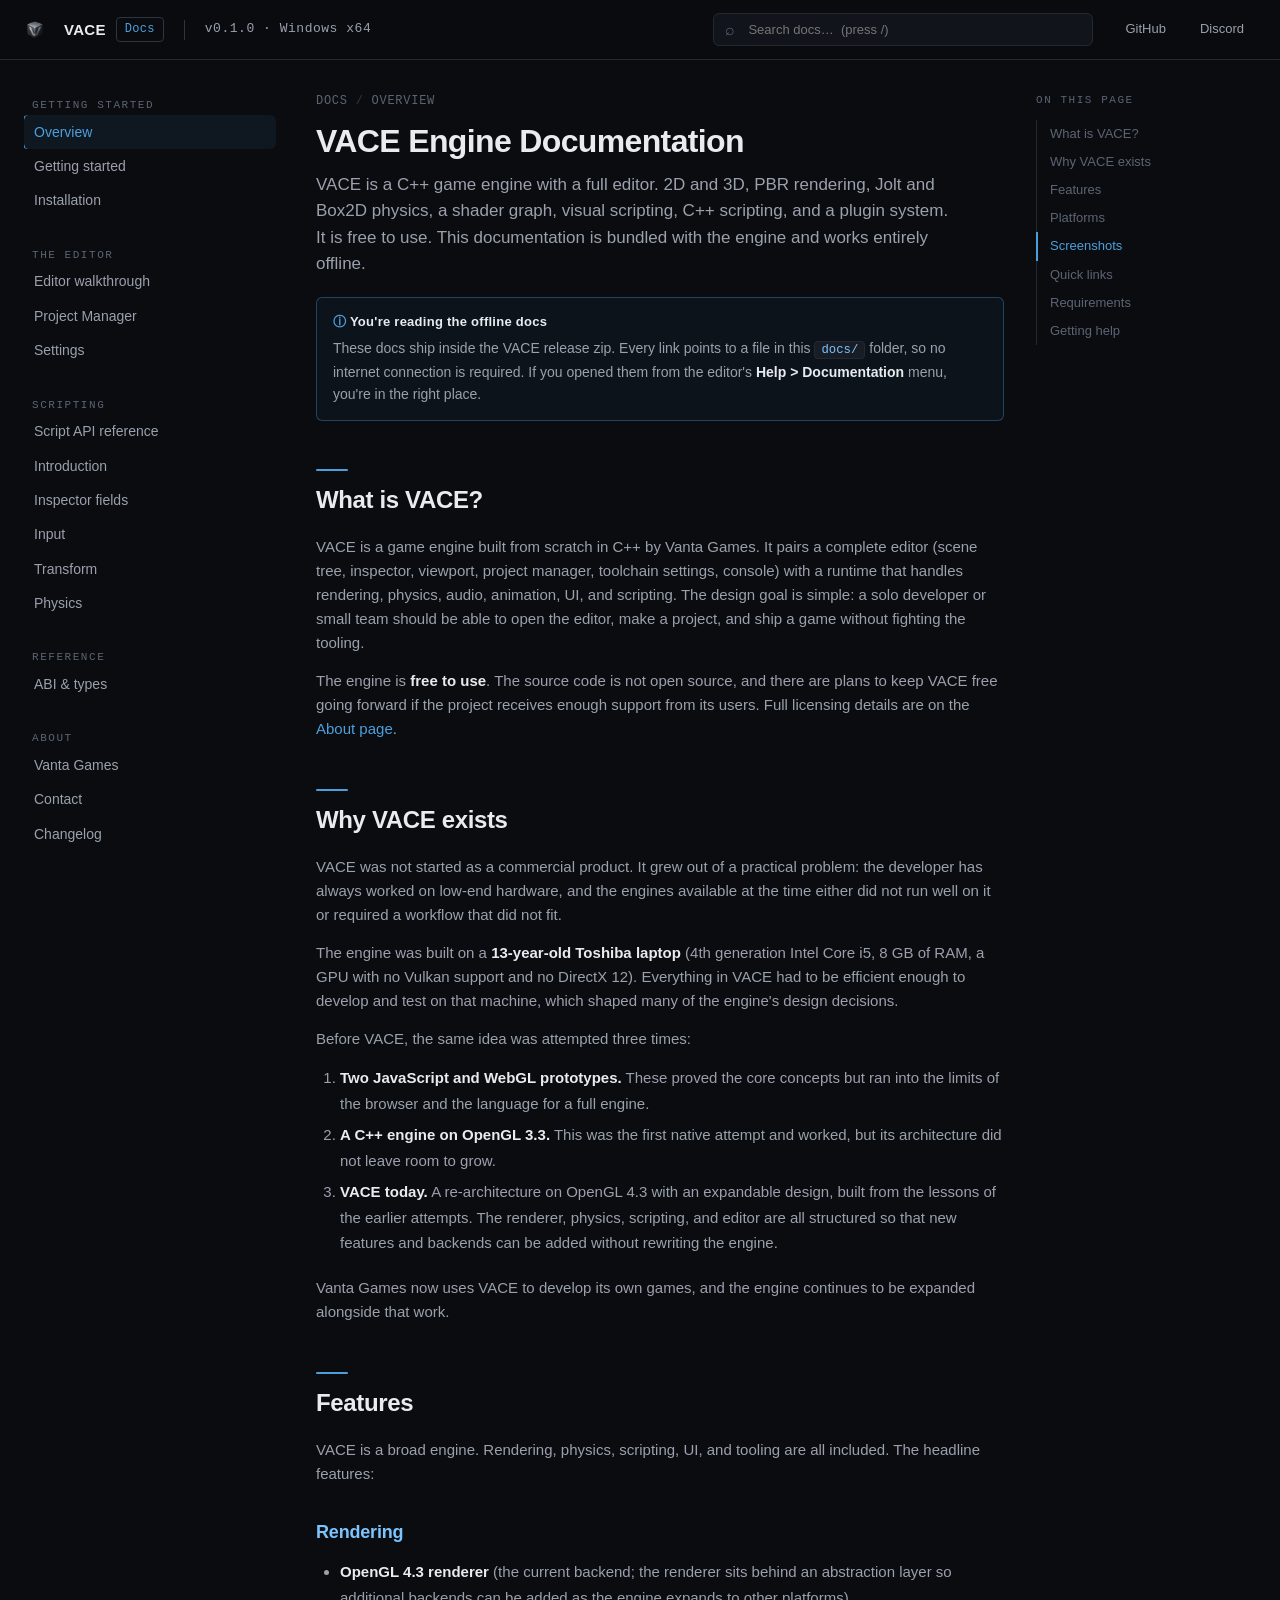
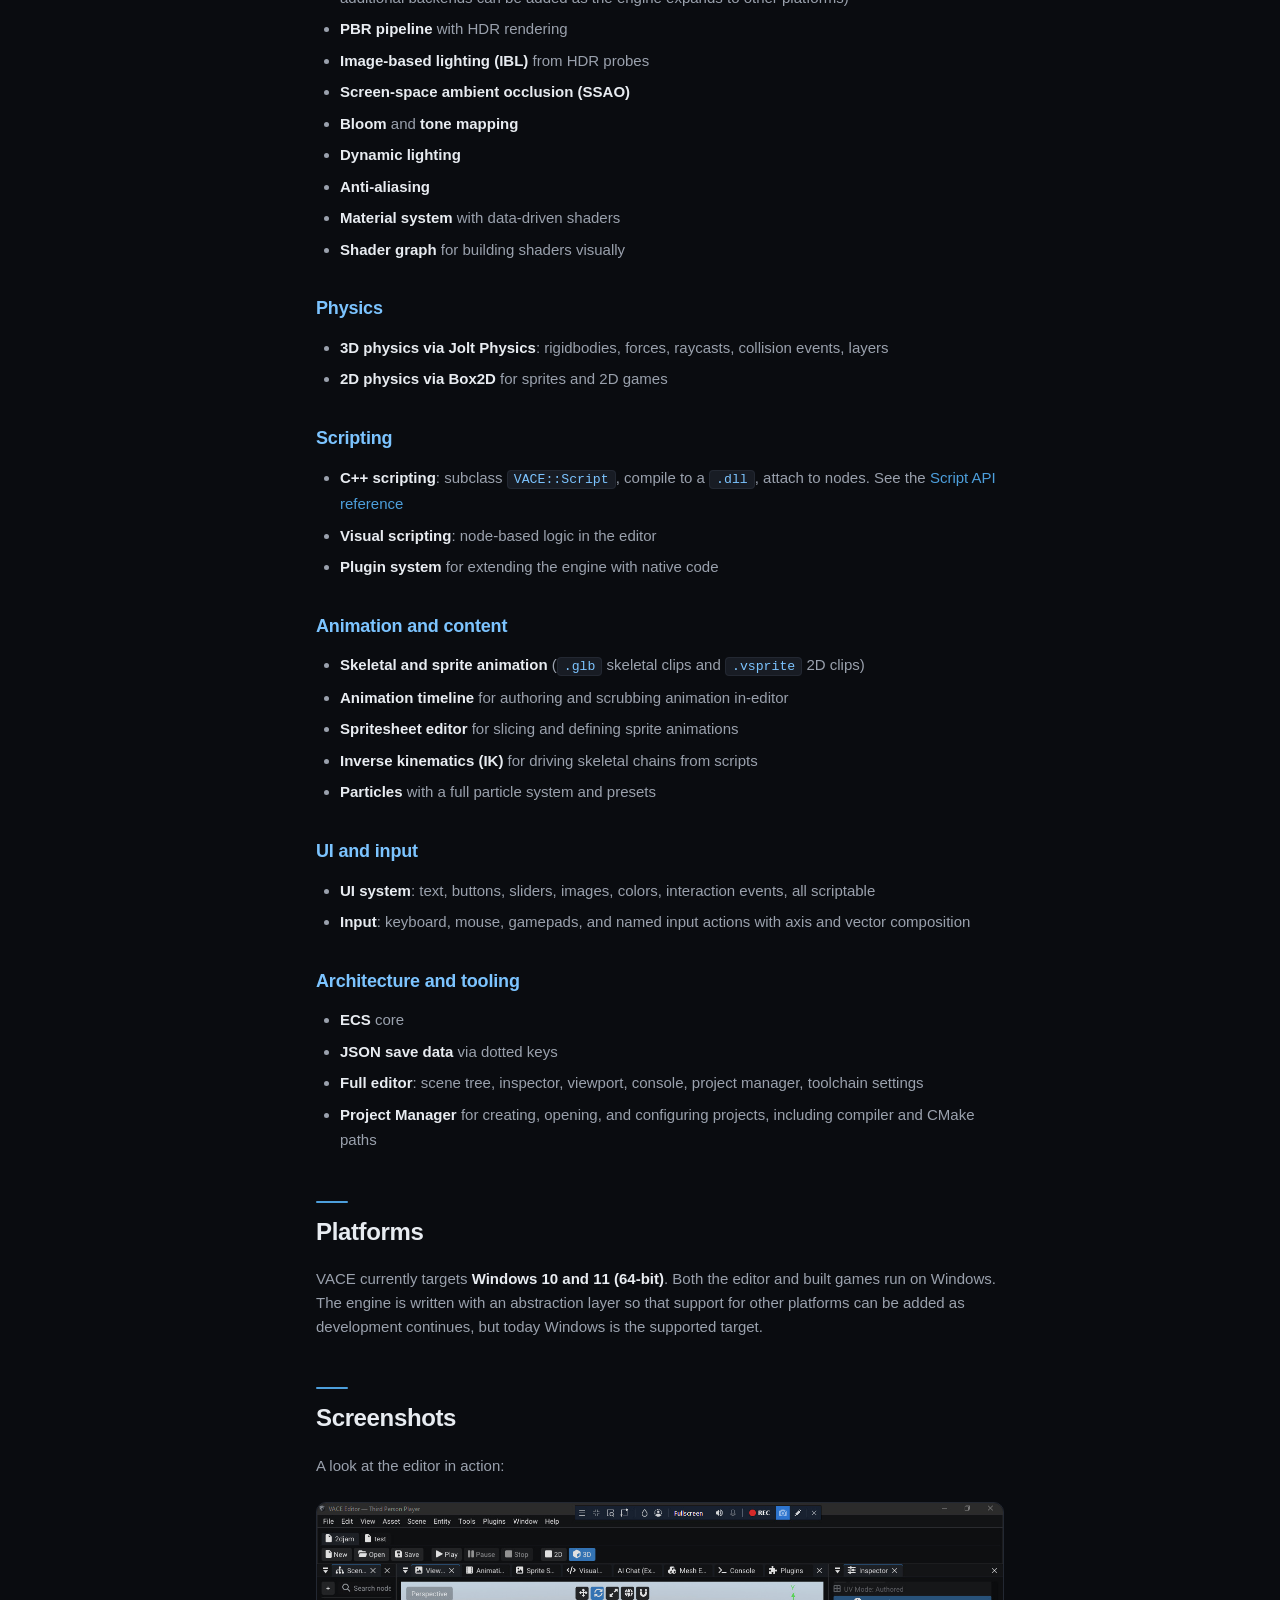
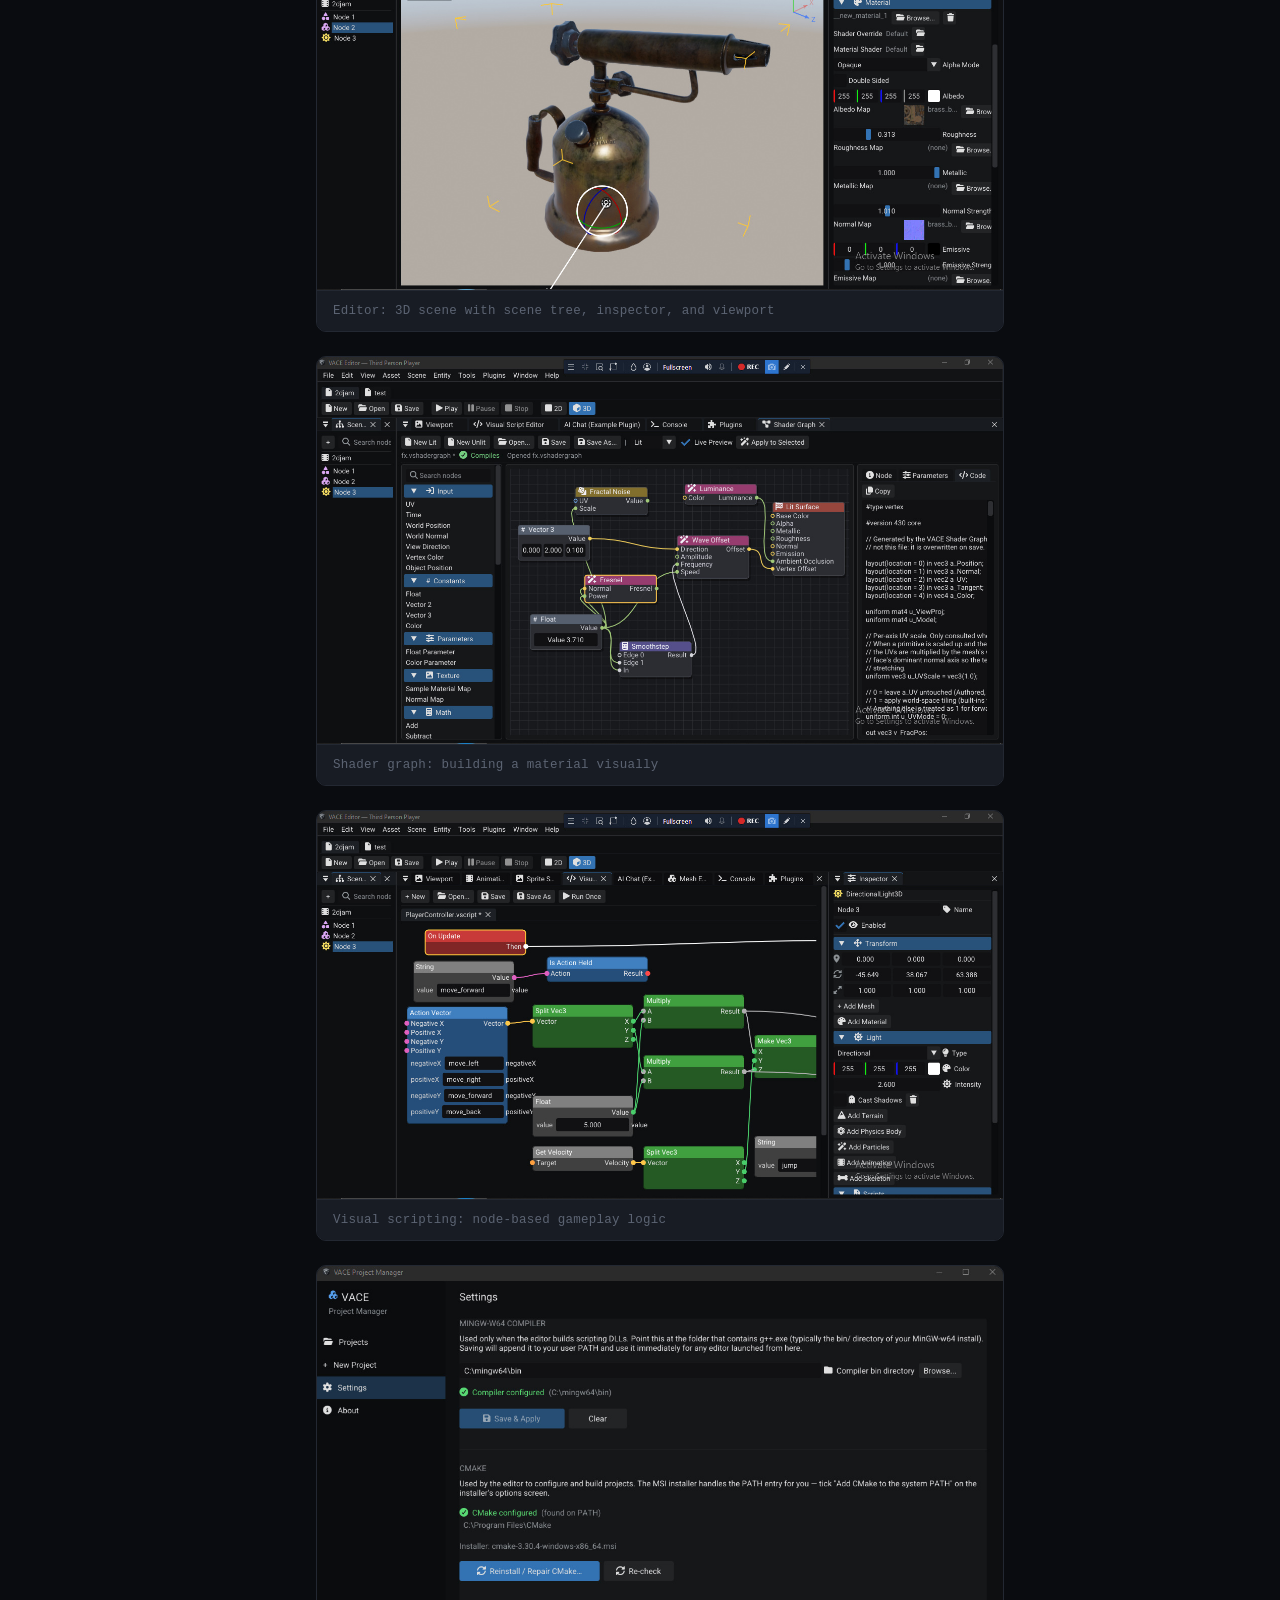
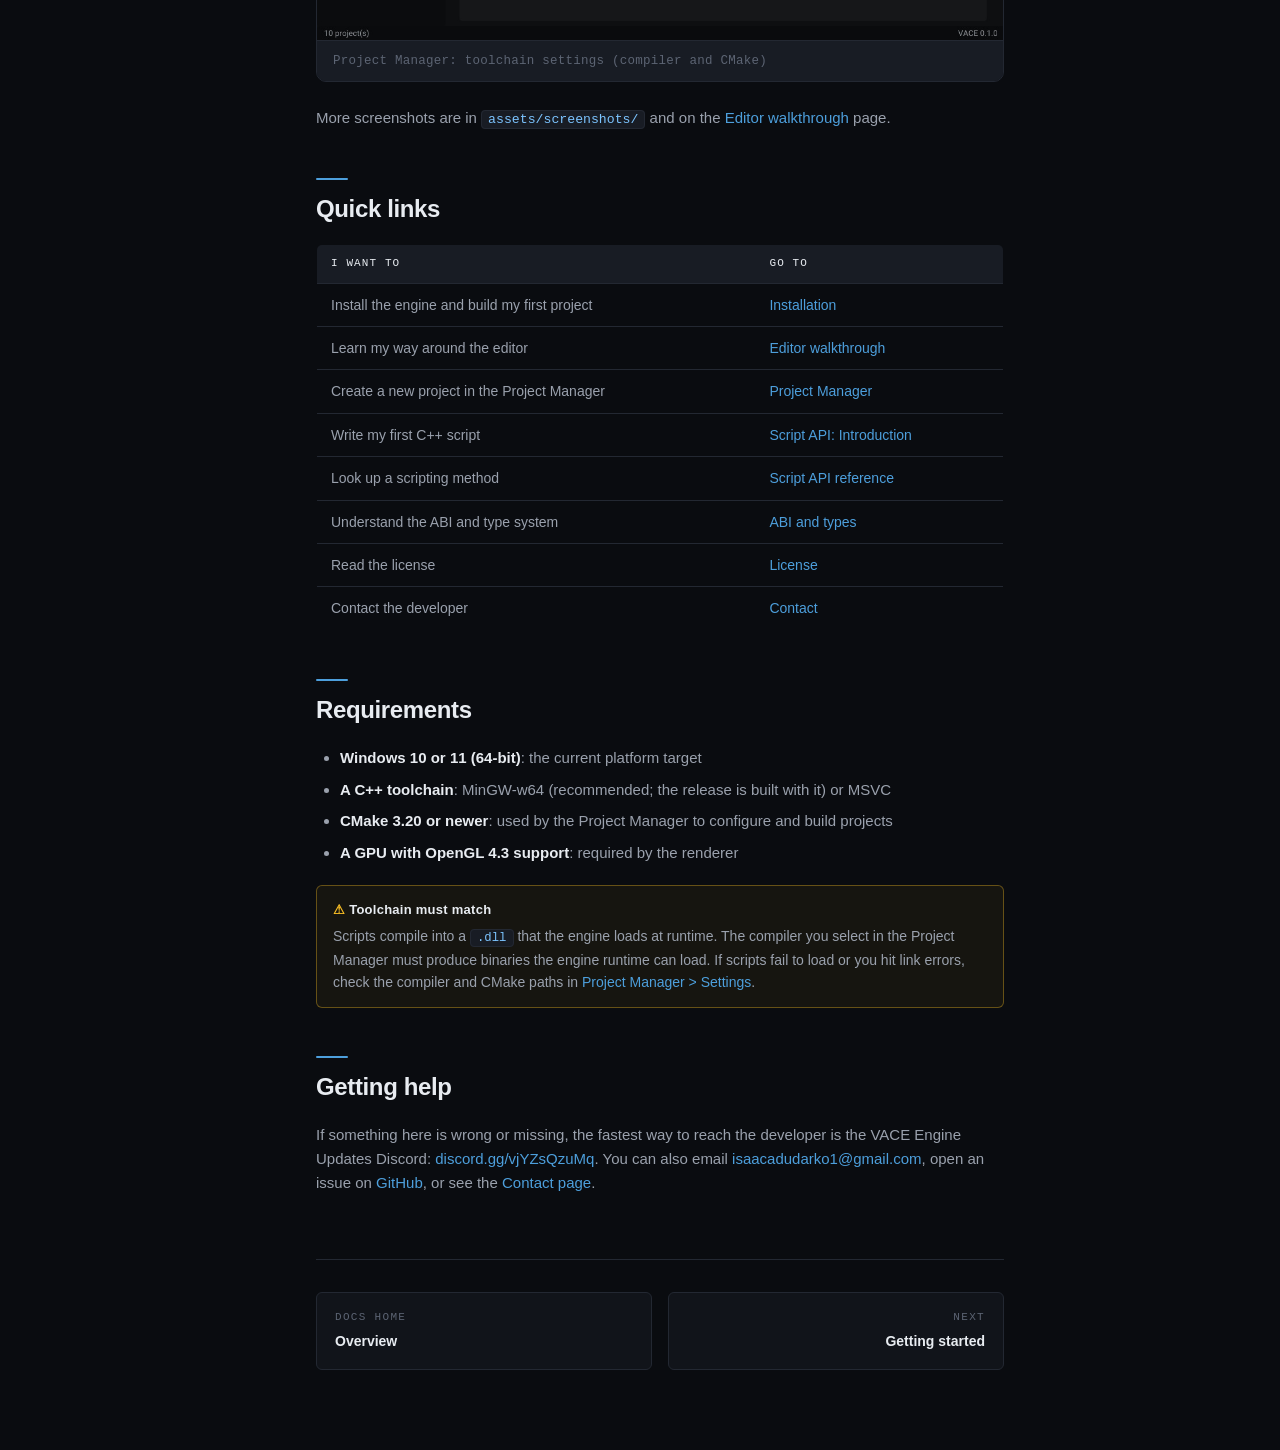
<file: docs/index.html>
<!DOCTYPE html>
<html lang="en">
<head>
  <meta charset="UTF-8" />
  <meta name="viewport" content="width=device-width, initial-scale=1.0" />
  <title>VACE Docs — Vanta Games</title>
  <meta name="description" content="Documentation for the VACE Engine. 2D/3D C++ game engine with editor, PBR rendering, Jolt + Box2D physics, shader graph, visual scripting." />
  <link rel="stylesheet" href="assets/docs.css" />
</head>
<body>

  <!-- ============ HEADER ============ -->
  <header class="doc-header">
    <div class="doc-header__inner">
      <button class="doc-header__toggle" id="docToggle" aria-label="Toggle navigation">☰</button>

      <a href="index.html" class="doc-header__brand">
        <img src="assets/img/vace-logo.png" alt="" width="22" height="22" style="display:inline-block;vertical-align:middle;margin-right:8px;" />
        VACE <span class="doc-header__brand-badge">Docs</span>
      </a>

      <span class="doc-header__sep"></span>
      <span class="doc-header__title">v0.1.0 · Windows x64</span>

      <div class="doc-header__search">
        <input type="search" placeholder="Search docs…  (press /)" aria-label="Search documentation" />
      </div>

      <div class="doc-header__actions">
        <a href="https://github.com/IsaacAduDarko" class="doc-header__link">GitHub</a>
        <a href="https://discord.gg/vjYZsQzuMq" class="doc-header__link">Discord</a>
      </div>
    </div>
  </header>

  <div class="doc-backdrop" id="docBackdrop"></div>

  <!-- ============ LAYOUT ============ -->
  <div class="doc-layout">

    <!-- ============ SIDEBAR ============ -->
    <aside class="doc-sidebar" id="docSidebar">
      <div class="doc-sidebar__group">
        <span class="doc-sidebar__label">Getting Started</span>
        <a class="doc-sidebar__link is-active" href="index.html">Overview</a>
        <a class="doc-sidebar__link" href="getting-started.html">Getting started</a>
        <a class="doc-sidebar__link" href="installation.html">Installation</a>
      </div>

      <div class="doc-sidebar__group">
        <span class="doc-sidebar__label">The Editor</span>
        <a class="doc-sidebar__link" href="editor.html">Editor walkthrough</a>
        <a class="doc-sidebar__link" href="editor.html#project-manager">Project Manager</a>
        <a class="doc-sidebar__link" href="editor.html#settings">Settings</a>
      </div>

      <div class="doc-sidebar__group">
        <span class="doc-sidebar__label">Scripting</span>
        <a class="doc-sidebar__link" href="scripting.html">Script API reference</a>
        <a class="doc-sidebar__link" href="scripting.html#intro">Introduction</a>
        <a class="doc-sidebar__link" href="scripting.html#fields">Inspector fields</a>
        <a class="doc-sidebar__link" href="scripting.html#input">Input</a>
        <a class="doc-sidebar__link" href="scripting.html#transform">Transform</a>
        <a class="doc-sidebar__link" href="scripting.html#physics">Physics</a>
      </div>

      <div class="doc-sidebar__group">
        <span class="doc-sidebar__label">Reference</span>
        <a class="doc-sidebar__link" href="abi.html">ABI &amp; types</a>
      </div>

      <div class="doc-sidebar__group">
        <span class="doc-sidebar__label">About</span>
        <a class="doc-sidebar__link" href="about.html">Vanta Games</a>
        <a class="doc-sidebar__link" href="about.html#contact">Contact</a>
        <a class="doc-sidebar__link" href="about.html#changelog">Changelog</a>
      </div>
    </aside>

    <!-- ============ MAIN ============ -->
    <main class="doc-content" id="docContent">

      <nav class="doc-breadcrumb">
        <a href="index.html">Docs</a>
        <span class="doc-breadcrumb__sep">/</span>
        <span>Overview</span>
      </nav>

      <h1>VACE Engine Documentation</h1>

      <p class="doc-lede">
        VACE is a C++ game engine with a full editor. 2D and 3D, PBR rendering,
        Jolt and Box2D physics, a shader graph, visual scripting, C++ scripting, and
        a plugin system. It is free to use. This documentation is bundled with the
        engine and works entirely offline.
      </p>

      <div class="doc-callout doc-callout--info">
        <div class="doc-callout__body">
          <span class="doc-callout__title">You're reading the offline docs</span>
          <p>
            These docs ship inside the VACE release zip. Every link points to a file
            in this <code>docs/</code> folder, so no internet connection is required.
            If you opened them from the editor's <strong>Help &gt; Documentation</strong>
            menu, you're in the right place.
          </p>
        </div>
      </div>

      <h2 id="what-is-vace">What is VACE?</h2>

      <p>
        VACE is a game engine built from scratch in C++ by Vanta Games. It pairs a
        complete editor (scene tree, inspector, viewport, project manager, toolchain
        settings, console) with a runtime that handles rendering, physics, audio,
        animation, UI, and scripting. The design goal is simple: a solo developer or
        small team should be able to open the editor, make a project, and ship a game
        without fighting the tooling.
      </p>

      <p>
        The engine is <strong>free to use</strong>. The source code is not open source,
        and there are plans to keep VACE free going forward if the project receives
        enough support from its users. Full licensing details are on the
        <a href="about.html#license">About page</a>.
      </p>

      <h2 id="why-vace">Why VACE exists</h2>

      <p>
        VACE was not started as a commercial product. It grew out of a practical
        problem: the developer has always worked on low-end hardware, and the engines
        available at the time either did not run well on it or required a workflow
        that did not fit.
      </p>

      <p>
        The engine was built on a <strong>13-year-old Toshiba laptop</strong> (4th
        generation Intel Core i5, 8 GB of RAM, a GPU with no Vulkan support and no
        DirectX 12). Everything in VACE had to be efficient enough to develop and
        test on that machine, which shaped many of the engine's design decisions.
      </p>

      <p>
        Before VACE, the same idea was attempted three times:
      </p>

      <ol>
        <li><strong>Two JavaScript and WebGL prototypes.</strong> These proved the core concepts but ran into the limits of the browser and the language for a full engine.</li>
        <li><strong>A C++ engine on OpenGL 3.3.</strong> This was the first native attempt and worked, but its architecture did not leave room to grow.</li>
        <li><strong>VACE today.</strong> A re-architecture on OpenGL 4.3 with an expandable design, built from the lessons of the earlier attempts. The renderer, physics, scripting, and editor are all structured so that new features and backends can be added without rewriting the engine.</li>
      </ol>

      <p>
        Vanta Games now uses VACE to develop its own games, and the engine continues
        to be expanded alongside that work.
      </p>

      <h2 id="features">Features</h2>

      <p>
        VACE is a broad engine. Rendering, physics, scripting, UI, and tooling are all
        included. The headline features:
      </p>

      <h3>Rendering</h3>
      <ul>
        <li><strong>OpenGL 4.3 renderer</strong> (the current backend; the renderer sits behind an abstraction layer so additional backends can be added as the engine expands to other platforms)</li>
        <li><strong>PBR pipeline</strong> with HDR rendering</li>
        <li><strong>Image-based lighting (IBL)</strong> from HDR probes</li>
        <li><strong>Screen-space ambient occlusion (SSAO)</strong></li>
        <li><strong>Bloom</strong> and <strong>tone mapping</strong></li>
        <li><strong>Dynamic lighting</strong></li>
        <li><strong>Anti-aliasing</strong></li>
        <li><strong>Material system</strong> with data-driven shaders</li>
        <li><strong>Shader graph</strong> for building shaders visually</li>
      </ul>

      <h3>Physics</h3>
      <ul>
        <li><strong>3D physics via Jolt Physics</strong>: rigidbodies, forces, raycasts, collision events, layers</li>
        <li><strong>2D physics via Box2D</strong> for sprites and 2D games</li>
      </ul>

      <h3>Scripting</h3>
      <ul>
        <li><strong>C++ scripting</strong>: subclass <code>VACE::Script</code>, compile to a <code>.dll</code>, attach to nodes. See the <a href="scripting.html">Script API reference</a></li>
        <li><strong>Visual scripting</strong>: node-based logic in the editor</li>
        <li><strong>Plugin system</strong> for extending the engine with native code</li>
      </ul>

      <h3>Animation and content</h3>
      <ul>
        <li><strong>Skeletal and sprite animation</strong> (<code>.glb</code> skeletal clips and <code>.vsprite</code> 2D clips)</li>
        <li><strong>Animation timeline</strong> for authoring and scrubbing animation in-editor</li>
        <li><strong>Spritesheet editor</strong> for slicing and defining sprite animations</li>
        <li><strong>Inverse kinematics (IK)</strong> for driving skeletal chains from scripts</li>
        <li><strong>Particles</strong> with a full particle system and presets</li>
      </ul>

      <h3>UI and input</h3>
      <ul>
        <li><strong>UI system</strong>: text, buttons, sliders, images, colors, interaction events, all scriptable</li>
        <li><strong>Input</strong>: keyboard, mouse, gamepads, and named input actions with axis and vector composition</li>
      </ul>

      <h3>Architecture and tooling</h3>
      <ul>
        <li><strong>ECS</strong> core</li>
        <li><strong>JSON save data</strong> via dotted keys</li>
        <li><strong>Full editor</strong>: scene tree, inspector, viewport, console, project manager, toolchain settings</li>
        <li><strong>Project Manager</strong> for creating, opening, and configuring projects, including compiler and CMake paths</li>
      </ul>

      <h2 id="platforms">Platforms</h2>

      <p>
        VACE currently targets <strong>Windows 10 and 11 (64-bit)</strong>. Both the
        editor and built games run on Windows. The engine is written with an abstraction
        layer so that support for other platforms can be added as development continues,
        but today Windows is the supported target.
      </p>

      <h2 id="gallery">Screenshots</h2>

      <p>A look at the editor in action:</p>

      <figure class="doc-shot">
        <img src="assets/screenshots/editor-scene.jpg" alt="VACE editor with a 3D scene open" />
        <figcaption>Editor: 3D scene with scene tree, inspector, and viewport</figcaption>
      </figure>

      <figure class="doc-shot">
        <img src="assets/screenshots/editor-shadergraph.jpg" alt="VACE shader graph editor" />
        <figcaption>Shader graph: building a material visually</figcaption>
      </figure>

      <figure class="doc-shot">
        <img src="assets/screenshots/editor-visual-script.jpg" alt="VACE visual scripting graph" />
        <figcaption>Visual scripting: node-based gameplay logic</figcaption>
      </figure>

      <figure class="doc-shot">
        <img src="assets/screenshots/pm-settings.jpg" alt="VACE Project Manager settings page" />
        <figcaption>Project Manager: toolchain settings (compiler and CMake)</figcaption>
      </figure>

      <p>
        More screenshots are in <code>assets/screenshots/</code> and on the
        <a href="editor.html">Editor walkthrough</a> page.
      </p>

      <h2 id="quick-links">Quick links</h2>

      <table class="doc-table">
        <thead>
          <tr><th>I want to</th><th>Go to</th></tr>
        </thead>
        <tbody>
          <tr><td>Install the engine and build my first project</td><td><a href="installation.html">Installation</a></td></tr>
          <tr><td>Learn my way around the editor</td><td><a href="editor.html">Editor walkthrough</a></td></tr>
          <tr><td>Create a new project in the Project Manager</td><td><a href="editor.html#project-manager">Project Manager</a></td></tr>
          <tr><td>Write my first C++ script</td><td><a href="scripting.html#intro">Script API: Introduction</a></td></tr>
          <tr><td>Look up a scripting method</td><td><a href="scripting.html">Script API reference</a></td></tr>
          <tr><td>Understand the ABI and type system</td><td><a href="abi.html">ABI and types</a></td></tr>
          <tr><td>Read the license</td><td><a href="about.html#license">License</a></td></tr>
          <tr><td>Contact the developer</td><td><a href="about.html#contact">Contact</a></td></tr>
        </tbody>
      </table>

      <h2 id="requirements">Requirements</h2>

      <ul>
        <li><strong>Windows 10 or 11 (64-bit)</strong>: the current platform target</li>
        <li><strong>A C++ toolchain</strong>: MinGW-w64 (recommended; the release is built with it) or MSVC</li>
        <li><strong>CMake 3.20 or newer</strong>: used by the Project Manager to configure and build projects</li>
        <li><strong>A GPU with OpenGL 4.3 support</strong>: required by the renderer</li>
      </ul>

      <div class="doc-callout doc-callout--warn">
        <div class="doc-callout__body">
          <span class="doc-callout__title">Toolchain must match</span>
          <p>
            Scripts compile into a <code>.dll</code> that the engine loads at runtime.
            The compiler you select in the Project Manager must produce binaries the
            engine runtime can load. If scripts fail to load or you hit link errors,
            check the compiler and CMake paths in
            <a href="editor.html#settings">Project Manager &gt; Settings</a>.
          </p>
        </div>
      </div>

      <h2 id="getting-help">Getting help</h2>

      <p>
        If something here is wrong or missing, the fastest way to reach the developer
        is the VACE Engine Updates Discord:
        <a href="https://discord.gg/vjYZsQzuMq">discord.gg/vjYZsQzuMq</a>.
        You can also email
        <a href="mailto:isaacadudarko1@gmail.com">isaacadudarko1@gmail.com</a>,
        open an issue on <a href="https://github.com/IsaacAduDarko">GitHub</a>,
        or see the <a href="about.html#contact">Contact page</a>.
      </p>

      <!-- ============ PAGINATION ============ -->
      <nav class="doc-pagination">
        <a href="index.html" class="doc-pagination__prev">
          <span class="doc-pagination__label">Docs home</span>
          <span class="doc-pagination__title">Overview</span>
        </a>
        <a href="getting-started.html" class="doc-pagination__next">
          <span class="doc-pagination__label">Next</span>
          <span class="doc-pagination__title">Getting started</span>
        </a>
      </nav>

    </main>

    <!-- ============ TOC ============ -->
    <aside class="doc-toc" id="docToc">
      <div class="doc-toc__label">On this page</div>
      <nav class="doc-toc__list" id="docTocList"></nav>
    </aside>

  </div>

  <button class="doc-top" id="docTop" title="Back to top">↑</button>

  <script src="assets/docs.js"></script>
</body>
</html>
</file>
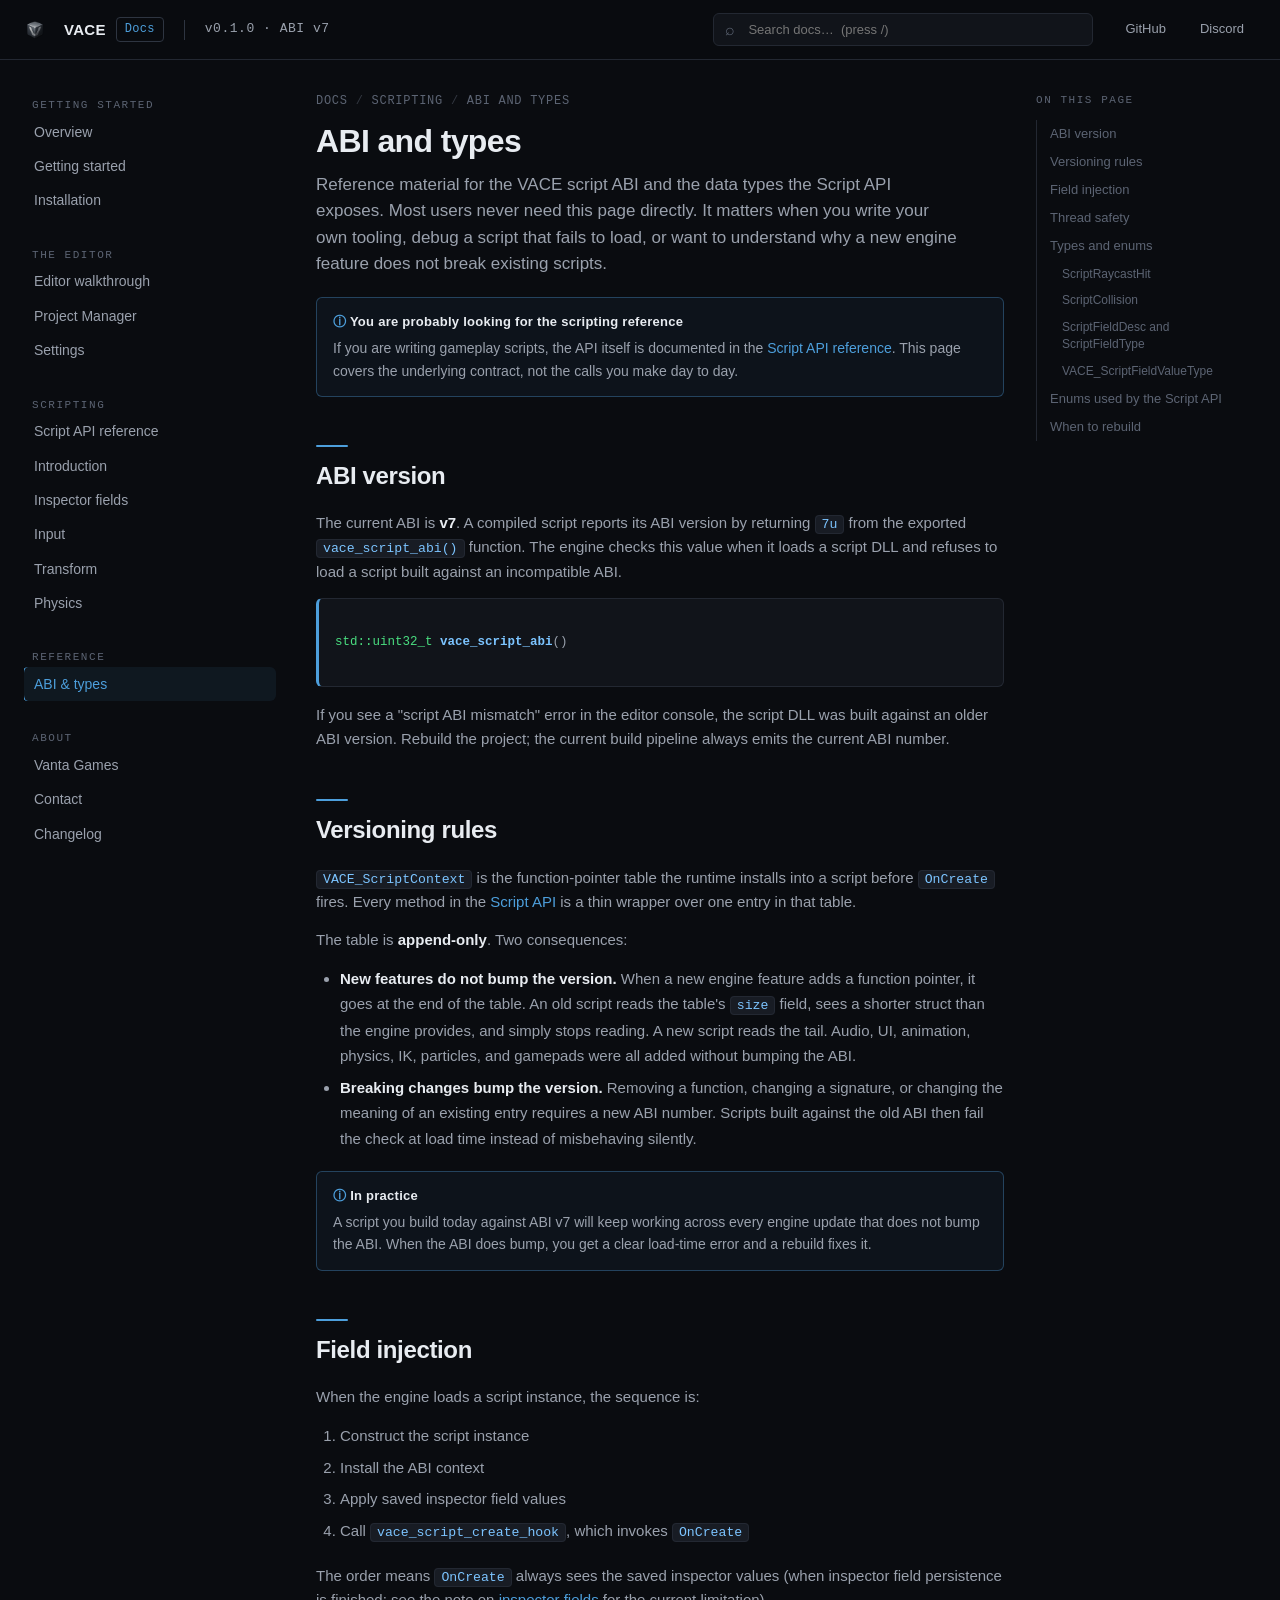
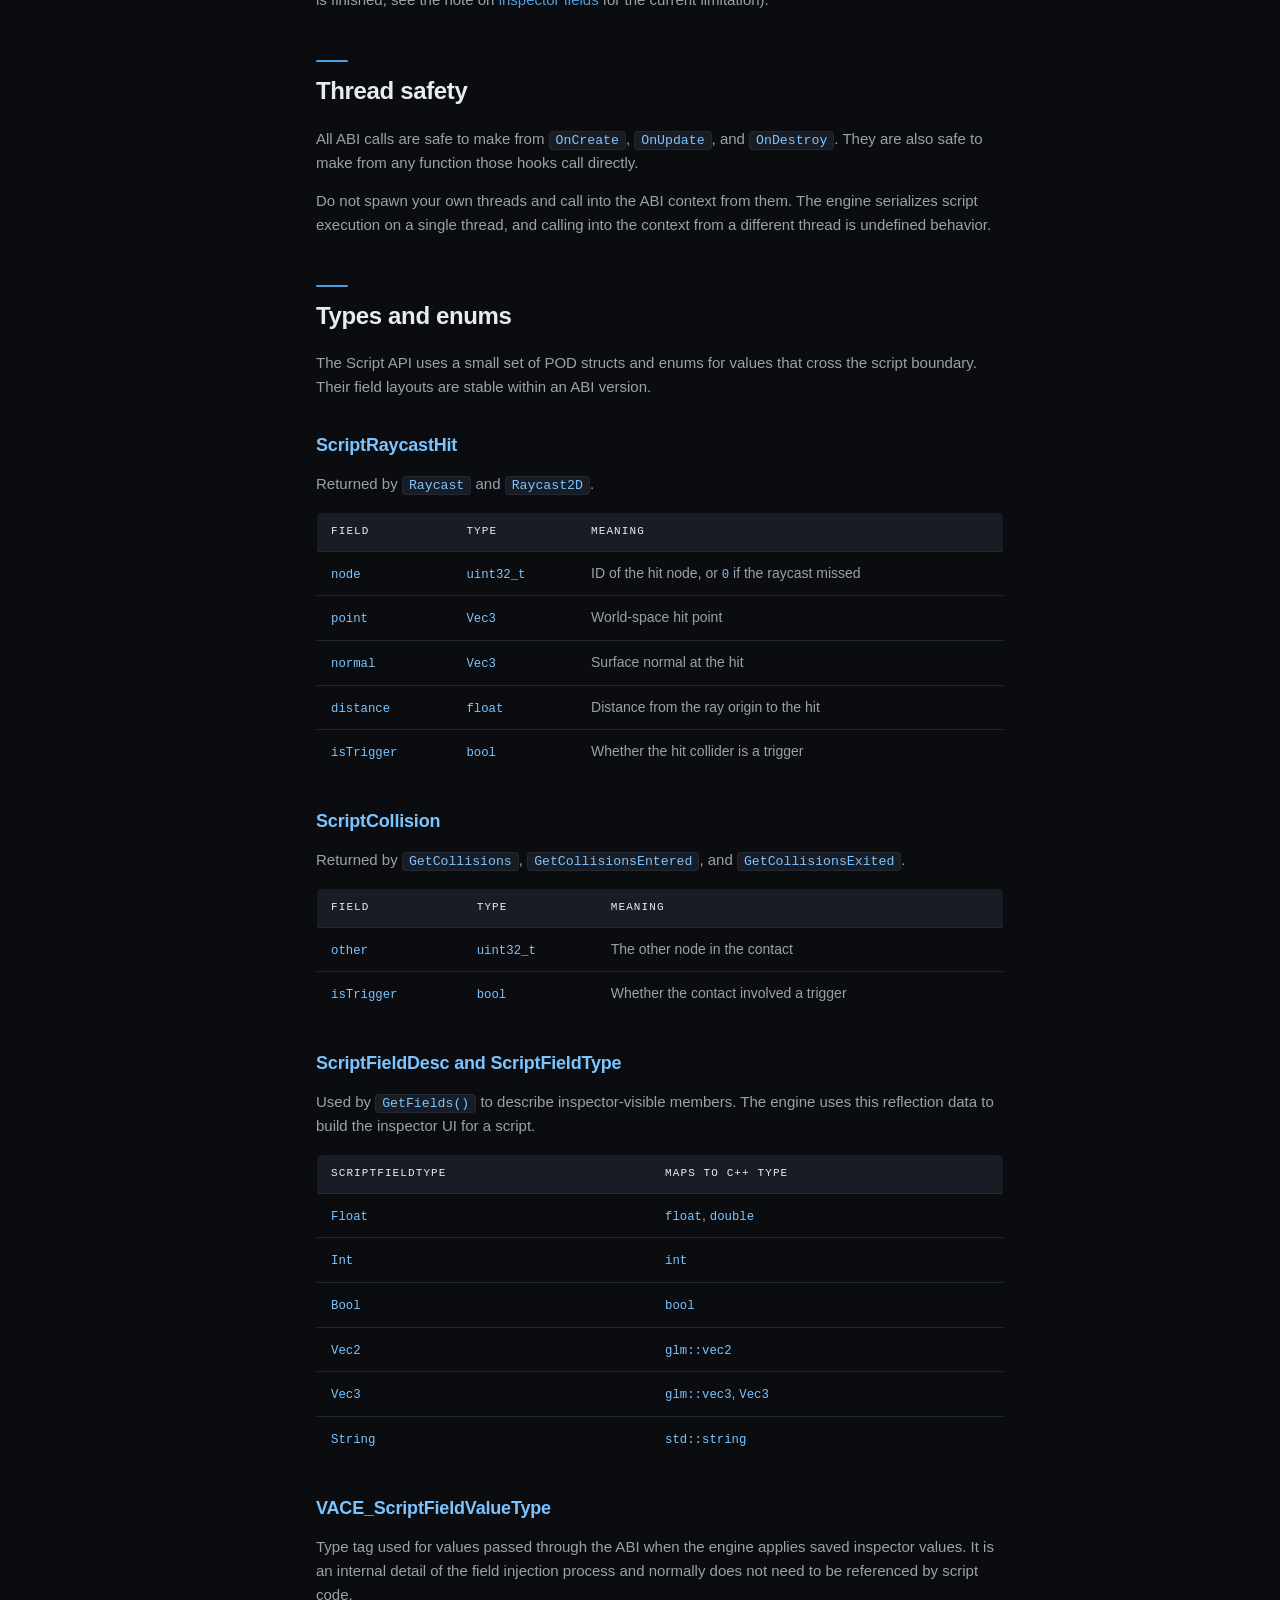
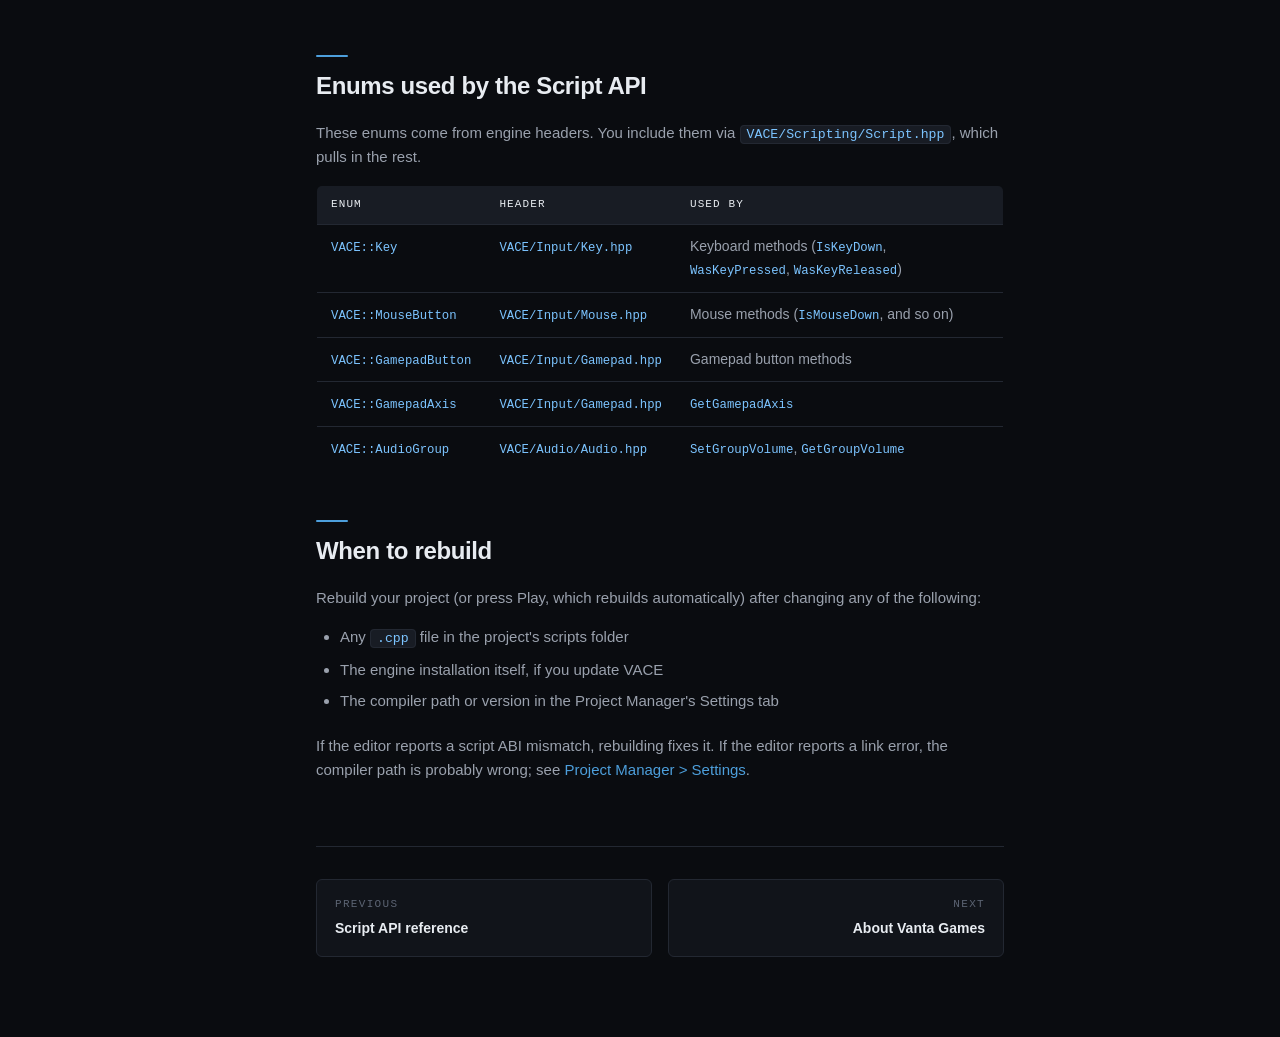
<file: docs/abi.html>
<!DOCTYPE html>
<html lang="en">
<head>
  <meta charset="UTF-8" />
  <meta name="viewport" content="width=device-width, initial-scale=1.0" />
  <title>ABI and types — VACE Docs</title>
  <meta name="description" content="Reference for the VACE script ABI: version, versioning rules, thread safety, and the types and enums used by the Script API." />
  <link rel="stylesheet" href="assets/docs.css" />
</head>
<body>

  <!-- ============ HEADER ============ -->
  <header class="doc-header">
    <div class="doc-header__inner">
      <button class="doc-header__toggle" id="docToggle" aria-label="Toggle navigation">☰</button>

      <a href="index.html" class="doc-header__brand">
        <img src="assets/img/vace-logo.png" alt="" width="22" height="22" style="display:inline-block;vertical-align:middle;margin-right:8px;" />
        VACE <span class="doc-header__brand-badge">Docs</span>
      </a>

      <span class="doc-header__sep"></span>
      <span class="doc-header__title">v0.1.0 · ABI v7</span>

      <div class="doc-header__search">
        <input type="search" placeholder="Search docs…  (press /)" aria-label="Search documentation" />
      </div>

      <div class="doc-header__actions">
        <a href="https://github.com/IsaacAduDarko" class="doc-header__link">GitHub</a>
        <a href="https://discord.gg/vjYZsQzuMq" class="doc-header__link">Discord</a>
      </div>
    </div>
  </header>

  <div class="doc-backdrop" id="docBackdrop"></div>

  <!-- ============ LAYOUT ============ -->
  <div class="doc-layout">

    <!-- ============ SIDEBAR ============ -->
    <aside class="doc-sidebar" id="docSidebar">
      <div class="doc-sidebar__group">
        <span class="doc-sidebar__label">Getting Started</span>
        <a class="doc-sidebar__link" href="index.html">Overview</a>
        <a class="doc-sidebar__link" href="getting-started.html">Getting started</a>
        <a class="doc-sidebar__link" href="installation.html">Installation</a>
      </div>

      <div class="doc-sidebar__group">
        <span class="doc-sidebar__label">The Editor</span>
        <a class="doc-sidebar__link" href="editor.html">Editor walkthrough</a>
        <a class="doc-sidebar__link" href="editor.html#project-manager">Project Manager</a>
        <a class="doc-sidebar__link" href="editor.html#settings">Settings</a>
      </div>

      <div class="doc-sidebar__group">
        <span class="doc-sidebar__label">Scripting</span>
        <a class="doc-sidebar__link" href="scripting.html">Script API reference</a>
        <a class="doc-sidebar__link" href="scripting.html#intro">Introduction</a>
        <a class="doc-sidebar__link" href="scripting.html#fields">Inspector fields</a>
        <a class="doc-sidebar__link" href="scripting.html#input">Input</a>
        <a class="doc-sidebar__link" href="scripting.html#transform">Transform</a>
        <a class="doc-sidebar__link" href="scripting.html#physics">Physics</a>
      </div>

      <div class="doc-sidebar__group">
        <span class="doc-sidebar__label">Reference</span>
        <a class="doc-sidebar__link is-active" href="abi.html">ABI &amp; types</a>
      </div>

      <div class="doc-sidebar__group">
        <span class="doc-sidebar__label">About</span>
        <a class="doc-sidebar__link" href="about.html">Vanta Games</a>
        <a class="doc-sidebar__link" href="about.html#contact">Contact</a>
        <a class="doc-sidebar__link" href="about.html#changelog">Changelog</a>
      </div>
    </aside>

    <!-- ============ MAIN ============ -->
    <main class="doc-content" id="docContent">

      <nav class="doc-breadcrumb">
        <a href="index.html">Docs</a>
        <span class="doc-breadcrumb__sep">/</span>
        <a href="scripting.html">Scripting</a>
        <span class="doc-breadcrumb__sep">/</span>
        <span>ABI and types</span>
      </nav>

      <h1>ABI and types</h1>

      <p class="doc-lede">
        Reference material for the VACE script ABI and the data types the Script API
        exposes. Most users never need this page directly. It matters when you write
        your own tooling, debug a script that fails to load, or want to understand why
        a new engine feature does not break existing scripts.
      </p>

      <div class="doc-callout doc-callout--info">
        <div class="doc-callout__body">
          <span class="doc-callout__title">You are probably looking for the scripting reference</span>
          <p>
            If you are writing gameplay scripts, the API itself is documented in the
            <a href="scripting.html">Script API reference</a>. This page covers the
            underlying contract, not the calls you make day to day.
          </p>
        </div>
      </div>

      <!-- ============================================================ -->
      <h2 id="abi-version">ABI version</h2>

      <p>
        The current ABI is <strong>v7</strong>. A compiled script reports its ABI
        version by returning <code>7u</code> from the exported
        <code>vace_script_abi()</code> function. The engine checks this value when it
        loads a script DLL and refuses to load a script built against an incompatible
        ABI.
      </p>

      <div class="doc-sig">
<span class="ret">std::uint32_t</span> <span class="name">vace_script_abi</span><span class="args">()</span>
      </div>

      <p>
        If you see a "script ABI mismatch" error in the editor console, the script DLL
        was built against an older ABI version. Rebuild the project; the current build
        pipeline always emits the current ABI number.
      </p>

      <!-- ============================================================ -->
      <h2 id="versioning">Versioning rules</h2>

      <p>
        <code>VACE_ScriptContext</code> is the function-pointer table the runtime
        installs into a script before <code>OnCreate</code> fires. Every method in
        the <a href="scripting.html">Script API</a> is a thin wrapper over one entry
        in that table.
      </p>

      <p>
        The table is <strong>append-only</strong>. Two consequences:
      </p>

      <ul>
        <li>
          <strong>New features do not bump the version.</strong> When a new engine
          feature adds a function pointer, it goes at the end of the table. An old
          script reads the table's <code>size</code> field, sees a shorter struct than
          the engine provides, and simply stops reading. A new script reads the tail.
          Audio, UI, animation, physics, IK, particles, and gamepads were all added
          without bumping the ABI.
        </li>
        <li>
          <strong>Breaking changes bump the version.</strong> Removing a function,
          changing a signature, or changing the meaning of an existing entry requires a
          new ABI number. Scripts built against the old ABI then fail the check at load
          time instead of misbehaving silently.
        </li>
      </ul>

      <div class="doc-callout doc-callout--info">
        <div class="doc-callout__body">
          <span class="doc-callout__title">In practice</span>
          <p>
            A script you build today against ABI v7 will keep working across every
            engine update that does not bump the ABI. When the ABI does bump, you get a
            clear load-time error and a rebuild fixes it.
          </p>
        </div>
      </div>

      <!-- ============================================================ -->
      <h2 id="field-injection">Field injection</h2>

      <p>
        When the engine loads a script instance, the sequence is:
      </p>

      <ol>
        <li>Construct the script instance</li>
        <li>Install the ABI context</li>
        <li>Apply saved inspector field values</li>
        <li>Call <code>vace_script_create_hook</code>, which invokes <code>OnCreate</code></li>
      </ol>

      <p>
        The order means <code>OnCreate</code> always sees the saved inspector values
        (when inspector field persistence is finished; see the note on
        <a href="scripting.html#fields">inspector fields</a> for the current
        limitation).
      </p>

      <!-- ============================================================ -->
      <h2 id="thread-safety">Thread safety</h2>

      <p>
        All ABI calls are safe to make from <code>OnCreate</code>, <code>OnUpdate</code>,
        and <code>OnDestroy</code>. They are also safe to make from any function those
        hooks call directly.
      </p>

      <p>
        Do not spawn your own threads and call into the ABI context from them. The
        engine serializes script execution on a single thread, and calling into the
        context from a different thread is undefined behavior.
      </p>

      <!-- ============================================================ -->
      <h2 id="types">Types and enums</h2>

      <p>
        The Script API uses a small set of POD structs and enums for values that cross
        the script boundary. Their field layouts are stable within an ABI version.
      </p>

      <h3 id="script-raycast-hit">ScriptRaycastHit</h3>

      <p>Returned by <code>Raycast</code> and <code>Raycast2D</code>.</p>

      <table class="doc-table">
        <thead>
          <tr><th>Field</th><th>Type</th><th>Meaning</th></tr>
        </thead>
        <tbody>
          <tr><td><code>node</code></td><td><code>uint32_t</code></td><td>ID of the hit node, or <code>0</code> if the raycast missed</td></tr>
          <tr><td><code>point</code></td><td><code>Vec3</code></td><td>World-space hit point</td></tr>
          <tr><td><code>normal</code></td><td><code>Vec3</code></td><td>Surface normal at the hit</td></tr>
          <tr><td><code>distance</code></td><td><code>float</code></td><td>Distance from the ray origin to the hit</td></tr>
          <tr><td><code>isTrigger</code></td><td><code>bool</code></td><td>Whether the hit collider is a trigger</td></tr>
        </tbody>
      </table>

      <h3 id="script-collision">ScriptCollision</h3>

      <p>
        Returned by <code>GetCollisions</code>, <code>GetCollisionsEntered</code>, and
        <code>GetCollisionsExited</code>.
      </p>

      <table class="doc-table">
        <thead>
          <tr><th>Field</th><th>Type</th><th>Meaning</th></tr>
        </thead>
        <tbody>
          <tr><td><code>other</code></td><td><code>uint32_t</code></td><td>The other node in the contact</td></tr>
          <tr><td><code>isTrigger</code></td><td><code>bool</code></td><td>Whether the contact involved a trigger</td></tr>
        </tbody>
      </table>

      <h3 id="script-field-desc">ScriptFieldDesc and ScriptFieldType</h3>

      <p>
        Used by <code>GetFields()</code> to describe inspector-visible members. The
        engine uses this reflection data to build the inspector UI for a script.
      </p>

      <table class="doc-table">
        <thead>
          <tr><th>ScriptFieldType</th><th>Maps to C++ type</th></tr>
        </thead>
        <tbody>
          <tr><td><code>Float</code></td><td><code>float</code>, <code>double</code></td></tr>
          <tr><td><code>Int</code></td><td><code>int</code></td></tr>
          <tr><td><code>Bool</code></td><td><code>bool</code></td></tr>
          <tr><td><code>Vec2</code></td><td><code>glm::vec2</code></td></tr>
          <tr><td><code>Vec3</code></td><td><code>glm::vec3</code>, <code>Vec3</code></td></tr>
          <tr><td><code>String</code></td><td><code>std::string</code></td></tr>
        </tbody>
      </table>

      <h3 id="field-value-type">VACE_ScriptFieldValueType</h3>

      <p>
        Type tag used for values passed through the ABI when the engine applies saved
        inspector values. It is an internal detail of the field injection process and
        normally does not need to be referenced by script code.
      </p>

      <!-- ============================================================ -->
      <h2 id="enums">Enums used by the Script API</h2>

      <p>
        These enums come from engine headers. You include them via
        <code>VACE/Scripting/Script.hpp</code>, which pulls in the rest.
      </p>

      <table class="doc-table">
        <thead>
          <tr><th>Enum</th><th>Header</th><th>Used by</th></tr>
        </thead>
        <tbody>
          <tr><td><code>VACE::Key</code></td><td><code>VACE/Input/Key.hpp</code></td><td>Keyboard methods (<code>IsKeyDown</code>, <code>WasKeyPressed</code>, <code>WasKeyReleased</code>)</td></tr>
          <tr><td><code>VACE::MouseButton</code></td><td><code>VACE/Input/Mouse.hpp</code></td><td>Mouse methods (<code>IsMouseDown</code>, and so on)</td></tr>
          <tr><td><code>VACE::GamepadButton</code></td><td><code>VACE/Input/Gamepad.hpp</code></td><td>Gamepad button methods</td></tr>
          <tr><td><code>VACE::GamepadAxis</code></td><td><code>VACE/Input/Gamepad.hpp</code></td><td><code>GetGamepadAxis</code></td></tr>
          <tr><td><code>VACE::AudioGroup</code></td><td><code>VACE/Audio/Audio.hpp</code></td><td><code>SetGroupVolume</code>, <code>GetGroupVolume</code></td></tr>
        </tbody>
      </table>

      <!-- ============================================================ -->
      <h2 id="rebuilding">When to rebuild</h2>

      <p>
        Rebuild your project (or press Play, which rebuilds automatically) after
        changing any of the following:
      </p>

      <ul>
        <li>Any <code>.cpp</code> file in the project's scripts folder</li>
        <li>The engine installation itself, if you update VACE</li>
        <li>The compiler path or version in the Project Manager's Settings tab</li>
      </ul>

      <p>
        If the editor reports a script ABI mismatch, rebuilding fixes it. If the
        editor reports a link error, the compiler path is probably wrong; see
        <a href="editor.html#settings">Project Manager &gt; Settings</a>.
      </p>

      <!-- ============ PAGINATION ============ -->
      <nav class="doc-pagination">
        <a href="scripting.html" class="doc-pagination__prev">
          <span class="doc-pagination__label">Previous</span>
          <span class="doc-pagination__title">Script API reference</span>
        </a>
        <a href="about.html" class="doc-pagination__next">
          <span class="doc-pagination__label">Next</span>
          <span class="doc-pagination__title">About Vanta Games</span>
        </a>
      </nav>

    </main>

    <!-- ============ TOC ============ -->
    <aside class="doc-toc" id="docToc">
      <div class="doc-toc__label">On this page</div>
      <nav class="doc-toc__list" id="docTocList"></nav>
    </aside>

  </div>

  <button class="doc-top" id="docTop" title="Back to top">↑</button>

  <script src="assets/docs.js"></script>
</body>
</html>
</file>
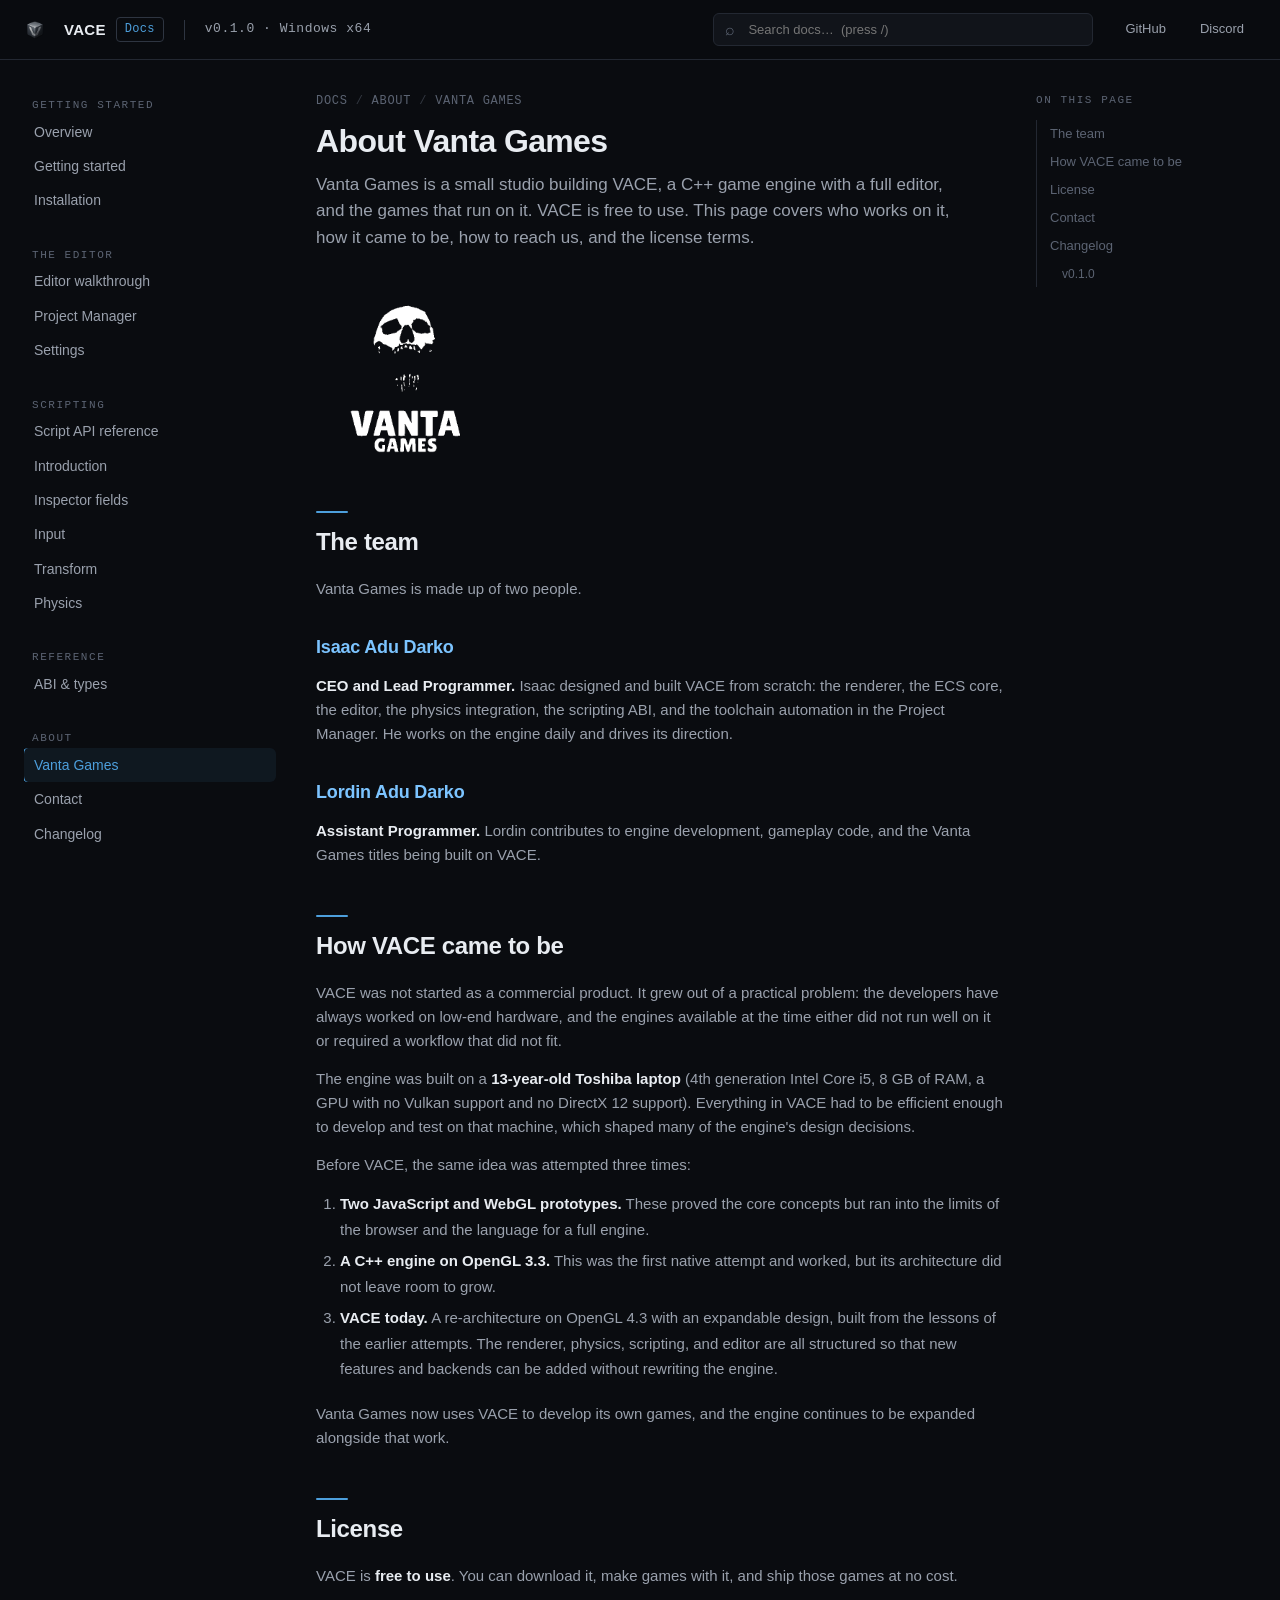
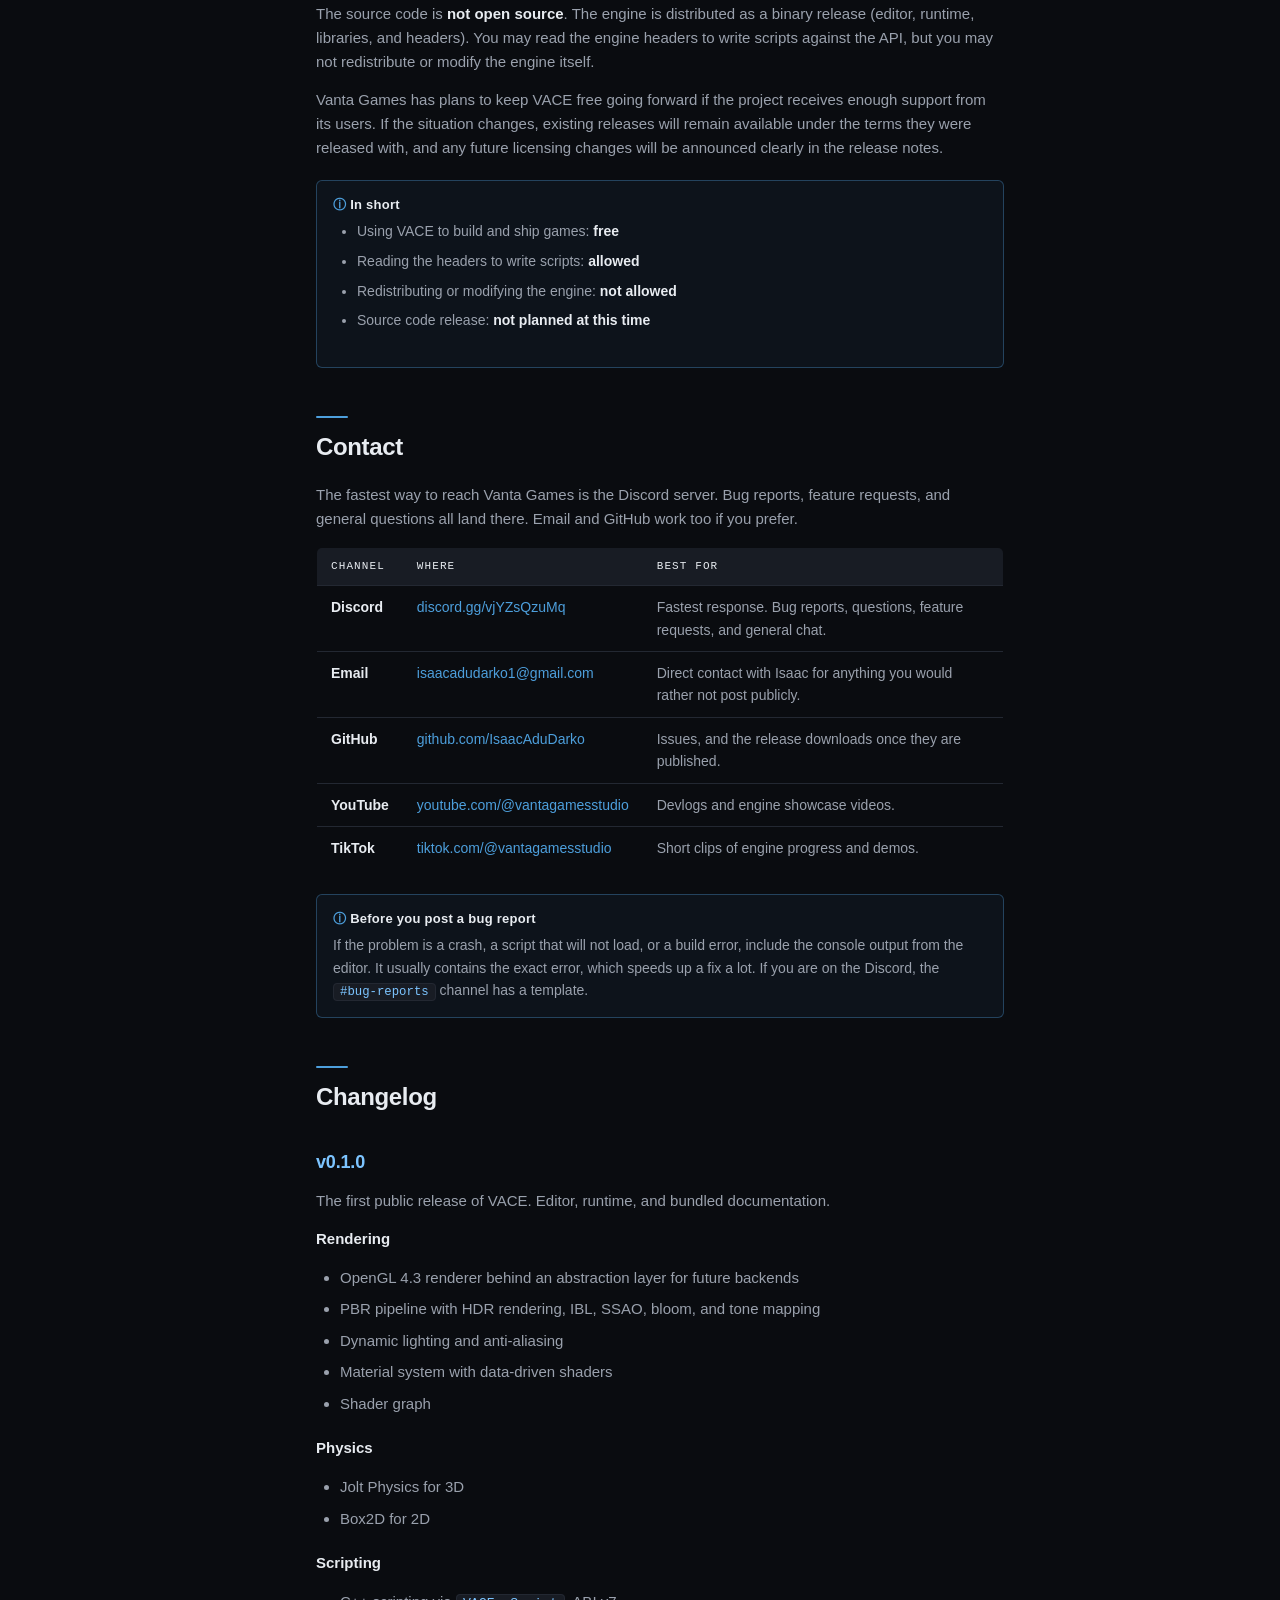
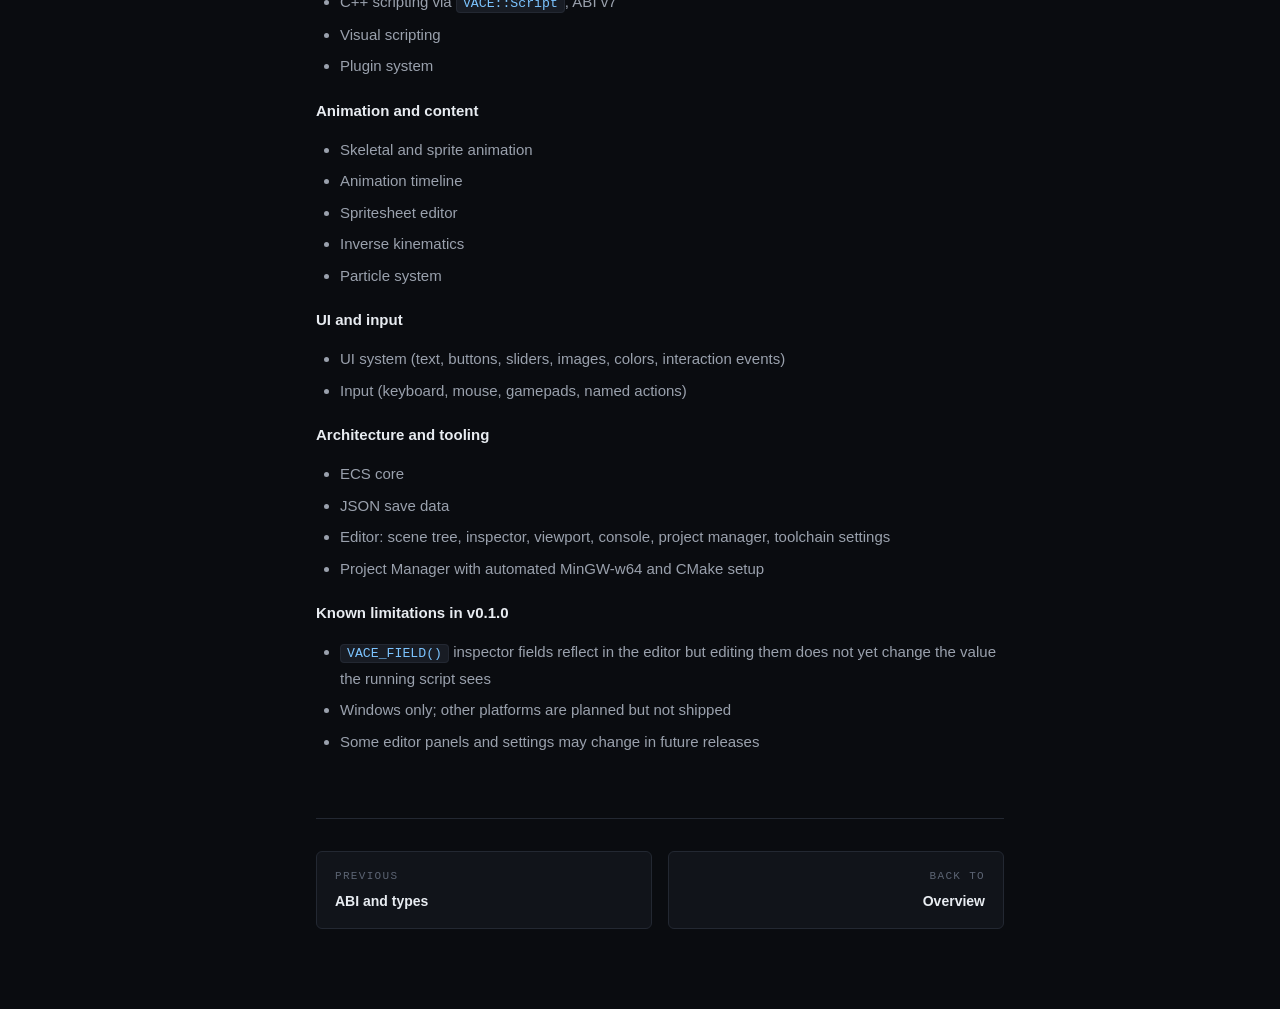
<file: docs/about.html>
<!DOCTYPE html>
<html lang="en">
<head>
  <meta charset="UTF-8" />
  <meta name="viewport" content="width=device-width, initial-scale=1.0" />
  <title>About Vanta Games — VACE Docs</title>
  <meta name="description" content="About Vanta Games: the developers behind VACE, how the engine came to be, contact details, license, and changelog." />
  <link rel="stylesheet" href="assets/docs.css" />
</head>
<body>

  <!-- ============ HEADER ============ -->
  <header class="doc-header">
    <div class="doc-header__inner">
      <button class="doc-header__toggle" id="docToggle" aria-label="Toggle navigation">☰</button>

      <a href="index.html" class="doc-header__brand">
        <img src="assets/img/vace-logo.png" alt="" width="22" height="22" style="display:inline-block;vertical-align:middle;margin-right:8px;" />
        VACE <span class="doc-header__brand-badge">Docs</span>
      </a>

      <span class="doc-header__sep"></span>
      <span class="doc-header__title">v0.1.0 · Windows x64</span>

      <div class="doc-header__search">
        <input type="search" placeholder="Search docs…  (press /)" aria-label="Search documentation" />
      </div>

      <div class="doc-header__actions">
        <a href="https://github.com/IsaacAduDarko" class="doc-header__link">GitHub</a>
        <a href="https://discord.gg/vjYZsQzuMq" class="doc-header__link">Discord</a>
      </div>
    </div>
  </header>

  <div class="doc-backdrop" id="docBackdrop"></div>

  <!-- ============ LAYOUT ============ -->
  <div class="doc-layout">

    <!-- ============ SIDEBAR ============ -->
    <aside class="doc-sidebar" id="docSidebar">
      <div class="doc-sidebar__group">
        <span class="doc-sidebar__label">Getting Started</span>
        <a class="doc-sidebar__link" href="index.html">Overview</a>
        <a class="doc-sidebar__link" href="getting-started.html">Getting started</a>
        <a class="doc-sidebar__link" href="installation.html">Installation</a>
      </div>

      <div class="doc-sidebar__group">
        <span class="doc-sidebar__label">The Editor</span>
        <a class="doc-sidebar__link" href="editor.html">Editor walkthrough</a>
        <a class="doc-sidebar__link" href="editor.html#project-manager">Project Manager</a>
        <a class="doc-sidebar__link" href="editor.html#settings">Settings</a>
      </div>

      <div class="doc-sidebar__group">
        <span class="doc-sidebar__label">Scripting</span>
        <a class="doc-sidebar__link" href="scripting.html">Script API reference</a>
        <a class="doc-sidebar__link" href="scripting.html#intro">Introduction</a>
        <a class="doc-sidebar__link" href="scripting.html#fields">Inspector fields</a>
        <a class="doc-sidebar__link" href="scripting.html#input">Input</a>
        <a class="doc-sidebar__link" href="scripting.html#transform">Transform</a>
        <a class="doc-sidebar__link" href="scripting.html#physics">Physics</a>
      </div>

      <div class="doc-sidebar__group">
        <span class="doc-sidebar__label">Reference</span>
        <a class="doc-sidebar__link" href="abi.html">ABI &amp; types</a>
      </div>

      <div class="doc-sidebar__group">
        <span class="doc-sidebar__label">About</span>
        <a class="doc-sidebar__link is-active" href="about.html">Vanta Games</a>
        <a class="doc-sidebar__link" href="about.html#contact">Contact</a>
        <a class="doc-sidebar__link" href="about.html#changelog">Changelog</a>
      </div>
    </aside>

    <!-- ============ MAIN ============ -->
    <main class="doc-content" id="docContent">

      <nav class="doc-breadcrumb">
        <a href="index.html">Docs</a>
        <span class="doc-breadcrumb__sep">/</span>
        <a href="about.html">About</a>
        <span class="doc-breadcrumb__sep">/</span>
        <span>Vanta Games</span>
      </nav>

      <h1>About Vanta Games</h1>

      <p class="doc-lede">
        Vanta Games is a small studio building VACE, a C++ game engine with a full
        editor, and the games that run on it. VACE is free to use. This page covers
        who works on it, how it came to be, how to reach us, and the license terms.
      </p>

      <div style="text-align:center;margin:32px 0 40px;">
        <img src="assets/img/vanta white.png" alt="Vanta Games logo" style="max-width:180px;height:auto;" />
      </div>

      <!-- ============================================================ -->
      <h2 id="team">The team</h2>

      <p>Vanta Games is made up of two people.</p>

      <h3>Isaac Adu Darko</h3>

      <p>
        <strong>CEO and Lead Programmer.</strong> Isaac designed and built VACE from
        scratch: the renderer, the ECS core, the editor, the physics integration, the
        scripting ABI, and the toolchain automation in the Project Manager. He works
        on the engine daily and drives its direction.
      </p>

      <h3>Lordin Adu Darko</h3>

      <p>
        <strong>Assistant Programmer.</strong> Lordin contributes to engine
        development, gameplay code, and the Vanta Games titles being built on VACE.
      </p>

      <!-- ============================================================ -->
      <h2 id="origin">How VACE came to be</h2>

      <p>
        VACE was not started as a commercial product. It grew out of a practical
        problem: the developers have always worked on low-end hardware, and the engines
        available at the time either did not run well on it or required a workflow that
        did not fit.
      </p>

      <p>
        The engine was built on a <strong>13-year-old Toshiba laptop</strong> (4th
        generation Intel Core i5, 8 GB of RAM, a GPU with no Vulkan support and no
        DirectX 12 support). Everything in VACE had to be efficient enough to develop
        and test on that machine, which shaped many of the engine's design decisions.
      </p>

      <p>Before VACE, the same idea was attempted three times:</p>

      <ol>
        <li><strong>Two JavaScript and WebGL prototypes.</strong> These proved the core concepts but ran into the limits of the browser and the language for a full engine.</li>
        <li><strong>A C++ engine on OpenGL 3.3.</strong> This was the first native attempt and worked, but its architecture did not leave room to grow.</li>
        <li><strong>VACE today.</strong> A re-architecture on OpenGL 4.3 with an expandable design, built from the lessons of the earlier attempts. The renderer, physics, scripting, and editor are all structured so that new features and backends can be added without rewriting the engine.</li>
      </ol>

      <p>
        Vanta Games now uses VACE to develop its own games, and the engine continues
        to be expanded alongside that work.
      </p>

      <!-- ============================================================ -->
      <h2 id="license">License</h2>

      <p>
        VACE is <strong>free to use</strong>. You can download it, make games with it,
        and ship those games at no cost.
      </p>

      <p>
        The source code is <strong>not open source</strong>. The engine is distributed
        as a binary release (editor, runtime, libraries, and headers). You may read the
        engine headers to write scripts against the API, but you may not redistribute
        or modify the engine itself.
      </p>

      <p>
        Vanta Games has plans to keep VACE free going forward if the project receives
        enough support from its users. If the situation changes, existing releases will
        remain available under the terms they were released with, and any future
        licensing changes will be announced clearly in the release notes.
      </p>

      <div class="doc-callout doc-callout--info">
        <div class="doc-callout__body">
          <span class="doc-callout__title">In short</span>
          <ul>
            <li>Using VACE to build and ship games: <strong>free</strong></li>
            <li>Reading the headers to write scripts: <strong>allowed</strong></li>
            <li>Redistributing or modifying the engine: <strong>not allowed</strong></li>
            <li>Source code release: <strong>not planned at this time</strong></li>
          </ul>
        </div>
      </div>

      <!-- ============================================================ -->
      <h2 id="contact">Contact</h2>

      <p>
        The fastest way to reach Vanta Games is the Discord server. Bug reports,
        feature requests, and general questions all land there. Email and GitHub work
        too if you prefer.
      </p>

      <table class="doc-table">
        <thead>
          <tr><th>Channel</th><th>Where</th><th>Best for</th></tr>
        </thead>
        <tbody>
          <tr>
            <td><strong>Discord</strong></td>
            <td><a href="https://discord.gg/vjYZsQzuMq">discord.gg/vjYZsQzuMq</a></td>
            <td>Fastest response. Bug reports, questions, feature requests, and general chat.</td>
          </tr>
          <tr>
            <td><strong>Email</strong></td>
            <td><a href="mailto:isaacadudarko1@gmail.com">isaacadudarko1@gmail.com</a></td>
            <td>Direct contact with Isaac for anything you would rather not post publicly.</td>
          </tr>
          <tr>
            <td><strong>GitHub</strong></td>
            <td><a href="https://github.com/IsaacAduDarko">github.com/IsaacAduDarko</a></td>
            <td>Issues, and the release downloads once they are published.</td>
          </tr>
          <tr>
            <td><strong>YouTube</strong></td>
            <td><a href="https://youtube.com/@vantagamesstudio">youtube.com/@vantagamesstudio</a></td>
            <td>Devlogs and engine showcase videos.</td>
          </tr>
          <tr>
            <td><strong>TikTok</strong></td>
            <td><a href="https://www.tiktok.com/@vantagamesstudio">tiktok.com/@vantagamesstudio</a></td>
            <td>Short clips of engine progress and demos.</td>
          </tr>
        </tbody>
      </table>

      <div class="doc-callout doc-callout--info">
        <div class="doc-callout__body">
          <span class="doc-callout__title">Before you post a bug report</span>
          <p>
            If the problem is a crash, a script that will not load, or a build error,
            include the console output from the editor. It usually contains the exact
            error, which speeds up a fix a lot. If you are on the Discord, the
            <code>#bug-reports</code> channel has a template.
          </p>
        </div>
      </div>

      <!-- ============================================================ -->
      <h2 id="changelog">Changelog</h2>

      <h3 id="changelog-v010">v0.1.0</h3>

      <p>
        The first public release of VACE. Editor, runtime, and bundled documentation.
      </p>

      <p><strong>Rendering</strong></p>
      <ul>
        <li>OpenGL 4.3 renderer behind an abstraction layer for future backends</li>
        <li>PBR pipeline with HDR rendering, IBL, SSAO, bloom, and tone mapping</li>
        <li>Dynamic lighting and anti-aliasing</li>
        <li>Material system with data-driven shaders</li>
        <li>Shader graph</li>
      </ul>

      <p><strong>Physics</strong></p>
      <ul>
        <li>Jolt Physics for 3D</li>
        <li>Box2D for 2D</li>
      </ul>

      <p><strong>Scripting</strong></p>
      <ul>
        <li>C++ scripting via <code>VACE::Script</code>, ABI v7</li>
        <li>Visual scripting</li>
        <li>Plugin system</li>
      </ul>

      <p><strong>Animation and content</strong></p>
      <ul>
        <li>Skeletal and sprite animation</li>
        <li>Animation timeline</li>
        <li>Spritesheet editor</li>
        <li>Inverse kinematics</li>
        <li>Particle system</li>
      </ul>

      <p><strong>UI and input</strong></p>
      <ul>
        <li>UI system (text, buttons, sliders, images, colors, interaction events)</li>
        <li>Input (keyboard, mouse, gamepads, named actions)</li>
      </ul>

      <p><strong>Architecture and tooling</strong></p>
      <ul>
        <li>ECS core</li>
        <li>JSON save data</li>
        <li>Editor: scene tree, inspector, viewport, console, project manager, toolchain settings</li>
        <li>Project Manager with automated MinGW-w64 and CMake setup</li>
      </ul>

      <p><strong>Known limitations in v0.1.0</strong></p>
      <ul>
        <li><code>VACE_FIELD()</code> inspector fields reflect in the editor but editing them does not yet change the value the running script sees</li>
        <li>Windows only; other platforms are planned but not shipped</li>
        <li>Some editor panels and settings may change in future releases</li>
      </ul>

      <!-- ============ PAGINATION ============ -->
      <nav class="doc-pagination">
        <a href="abi.html" class="doc-pagination__prev">
          <span class="doc-pagination__label">Previous</span>
          <span class="doc-pagination__title">ABI and types</span>
        </a>
        <a href="index.html" class="doc-pagination__next">
          <span class="doc-pagination__label">Back to</span>
          <span class="doc-pagination__title">Overview</span>
        </a>
      </nav>

    </main>

    <!-- ============ TOC ============ -->
    <aside class="doc-toc" id="docToc">
      <div class="doc-toc__label">On this page</div>
      <nav class="doc-toc__list" id="docTocList"></nav>
    </aside>

  </div>

  <button class="doc-top" id="docTop" title="Back to top">↑</button>

  <script src="assets/docs.js"></script>
</body>
</html>
</file>
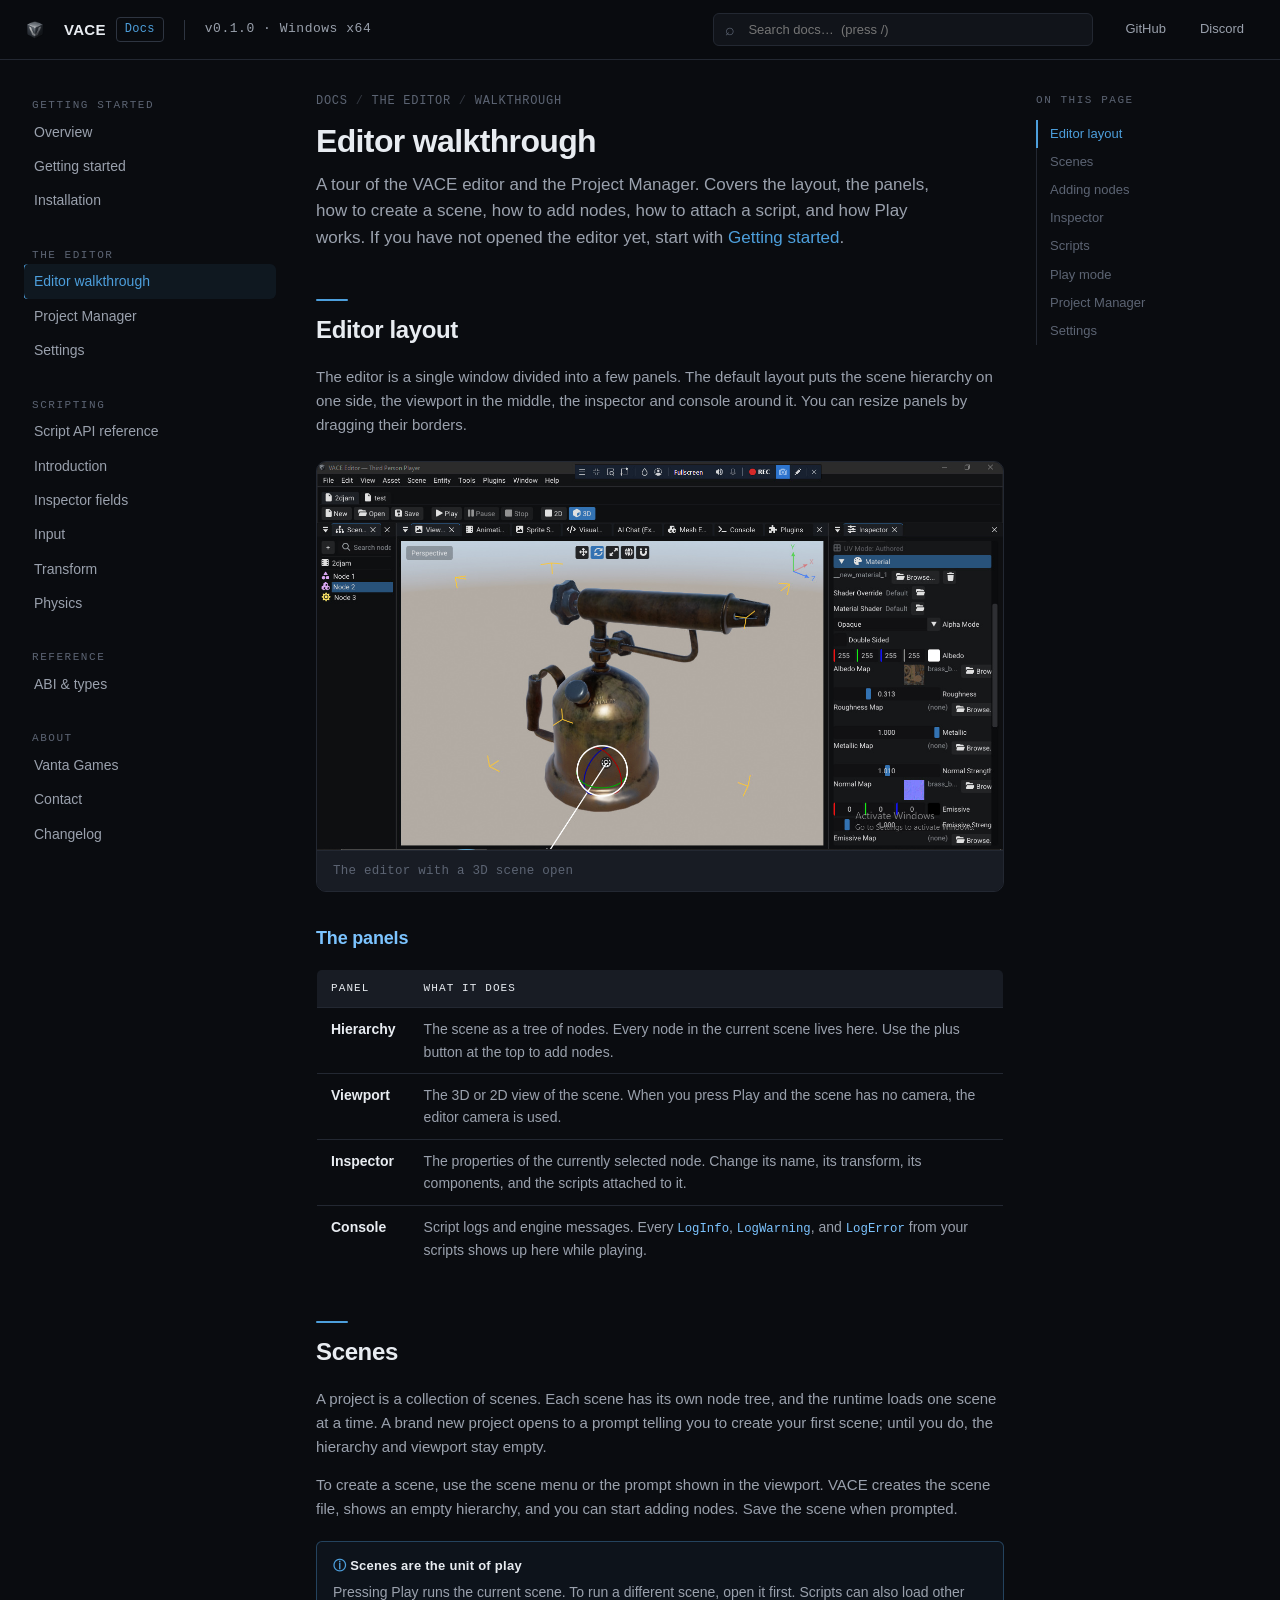
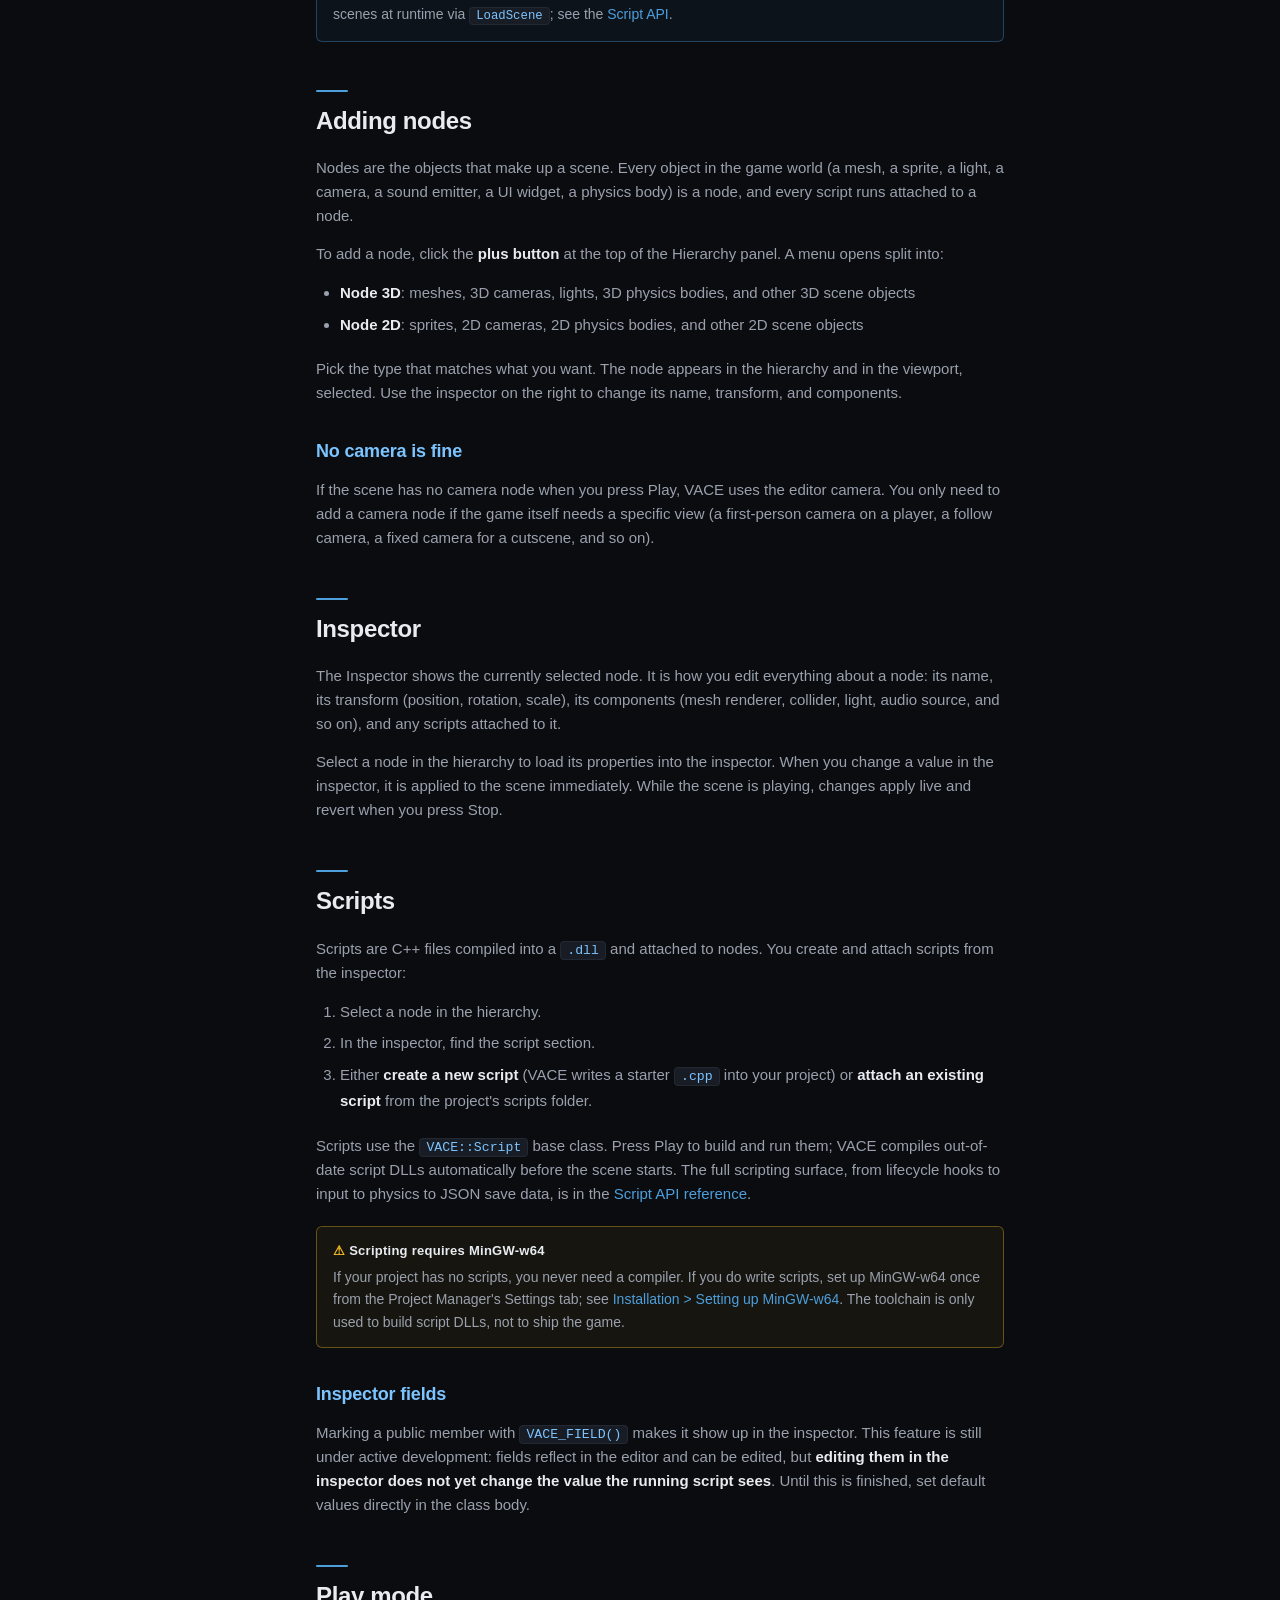
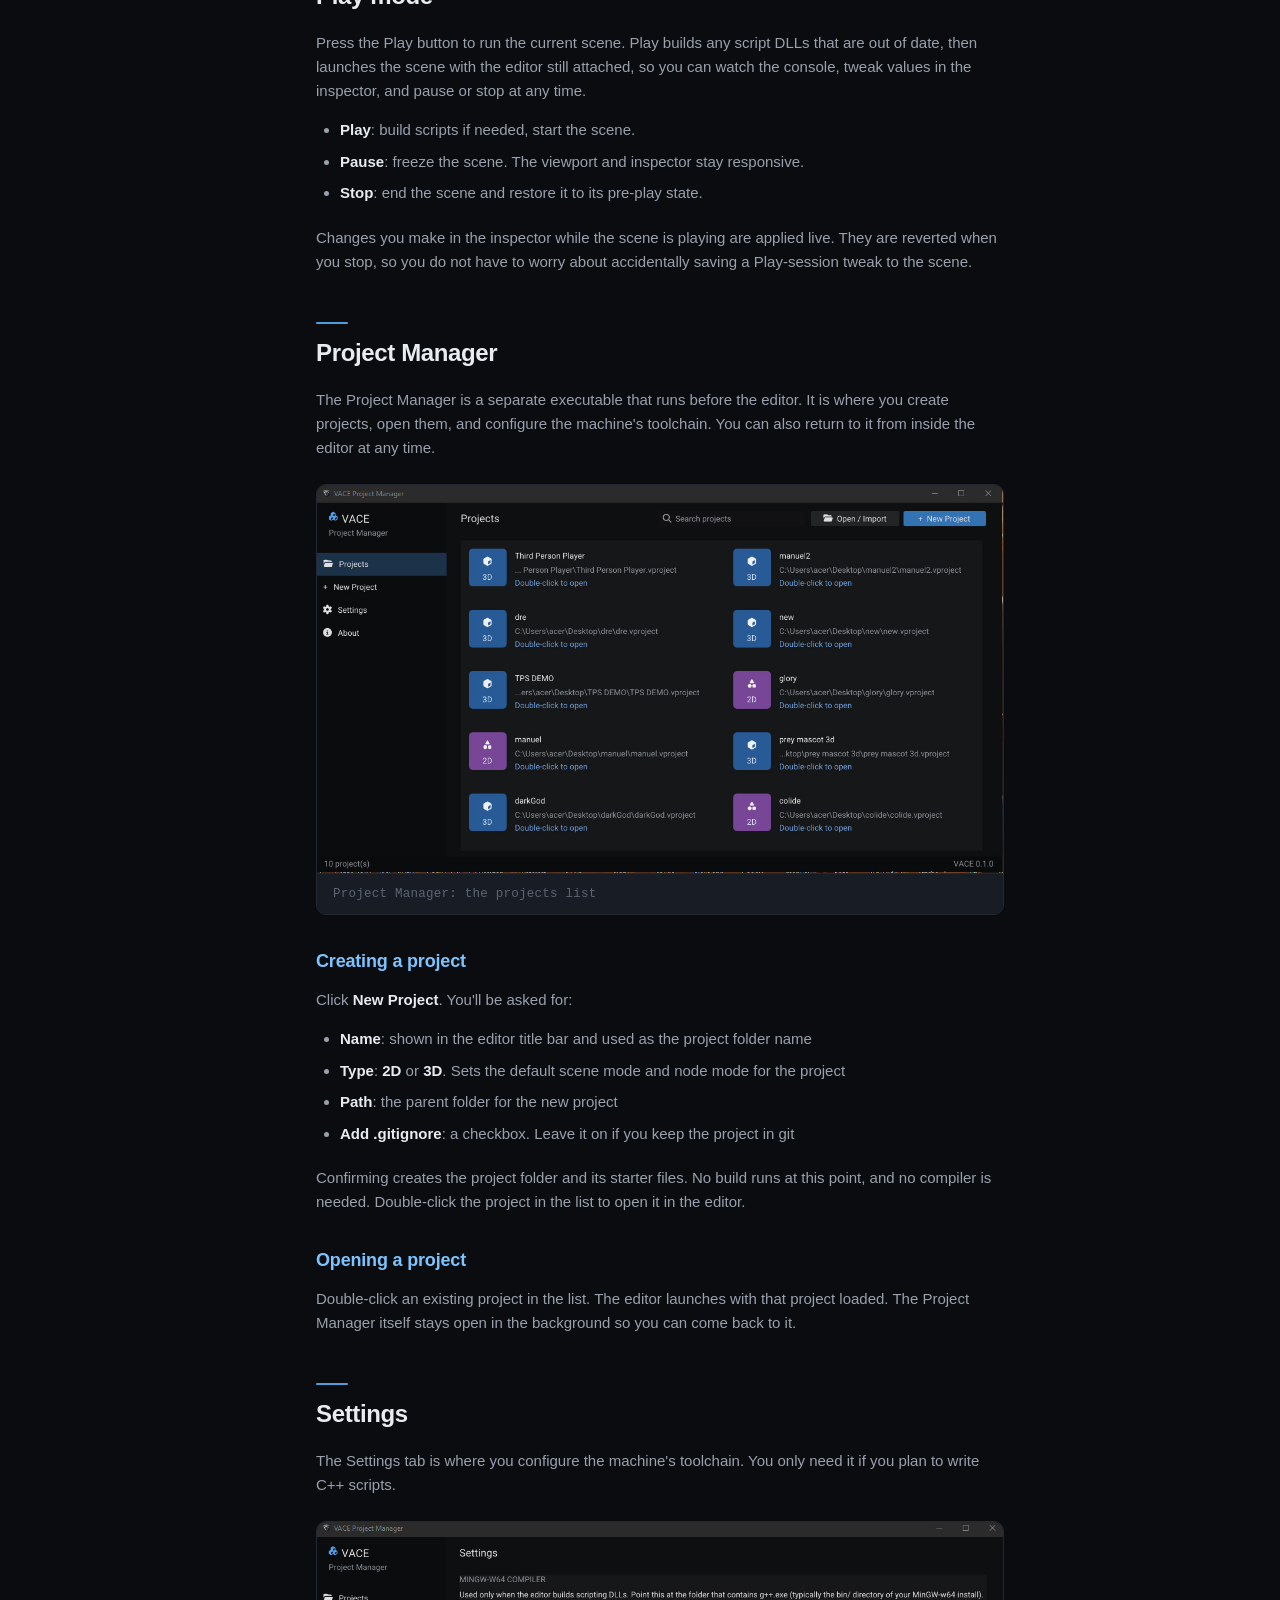
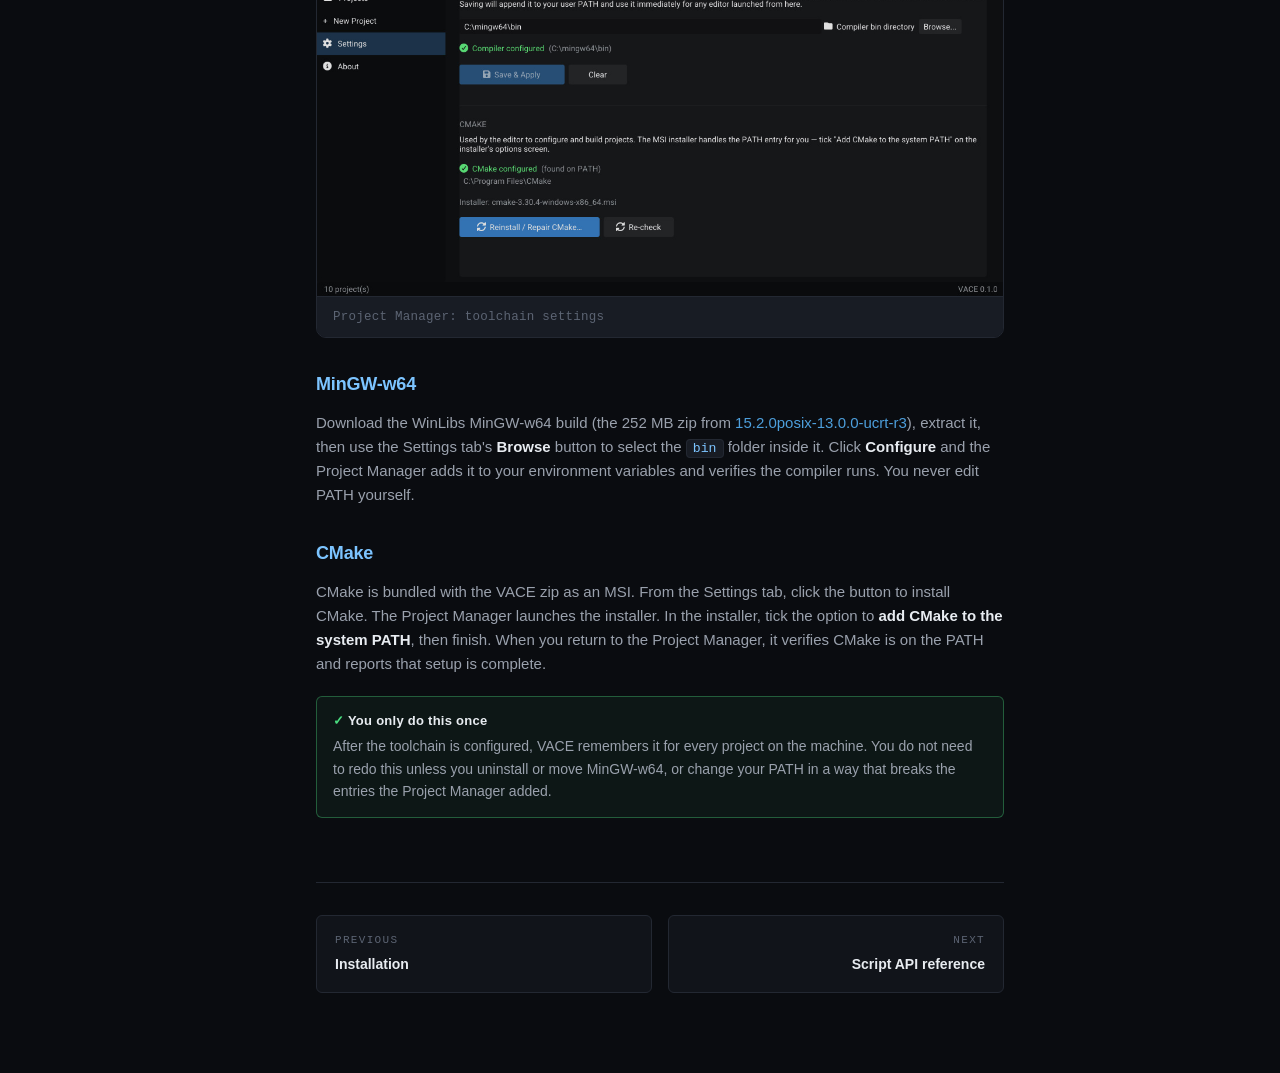
<file: docs/editor.html>
<!DOCTYPE html>
<html lang="en">
<head>
  <meta charset="UTF-8" />
  <meta name="viewport" content="width=device-width, initial-scale=1.0" />
  <title>Editor walkthrough — VACE Docs</title>
  <meta name="description" content="Walkthrough of the VACE editor: panels, Project Manager, Settings, scene and node creation, scripts, and Play." />
  <link rel="stylesheet" href="assets/docs.css" />
</head>
<body>

  <!-- ============ HEADER ============ -->
  <header class="doc-header">
    <div class="doc-header__inner">
      <button class="doc-header__toggle" id="docToggle" aria-label="Toggle navigation">☰</button>

      <a href="index.html" class="doc-header__brand">
        <img src="assets/img/vace-logo.png" alt="" width="22" height="22" style="display:inline-block;vertical-align:middle;margin-right:8px;" />
        VACE <span class="doc-header__brand-badge">Docs</span>
      </a>

      <span class="doc-header__sep"></span>
      <span class="doc-header__title">v0.1.0 · Windows x64</span>

      <div class="doc-header__search">
        <input type="search" placeholder="Search docs…  (press /)" aria-label="Search documentation" />
      </div>

      <div class="doc-header__actions">
        <a href="https://github.com/IsaacAduDarko" class="doc-header__link">GitHub</a>
        <a href="https://discord.gg/vjYZsQzuMq" class="doc-header__link">Discord</a>
      </div>
    </div>
  </header>

  <div class="doc-backdrop" id="docBackdrop"></div>

  <!-- ============ LAYOUT ============ -->
  <div class="doc-layout">

    <!-- ============ SIDEBAR ============ -->
    <aside class="doc-sidebar" id="docSidebar">
      <div class="doc-sidebar__group">
        <span class="doc-sidebar__label">Getting Started</span>
        <a class="doc-sidebar__link" href="index.html">Overview</a>
        <a class="doc-sidebar__link" href="getting-started.html">Getting started</a>
        <a class="doc-sidebar__link" href="installation.html">Installation</a>
      </div>

      <div class="doc-sidebar__group">
        <span class="doc-sidebar__label">The Editor</span>
        <a class="doc-sidebar__link is-active" href="editor.html">Editor walkthrough</a>
        <a class="doc-sidebar__link" href="editor.html#project-manager">Project Manager</a>
        <a class="doc-sidebar__link" href="editor.html#settings">Settings</a>
      </div>

      <div class="doc-sidebar__group">
        <span class="doc-sidebar__label">Scripting</span>
        <a class="doc-sidebar__link" href="scripting.html">Script API reference</a>
        <a class="doc-sidebar__link" href="scripting.html#intro">Introduction</a>
        <a class="doc-sidebar__link" href="scripting.html#fields">Inspector fields</a>
        <a class="doc-sidebar__link" href="scripting.html#input">Input</a>
        <a class="doc-sidebar__link" href="scripting.html#transform">Transform</a>
        <a class="doc-sidebar__link" href="scripting.html#physics">Physics</a>
      </div>

      <div class="doc-sidebar__group">
        <span class="doc-sidebar__label">Reference</span>
        <a class="doc-sidebar__link" href="abi.html">ABI &amp; types</a>
      </div>

      <div class="doc-sidebar__group">
        <span class="doc-sidebar__label">About</span>
        <a class="doc-sidebar__link" href="about.html">Vanta Games</a>
        <a class="doc-sidebar__link" href="about.html#contact">Contact</a>
        <a class="doc-sidebar__link" href="about.html#changelog">Changelog</a>
      </div>
    </aside>

    <!-- ============ MAIN ============ -->
    <main class="doc-content" id="docContent">

      <nav class="doc-breadcrumb">
        <a href="index.html">Docs</a>
        <span class="doc-breadcrumb__sep">/</span>
        <a href="editor.html">The editor</a>
        <span class="doc-breadcrumb__sep">/</span>
        <span>Walkthrough</span>
      </nav>

      <h1>Editor walkthrough</h1>

      <p class="doc-lede">
        A tour of the VACE editor and the Project Manager. Covers the layout, the
        panels, how to create a scene, how to add nodes, how to attach a script, and
        how Play works. If you have not opened the editor yet, start with
        <a href="getting-started.html">Getting started</a>.
      </p>

      <h2 id="layout">Editor layout</h2>

      <p>
        The editor is a single window divided into a few panels. The default layout
        puts the scene hierarchy on one side, the viewport in the middle, the inspector
        and console around it. You can resize panels by dragging their borders.
      </p>

      <figure class="doc-shot">
        <img src="assets/screenshots/editor-scene.jpg" alt="VACE editor showing a 3D scene with the hierarchy, viewport, inspector, and console" />
        <figcaption>The editor with a 3D scene open</figcaption>
      </figure>

      <h3>The panels</h3>

      <table class="doc-table">
        <thead>
          <tr><th>Panel</th><th>What it does</th></tr>
        </thead>
        <tbody>
          <tr>
            <td><strong>Hierarchy</strong></td>
            <td>The scene as a tree of nodes. Every node in the current scene lives here. Use the plus button at the top to add nodes.</td>
          </tr>
          <tr>
            <td><strong>Viewport</strong></td>
            <td>The 3D or 2D view of the scene. When you press Play and the scene has no camera, the editor camera is used.</td>
          </tr>
          <tr>
            <td><strong>Inspector</strong></td>
            <td>The properties of the currently selected node. Change its name, its transform, its components, and the scripts attached to it.</td>
          </tr>
          <tr>
            <td><strong>Console</strong></td>
            <td>Script logs and engine messages. Every <code>LogInfo</code>, <code>LogWarning</code>, and <code>LogError</code> from your scripts shows up here while playing.</td>
          </tr>
        </tbody>
      </table>

      <h2 id="scenes">Scenes</h2>

      <p>
        A project is a collection of scenes. Each scene has its own node tree, and the
        runtime loads one scene at a time. A brand new project opens to a prompt telling
        you to create your first scene; until you do, the hierarchy and viewport stay
        empty.
      </p>

      <p>
        To create a scene, use the scene menu or the prompt shown in the viewport.
        VACE creates the scene file, shows an empty hierarchy, and you can start adding
        nodes. Save the scene when prompted.
      </p>

      <div class="doc-callout doc-callout--info">
        <div class="doc-callout__body">
          <span class="doc-callout__title">Scenes are the unit of play</span>
          <p>
            Pressing Play runs the current scene. To run a different scene, open it
            first. Scripts can also load other scenes at runtime via
            <code>LoadScene</code>; see the <a href="scripting.html#scene-loading">Script API</a>.
          </p>
        </div>
      </div>

      <h2 id="nodes">Adding nodes</h2>

      <p>
        Nodes are the objects that make up a scene. Every object in the game world
        (a mesh, a sprite, a light, a camera, a sound emitter, a UI widget, a physics
        body) is a node, and every script runs attached to a node.
      </p>

      <p>
        To add a node, click the <strong>plus button</strong> at the top of the
        Hierarchy panel. A menu opens split into:
      </p>

      <ul>
        <li><strong>Node 3D</strong>: meshes, 3D cameras, lights, 3D physics bodies, and other 3D scene objects</li>
        <li><strong>Node 2D</strong>: sprites, 2D cameras, 2D physics bodies, and other 2D scene objects</li>
      </ul>

      <p>
        Pick the type that matches what you want. The node appears in the hierarchy
        and in the viewport, selected. Use the inspector on the right to change its
        name, transform, and components.
      </p>

      <h3>No camera is fine</h3>

      <p>
        If the scene has no camera node when you press Play, VACE uses the editor
        camera. You only need to add a camera node if the game itself needs a specific
        view (a first-person camera on a player, a follow camera, a fixed camera for a
        cutscene, and so on).
      </p>

      <h2 id="inspector">Inspector</h2>

      <p>
        The Inspector shows the currently selected node. It is how you edit everything
        about a node: its name, its transform (position, rotation, scale), its components
        (mesh renderer, collider, light, audio source, and so on), and any scripts
        attached to it.
      </p>

      <p>
        Select a node in the hierarchy to load its properties into the inspector. When
        you change a value in the inspector, it is applied to the scene immediately.
        While the scene is playing, changes apply live and revert when you press Stop.
      </p>

      <h2 id="scripts">Scripts</h2>

      <p>
        Scripts are C++ files compiled into a <code>.dll</code> and attached to nodes.
        You create and attach scripts from the inspector:
      </p>

      <ol>
        <li>Select a node in the hierarchy.</li>
        <li>In the inspector, find the script section.</li>
        <li>Either <strong>create a new script</strong> (VACE writes a starter <code>.cpp</code> into your project) or <strong>attach an existing script</strong> from the project's scripts folder.</li>
      </ol>

      <p>
        Scripts use the <code>VACE::Script</code> base class. Press Play to build and
        run them; VACE compiles out-of-date script DLLs automatically before the scene
        starts. The full scripting surface, from lifecycle hooks to input to physics to
        JSON save data, is in the <a href="scripting.html">Script API reference</a>.
      </p>

      <div class="doc-callout doc-callout--warn">
        <div class="doc-callout__body">
          <span class="doc-callout__title">Scripting requires MinGW-w64</span>
          <p>
            If your project has no scripts, you never need a compiler. If you do write
            scripts, set up MinGW-w64 once from the Project Manager's Settings tab;
            see <a href="installation.html#toolchain">Installation &gt; Setting up MinGW-w64</a>.
            The toolchain is only used to build script DLLs, not to ship the game.
          </p>
        </div>
      </div>

      <h3>Inspector fields</h3>

      <p>
        Marking a public member with <code>VACE_FIELD()</code> makes it show up in the
        inspector. This feature is still under active development: fields reflect in
        the editor and can be edited, but <strong>editing them in the inspector does
        not yet change the value the running script sees</strong>. Until this is
        finished, set default values directly in the class body.
      </p>

      <h2 id="play">Play mode</h2>

      <p>
        Press the Play button to run the current scene. Play builds any script DLLs
        that are out of date, then launches the scene with the editor still attached,
        so you can watch the console, tweak values in the inspector, and pause or stop
        at any time.
      </p>

      <ul>
        <li><strong>Play</strong>: build scripts if needed, start the scene.</li>
        <li><strong>Pause</strong>: freeze the scene. The viewport and inspector stay responsive.</li>
        <li><strong>Stop</strong>: end the scene and restore it to its pre-play state.</li>
      </ul>

      <p>
        Changes you make in the inspector while the scene is playing are applied live.
        They are reverted when you stop, so you do not have to worry about accidentally
        saving a Play-session tweak to the scene.
      </p>

      <h2 id="project-manager">Project Manager</h2>

      <p>
        The Project Manager is a separate executable that runs before the editor. It
        is where you create projects, open them, and configure the machine's toolchain.
        You can also return to it from inside the editor at any time.
      </p>

      <figure class="doc-shot">
        <img src="assets/screenshots/pm-projects.jpg" alt="VACE Project Manager projects list" />
        <figcaption>Project Manager: the projects list</figcaption>
      </figure>

      <h3>Creating a project</h3>

      <p>
        Click <strong>New Project</strong>. You'll be asked for:
      </p>

      <ul>
        <li><strong>Name</strong>: shown in the editor title bar and used as the project folder name</li>
        <li><strong>Type</strong>: <strong>2D</strong> or <strong>3D</strong>. Sets the default scene mode and node mode for the project</li>
        <li><strong>Path</strong>: the parent folder for the new project</li>
        <li><strong>Add .gitignore</strong>: a checkbox. Leave it on if you keep the project in git</li>
      </ul>

      <p>
        Confirming creates the project folder and its starter files. No build runs at
        this point, and no compiler is needed. Double-click the project in the list to
        open it in the editor.
      </p>

      <h3>Opening a project</h3>

      <p>
        Double-click an existing project in the list. The editor launches with that
        project loaded. The Project Manager itself stays open in the background so you
        can come back to it.
      </p>

      <h2 id="settings">Settings</h2>

      <p>
        The Settings tab is where you configure the machine's toolchain. You only need
        it if you plan to write C++ scripts.
      </p>

      <figure class="doc-shot">
        <img src="assets/screenshots/pm-settings.jpg" alt="VACE Project Manager settings with the MinGW-w64 browse button and CMake install controls" />
        <figcaption>Project Manager: toolchain settings</figcaption>
      </figure>

      <h3>MinGW-w64</h3>

      <p>
        Download the WinLibs MinGW-w64 build (the 252 MB zip from
        <a href="https://github.com/brechtsanders/winlibs_mingw/releases/tag/15.2.0posix-13.0.0-ucrt-r3">15.2.0posix-13.0.0-ucrt-r3</a>),
        extract it, then use the Settings tab's <strong>Browse</strong> button to select
        the <code>bin</code> folder inside it. Click <strong>Configure</strong> and the
        Project Manager adds it to your environment variables and verifies the compiler
        runs. You never edit PATH yourself.
      </p>

      <h3>CMake</h3>

      <p>
        CMake is bundled with the VACE zip as an MSI. From the Settings tab, click the
        button to install CMake. The Project Manager launches the installer. In the
        installer, tick the option to <strong>add CMake to the system PATH</strong>, then
        finish. When you return to the Project Manager, it verifies CMake is on the
        PATH and reports that setup is complete.
      </p>

      <div class="doc-callout doc-callout--success">
        <div class="doc-callout__body">
          <span class="doc-callout__title">You only do this once</span>
          <p>
            After the toolchain is configured, VACE remembers it for every project on
            the machine. You do not need to redo this unless you uninstall or move
            MinGW-w64, or change your PATH in a way that breaks the entries the Project
            Manager added.
          </p>
        </div>
      </div>

     
  

      <!-- ============ PAGINATION ============ -->
      <nav class="doc-pagination">
        <a href="installation.html" class="doc-pagination__prev">
          <span class="doc-pagination__label">Previous</span>
          <span class="doc-pagination__title">Installation</span>
        </a>
        <a href="scripting.html" class="doc-pagination__next">
          <span class="doc-pagination__label">Next</span>
          <span class="doc-pagination__title">Script API reference</span>
        </a>
      </nav>

    </main>

    <!-- ============ TOC ============ -->
    <aside class="doc-toc" id="docToc">
      <div class="doc-toc__label">On this page</div>
      <nav class="doc-toc__list" id="docTocList"></nav>
    </aside>

  </div>

  <button class="doc-top" id="docTop" title="Back to top">↑</button>

  <script src="assets/docs.js"></script>
</body>
</html>
</file>
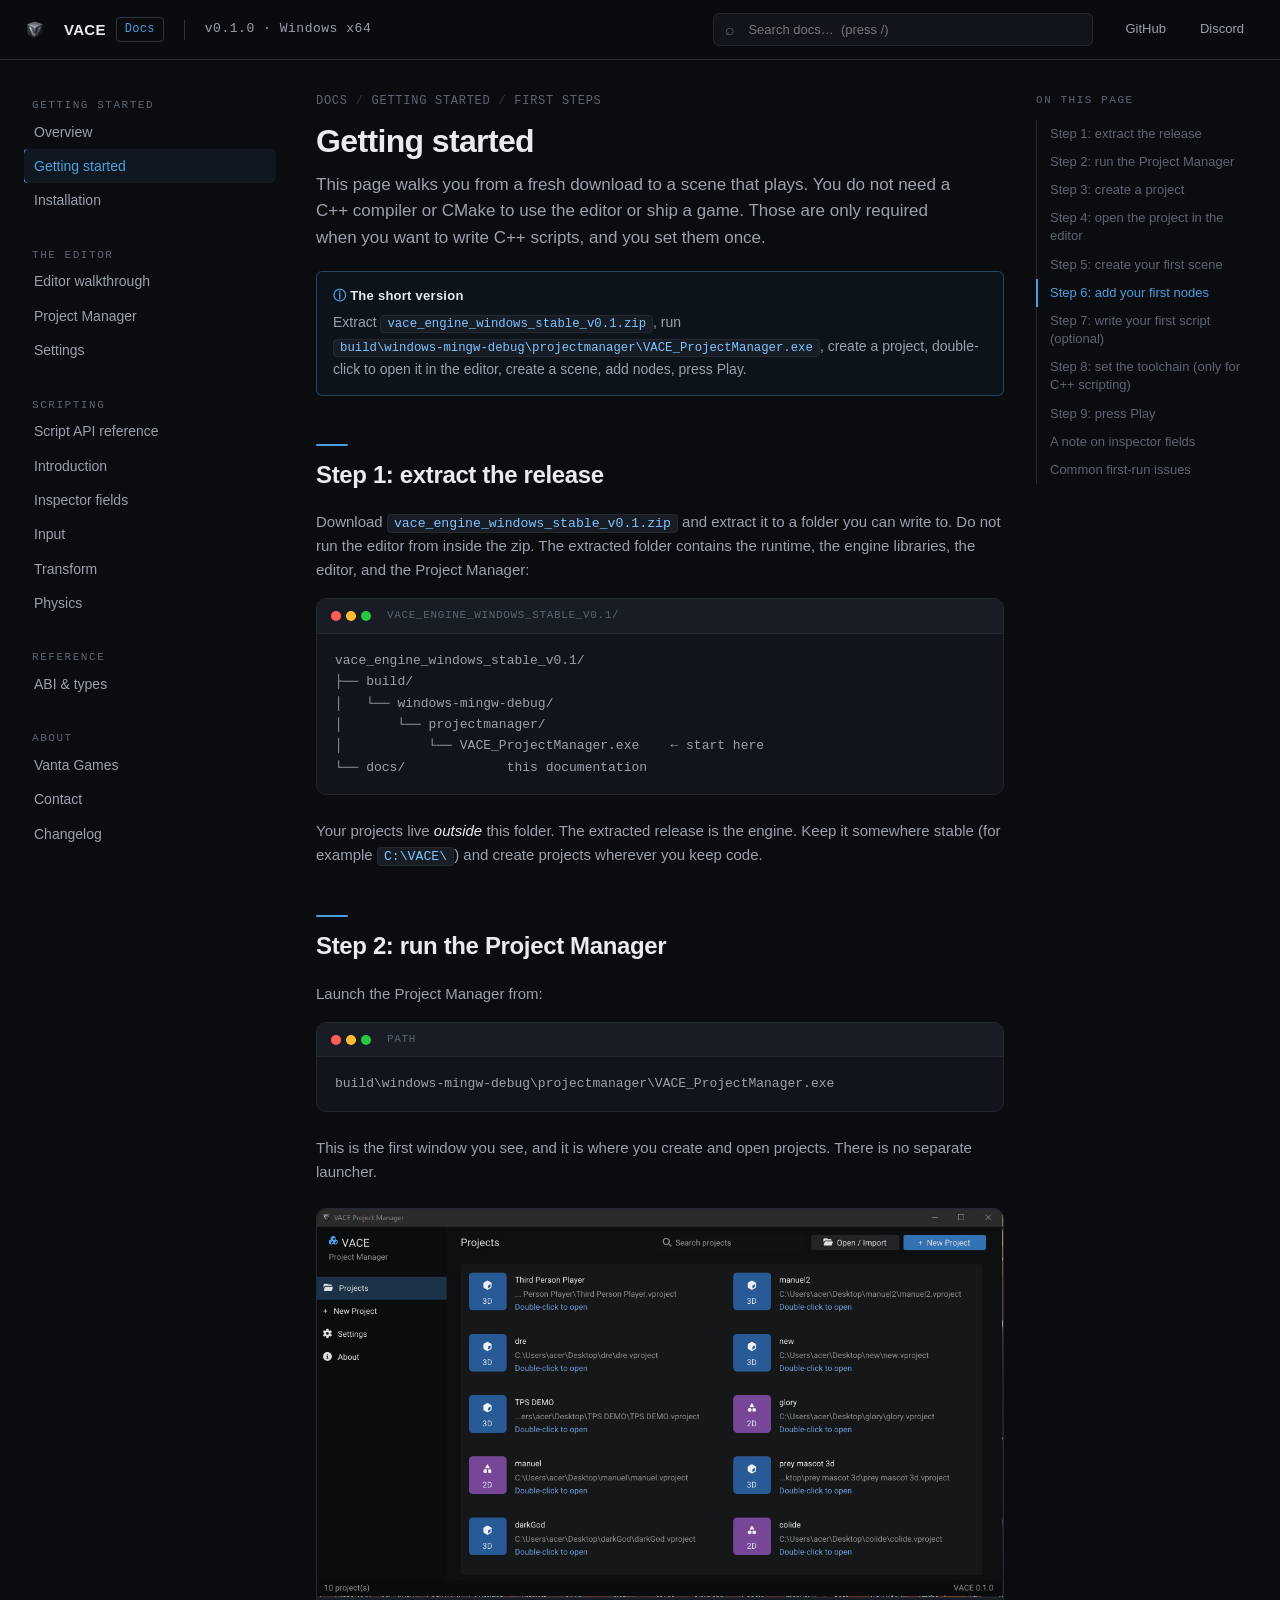
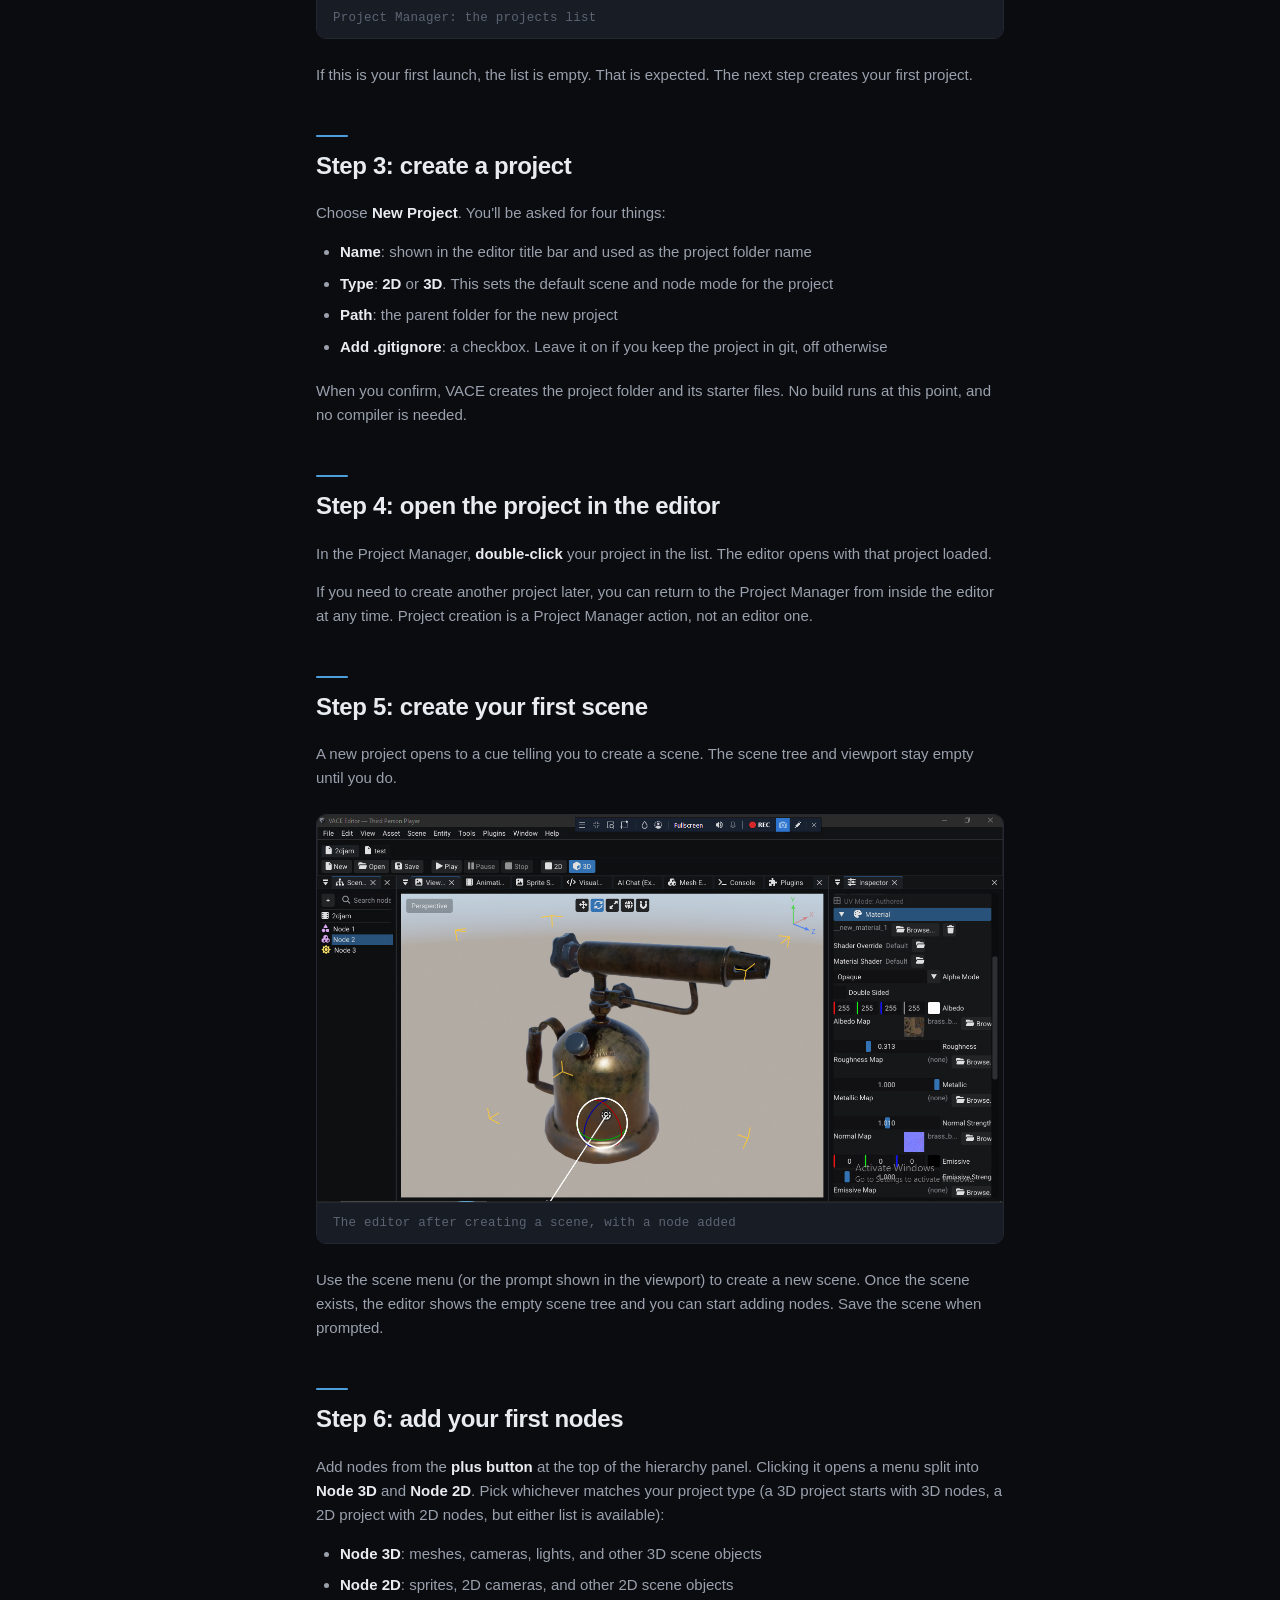
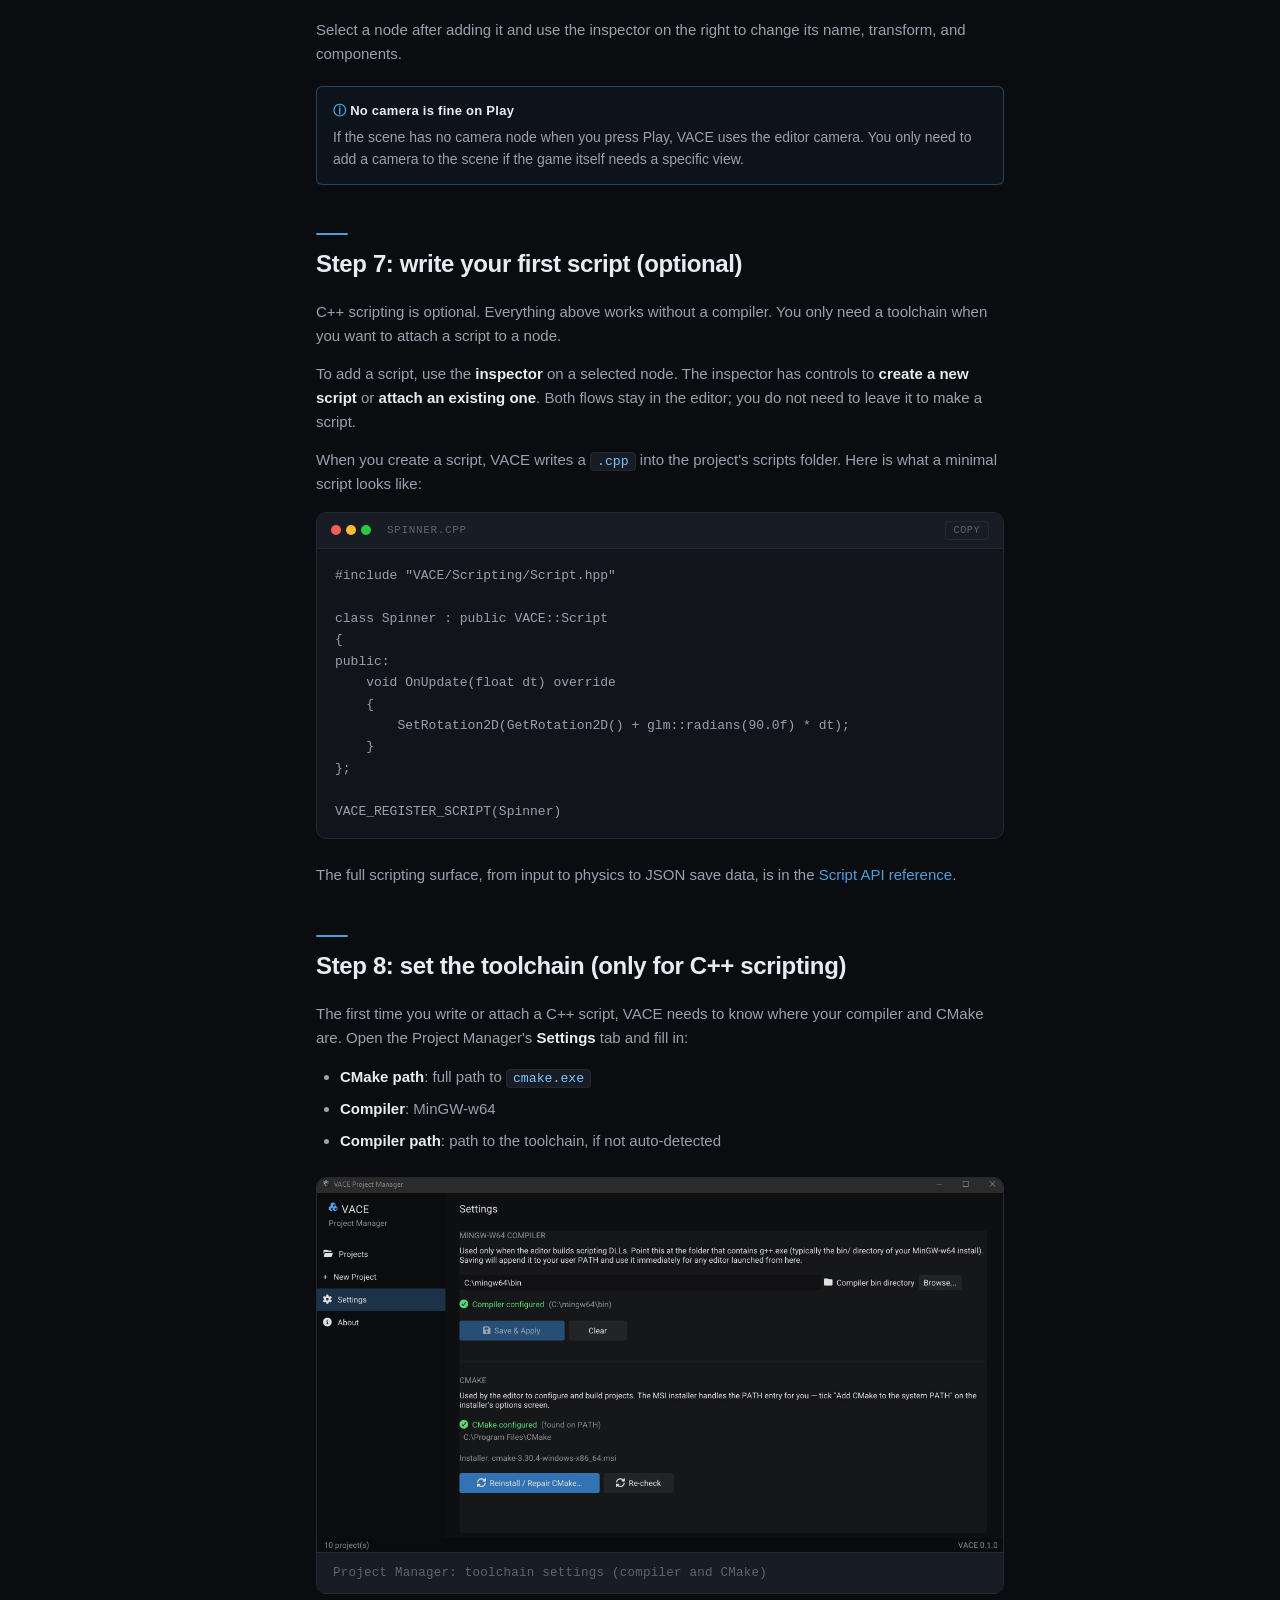
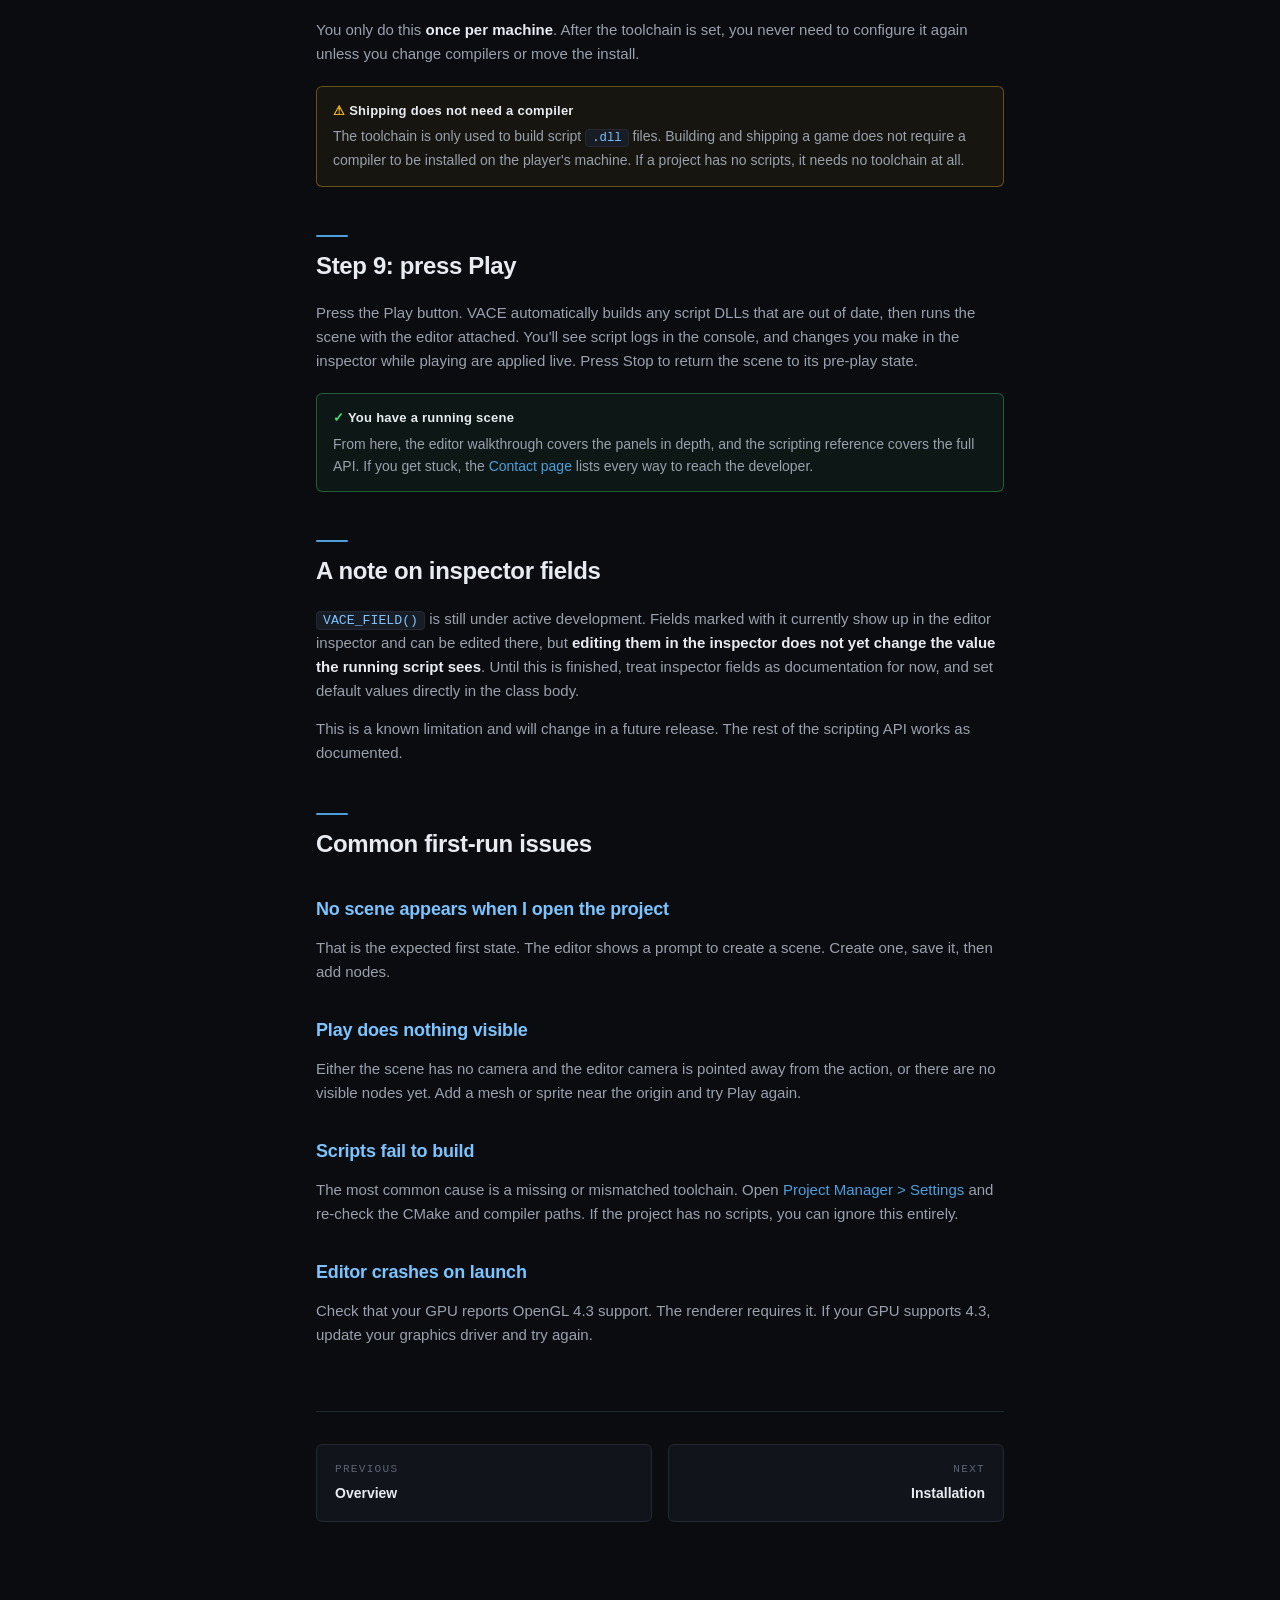
<file: docs/getting-started.html>
<!DOCTYPE html>
<html lang="en">
<head>
  <meta charset="UTF-8" />
  <meta name="viewport" content="width=device-width, initial-scale=1.0" />
  <title>Getting Started — VACE Docs</title>
  <meta name="description" content="First steps with VACE: run the Project Manager, create a project, open it in the editor, add a scene and nodes, and press Play." />
  <link rel="stylesheet" href="assets/docs.css" />
</head>
<body>

  <!-- ============ HEADER ============ -->
  <header class="doc-header">
    <div class="doc-header__inner">
      <button class="doc-header__toggle" id="docToggle" aria-label="Toggle navigation">☰</button>

      <a href="index.html" class="doc-header__brand">
        <img src="assets/img/vace-logo.png" alt="" width="22" height="22" style="display:inline-block;vertical-align:middle;margin-right:8px;" />
        VACE <span class="doc-header__brand-badge">Docs</span>
      </a>

      <span class="doc-header__sep"></span>
      <span class="doc-header__title">v0.1.0 · Windows x64</span>

      <div class="doc-header__search">
        <input type="search" placeholder="Search docs…  (press /)" aria-label="Search documentation" />
      </div>

      <div class="doc-header__actions">
        <a href="https://github.com/IsaacAduDarko" class="doc-header__link">GitHub</a>
        <a href="https://discord.gg/vjYZsQzuMq" class="doc-header__link">Discord</a>
      </div>
    </div>
  </header>

  <div class="doc-backdrop" id="docBackdrop"></div>

  <!-- ============ LAYOUT ============ -->
  <div class="doc-layout">

    <!-- ============ SIDEBAR ============ -->
    <aside class="doc-sidebar" id="docSidebar">
      <div class="doc-sidebar__group">
        <span class="doc-sidebar__label">Getting Started</span>
        <a class="doc-sidebar__link" href="index.html">Overview</a>
        <a class="doc-sidebar__link is-active" href="getting-started.html">Getting started</a>
        <a class="doc-sidebar__link" href="installation.html">Installation</a>
      </div>

      <div class="doc-sidebar__group">
        <span class="doc-sidebar__label">The Editor</span>
        <a class="doc-sidebar__link" href="editor.html">Editor walkthrough</a>
        <a class="doc-sidebar__link" href="editor.html#project-manager">Project Manager</a>
        <a class="doc-sidebar__link" href="editor.html#settings">Settings</a>
      </div>

      <div class="doc-sidebar__group">
        <span class="doc-sidebar__label">Scripting</span>
        <a class="doc-sidebar__link" href="scripting.html">Script API reference</a>
        <a class="doc-sidebar__link" href="scripting.html#intro">Introduction</a>
        <a class="doc-sidebar__link" href="scripting.html#fields">Inspector fields</a>
        <a class="doc-sidebar__link" href="scripting.html#input">Input</a>
        <a class="doc-sidebar__link" href="scripting.html#transform">Transform</a>
        <a class="doc-sidebar__link" href="scripting.html#physics">Physics</a>
      </div>

      <div class="doc-sidebar__group">
        <span class="doc-sidebar__label">Reference</span>
        <a class="doc-sidebar__link" href="abi.html">ABI &amp; types</a>
      </div>

      <div class="doc-sidebar__group">
        <span class="doc-sidebar__label">About</span>
        <a class="doc-sidebar__link" href="about.html">Vanta Games</a>
        <a class="doc-sidebar__link" href="about.html#contact">Contact</a>
        <a class="doc-sidebar__link" href="about.html#changelog">Changelog</a>
      </div>
    </aside>

    <!-- ============ MAIN ============ -->
    <main class="doc-content" id="docContent">

      <nav class="doc-breadcrumb">
        <a href="index.html">Docs</a>
        <span class="doc-breadcrumb__sep">/</span>
        <a href="getting-started.html">Getting started</a>
        <span class="doc-breadcrumb__sep">/</span>
        <span>First steps</span>
      </nav>

      <h1>Getting started</h1>

      <p class="doc-lede">
        This page walks you from a fresh download to a scene that plays. You do not
        need a C++ compiler or CMake to use the editor or ship a game. Those are only
        required when you want to write C++ scripts, and you set them once.
      </p>

      <div class="doc-callout doc-callout--info">
        <div class="doc-callout__body">
          <span class="doc-callout__title">The short version</span>
          <p>
            Extract <code>vace_engine_windows_stable_v0.1.zip</code>, run
            <code>build\windows-mingw-debug\projectmanager\VACE_ProjectManager.exe</code>,
            create a project, double-click to open it in the editor, create a scene,
            add nodes, press Play.
          </p>
        </div>
      </div>

      <h2 id="step-1-extract">Step 1: extract the release</h2>

      <p>
        Download <code>vace_engine_windows_stable_v0.1.zip</code> and extract it to a
        folder you can write to. Do not run the editor from inside the zip. The
        extracted folder contains the runtime, the engine libraries, the editor, and
        the Project Manager:
      </p>

      <div class="doc-code">
        <div class="doc-code__head">
          <span class="doc-code__dots"><span></span><span></span><span></span></span>
          <span class="doc-code__lang">vace_engine_windows_stable_v0.1/</span>
        </div>
        <pre><code>vace_engine_windows_stable_v0.1/
├── build/
│   └── windows-mingw-debug/
│       └── projectmanager/
│           └── VACE_ProjectManager.exe    ← start here
└── docs/             this documentation</code></pre>
      </div>

      <p>
        Your projects live <em>outside</em> this folder. The extracted release is the
        engine. Keep it somewhere stable (for example <code>C:\VACE\</code>) and
        create projects wherever you keep code.
      </p>

      <h2 id="step-2-project-manager">Step 2: run the Project Manager</h2>

      <p>
        Launch the Project Manager from:
      </p>

      <div class="doc-code">
        <div class="doc-code__head">
          <span class="doc-code__dots"><span></span><span></span><span></span></span>
          <span class="doc-code__lang">path</span>
        </div>
        <pre><code>build\windows-mingw-debug\projectmanager\VACE_ProjectManager.exe</code></pre>
      </div>

      <p>
        This is the first window you see, and it is where you create and open
        projects. There is no separate launcher.
      </p>

      <figure class="doc-shot">
        <img src="assets/screenshots/pm-projects.jpg" alt="VACE Project Manager projects list" />
        <figcaption>Project Manager: the projects list</figcaption>
      </figure>

      <p>
        If this is your first launch, the list is empty. That is expected. The next
        step creates your first project.
      </p>

      <h2 id="step-3-create">Step 3: create a project</h2>

      <p>
        Choose <strong>New Project</strong>. You'll be asked for four things:
      </p>

      <ul>
        <li><strong>Name</strong>: shown in the editor title bar and used as the project folder name</li>
        <li><strong>Type</strong>: <strong>2D</strong> or <strong>3D</strong>. This sets the default scene and node mode for the project</li>
        <li><strong>Path</strong>: the parent folder for the new project</li>
        <li><strong>Add .gitignore</strong>: a checkbox. Leave it on if you keep the project in git, off otherwise</li>
      </ul>

      <p>
        When you confirm, VACE creates the project folder and its starter files. No
        build runs at this point, and no compiler is needed.
      </p>

      <h2 id="step-4-open">Step 4: open the project in the editor</h2>

      <p>
        In the Project Manager, <strong>double-click</strong> your project in the
        list. The editor opens with that project loaded.
      </p>

      <p>
        If you need to create another project later, you can return to the Project
        Manager from inside the editor at any time. Project creation is a Project
        Manager action, not an editor one.
      </p>

      <h2 id="step-5-first-scene">Step 5: create your first scene</h2>

      <p>
        A new project opens to a cue telling you to create a scene. The scene tree
        and viewport stay empty until you do.
      </p>

      <figure class="doc-shot">
        <img src="assets/screenshots/editor-scene.jpg" alt="VACE editor with a scene open" />
        <figcaption>The editor after creating a scene, with a node added</figcaption>
      </figure>

      <p>
        Use the scene menu (or the prompt shown in the viewport) to create a new
        scene. Once the scene exists, the editor shows the empty scene tree and you
        can start adding nodes. Save the scene when prompted.
      </p>

      <h2 id="step-6-add-nodes">Step 6: add your first nodes</h2>

      <p>
        Add nodes from the <strong>plus button</strong> at the top of the hierarchy
        panel. Clicking it opens a menu split into <strong>Node 3D</strong> and
        <strong>Node 2D</strong>. Pick whichever matches your project type (a 3D
        project starts with 3D nodes, a 2D project with 2D nodes, but either list is
        available):
      </p>

      <ul>
        <li><strong>Node 3D</strong>: meshes, cameras, lights, and other 3D scene objects</li>
        <li><strong>Node 2D</strong>: sprites, 2D cameras, and other 2D scene objects</li>
      </ul>

      <p>
        Select a node after adding it and use the inspector on the right to change
        its name, transform, and components.
      </p>

      <div class="doc-callout doc-callout--info">
        <div class="doc-callout__body">
          <span class="doc-callout__title">No camera is fine on Play</span>
          <p>
            If the scene has no camera node when you press Play, VACE uses the editor
            camera. You only need to add a camera to the scene if the game itself
            needs a specific view.
          </p>
        </div>
      </div>

      <h2 id="step-7-script">Step 7: write your first script (optional)</h2>

      <p>
        C++ scripting is optional. Everything above works without a compiler. You
        only need a toolchain when you want to attach a script to a node.
      </p>

      <p>
        To add a script, use the <strong>inspector</strong> on a selected node. The
        inspector has controls to <strong>create a new script</strong> or
        <strong>attach an existing one</strong>. Both flows stay in the editor; you
        do not need to leave it to make a script.
      </p>

      <p>
        When you create a script, VACE writes a <code>.cpp</code> into the project's
        scripts folder. Here is what a minimal script looks like:
      </p>

      <div class="doc-code">
        <div class="doc-code__head">
          <span class="doc-code__dots"><span></span><span></span><span></span></span>
          <span class="doc-code__lang">Spinner.cpp</span>
          <button class="doc-code__copy" type="button">Copy</button>
        </div>
        <pre><code>#include "VACE/Scripting/Script.hpp"

class Spinner : public VACE::Script
{
public:
    void OnUpdate(float dt) override
    {
        SetRotation2D(GetRotation2D() + glm::radians(90.0f) * dt);
    }
};

VACE_REGISTER_SCRIPT(Spinner)</code></pre>
      </div>

      <p>
        The full scripting surface, from input to physics to JSON save data, is in
        the <a href="scripting.html">Script API reference</a>.
      </p>

      <h2 id="step-8-toolchain">Step 8: set the toolchain (only for C++ scripting)</h2>

      <p>
        The first time you write or attach a C++ script, VACE needs to know where
        your compiler and CMake are. Open the Project Manager's
        <strong>Settings</strong> tab and fill in:
      </p>

      <ul>
        <li><strong>CMake path</strong>: full path to <code>cmake.exe</code></li>
        <li><strong>Compiler</strong>: MinGW-w64</li>
        <li><strong>Compiler path</strong>: path to the toolchain, if not auto-detected</li>
      </ul>

      <figure class="doc-shot">
        <img src="assets/screenshots/pm-settings.jpg" alt="VACE Project Manager settings page with compiler and CMake fields" />
        <figcaption>Project Manager: toolchain settings (compiler and CMake)</figcaption>
      </figure>

      <p>
        You only do this <strong>once per machine</strong>. After the toolchain is
        set, you never need to configure it again unless you change compilers or move
        the install.
      </p>

      <div class="doc-callout doc-callout--warn">
        <div class="doc-callout__body">
          <span class="doc-callout__title">Shipping does not need a compiler</span>
          <p>
            The toolchain is only used to build script <code>.dll</code> files. Building
            and shipping a game does not require a compiler to be installed on the
            player's machine. If a project has no scripts, it needs no toolchain at all.
          </p>
        </div>
      </div>

      <h2 id="step-9-play">Step 9: press Play</h2>

      <p>
        Press the Play button. VACE automatically builds any script DLLs that are out
        of date, then runs the scene with the editor attached. You'll see script logs
        in the console, and changes you make in the inspector while playing are applied
        live. Press Stop to return the scene to its pre-play state.
      </p>

      <div class="doc-callout doc-callout--success">
        <div class="doc-callout__body">
          <span class="doc-callout__title">You have a running scene</span>
          <p>
            From here, the editor walkthrough covers the panels in depth, and the
            scripting reference covers the full API. If you get stuck, the
            <a href="about.html#contact">Contact page</a> lists every way to reach
            the developer.
          </p>
        </div>
      </div>

      <h2 id="inspector-fields-note">A note on inspector fields</h2>

      <p>
        <code>VACE_FIELD()</code> is still under active development. Fields marked
        with it currently show up in the editor inspector and can be edited there,
        but <strong>editing them in the inspector does not yet change the value the
        running script sees</strong>. Until this is finished, treat inspector fields
        as documentation for now, and set default values directly in the class body.
      </p>

      <p>
        This is a known limitation and will change in a future release. The rest of
        the scripting API works as documented.
      </p>

      <h2 id="common-issues">Common first-run issues</h2>

      <h3>No scene appears when I open the project</h3>
      <p>
        That is the expected first state. The editor shows a prompt to create a scene.
        Create one, save it, then add nodes.
      </p>

      <h3>Play does nothing visible</h3>
      <p>
        Either the scene has no camera and the editor camera is pointed away from the
        action, or there are no visible nodes yet. Add a mesh or sprite near the
        origin and try Play again.
      </p>

      <h3>Scripts fail to build</h3>
      <p>
        The most common cause is a missing or mismatched toolchain. Open
        <a href="editor.html#settings">Project Manager &gt; Settings</a> and re-check
        the CMake and compiler paths. If the project has no scripts, you can ignore
        this entirely.
      </p>

      <h3>Editor crashes on launch</h3>
      <p>
        Check that your GPU reports OpenGL 4.3 support. The renderer requires it. If
        your GPU supports 4.3, update your graphics driver and try again.
      </p>

      <!-- ============ PAGINATION ============ -->
      <nav class="doc-pagination">
        <a href="index.html" class="doc-pagination__prev">
          <span class="doc-pagination__label">Previous</span>
          <span class="doc-pagination__title">Overview</span>
        </a>
        <a href="installation.html" class="doc-pagination__next">
          <span class="doc-pagination__label">Next</span>
          <span class="doc-pagination__title">Installation</span>
        </a>
      </nav>

    </main>

    <!-- ============ TOC ============ -->
    <aside class="doc-toc" id="docToc">
      <div class="doc-toc__label">On this page</div>
      <nav class="doc-toc__list" id="docTocList"></nav>
    </aside>

  </div>

  <button class="doc-top" id="docTop" title="Back to top">↑</button>

  <script src="assets/docs.js"></script>
</body>
</html>
</file>
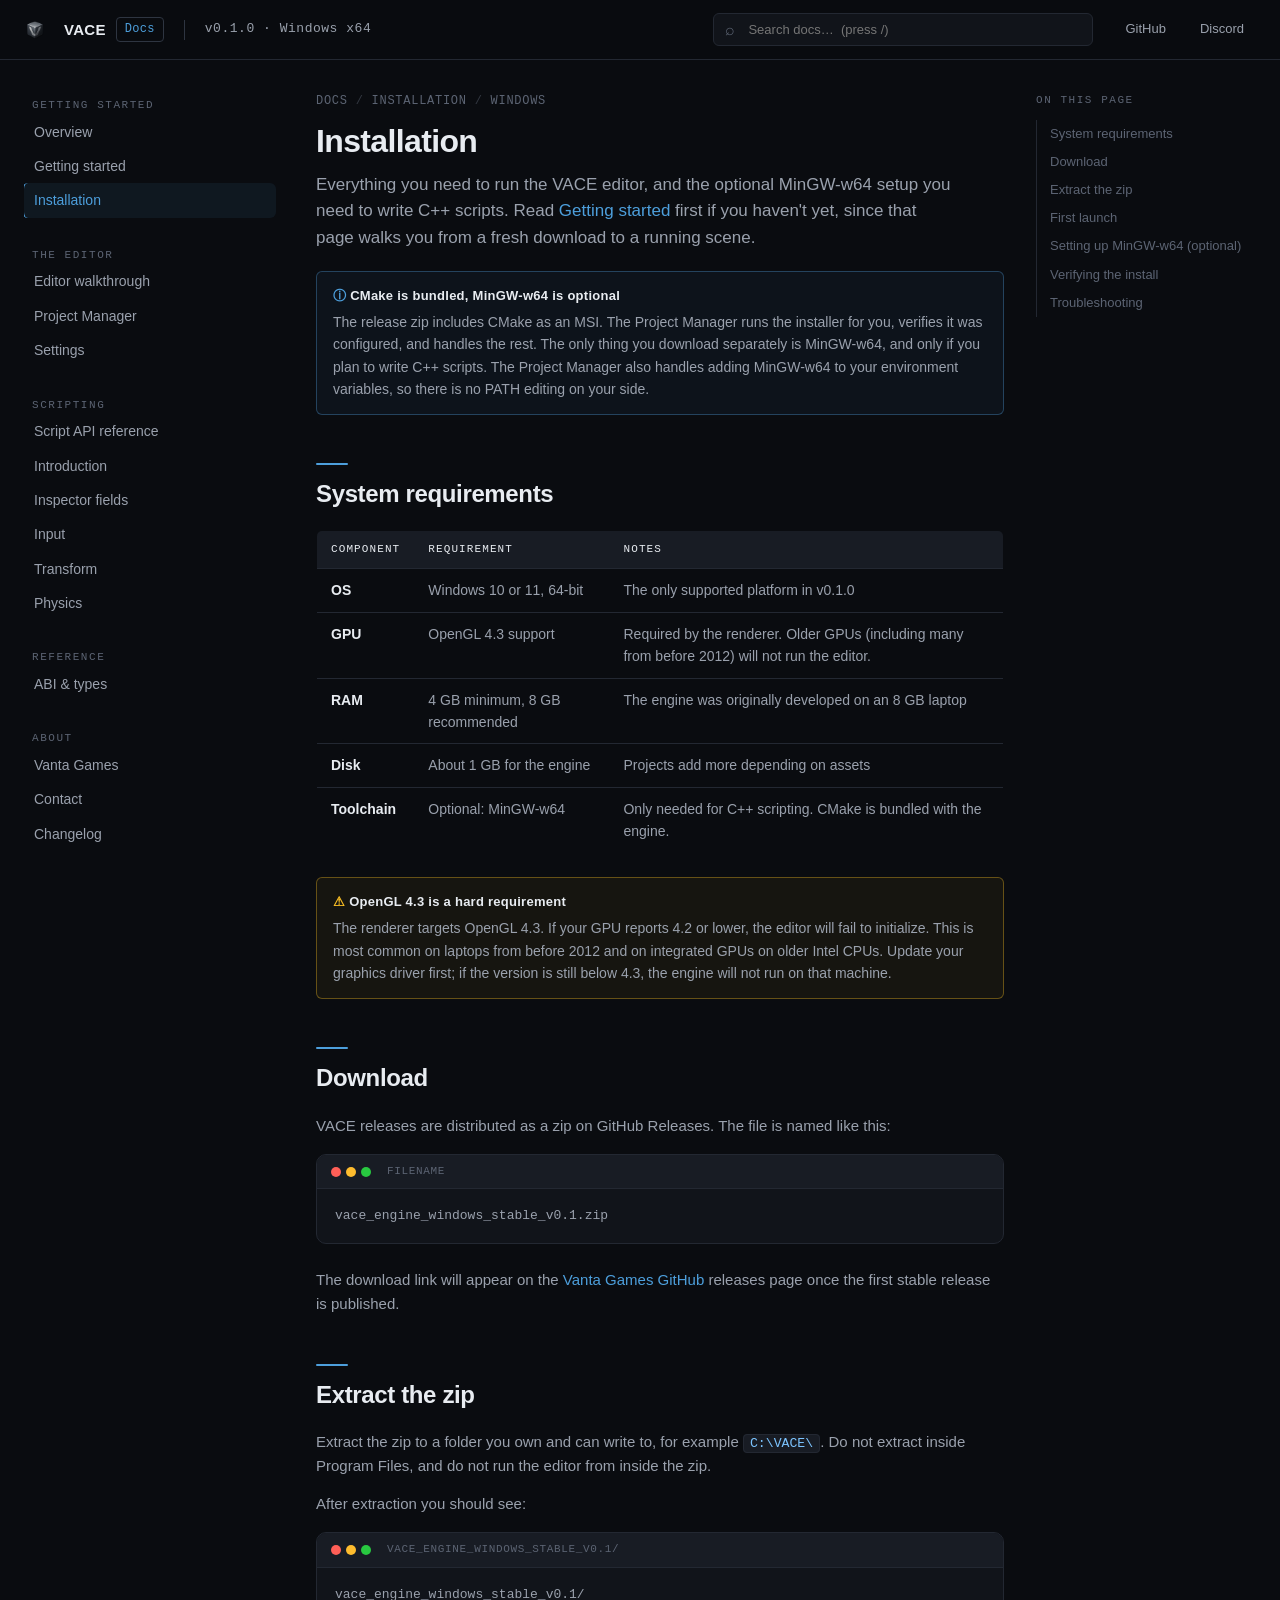
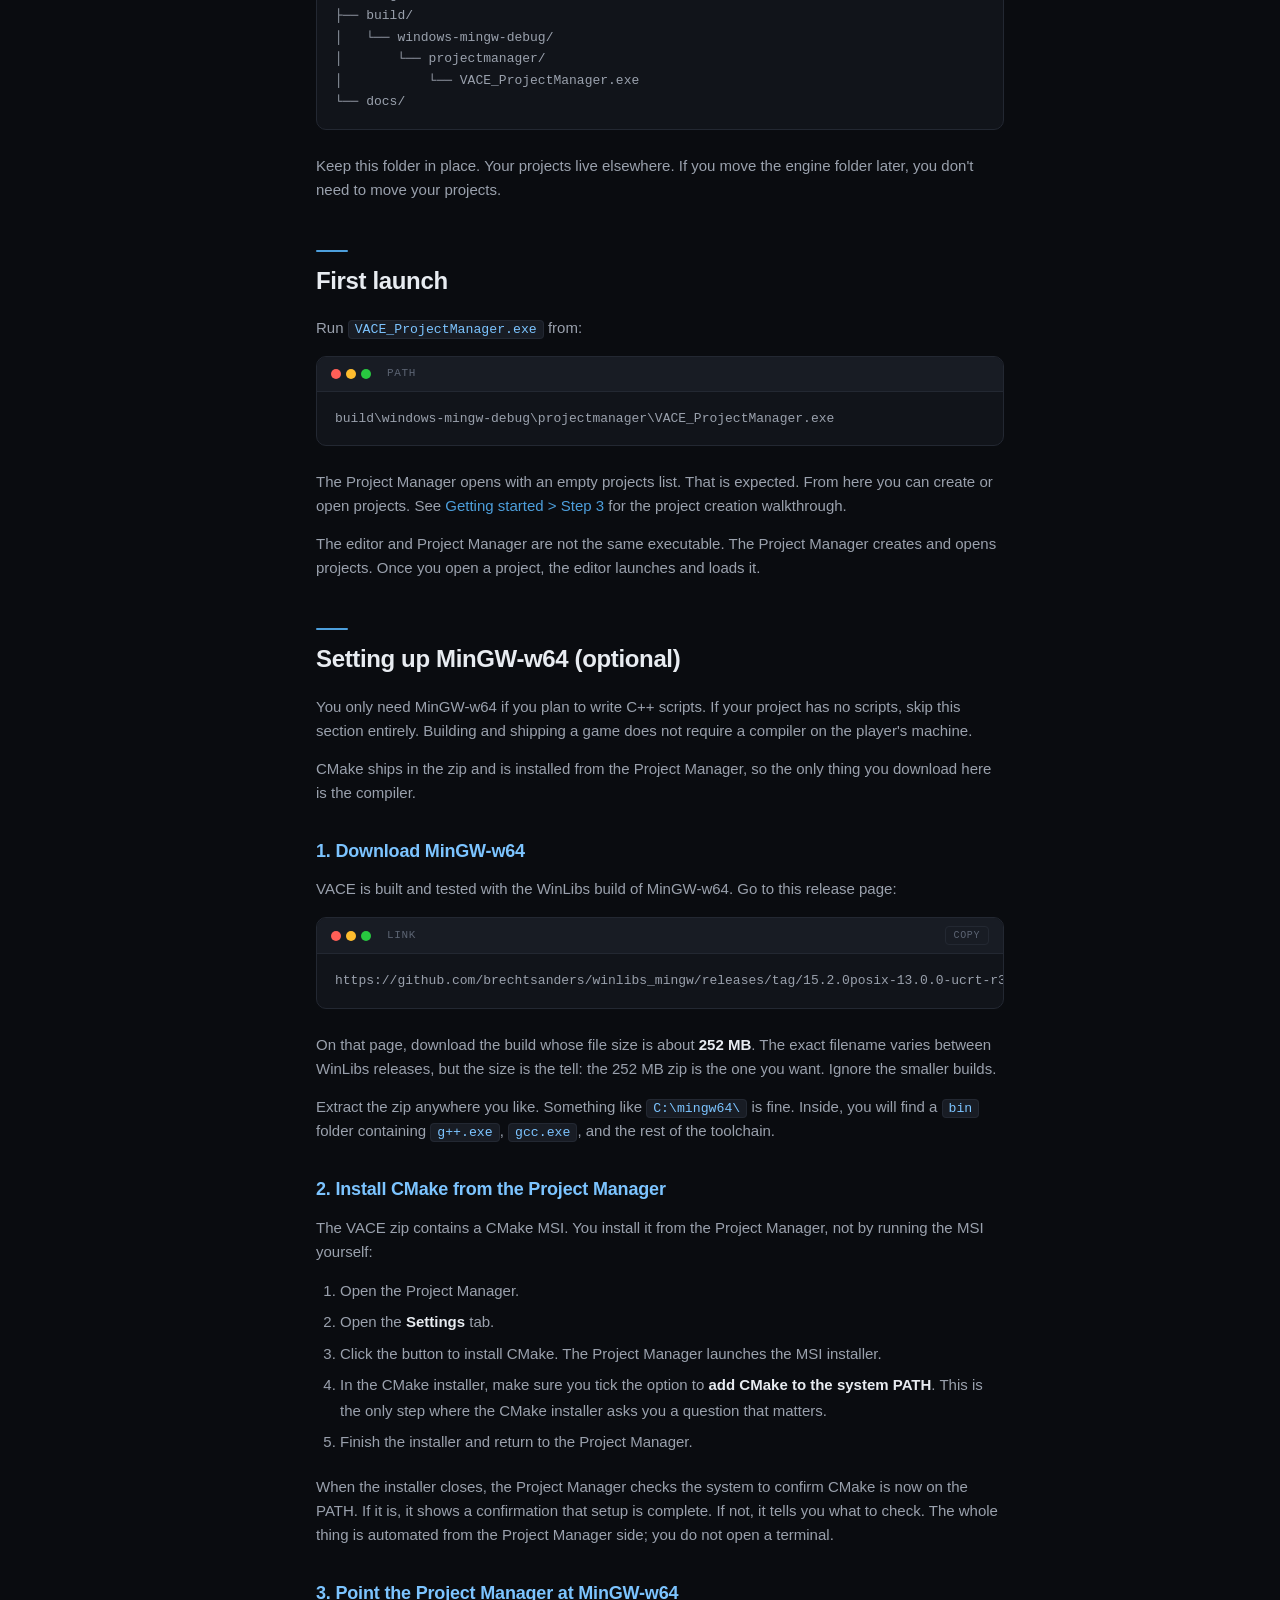
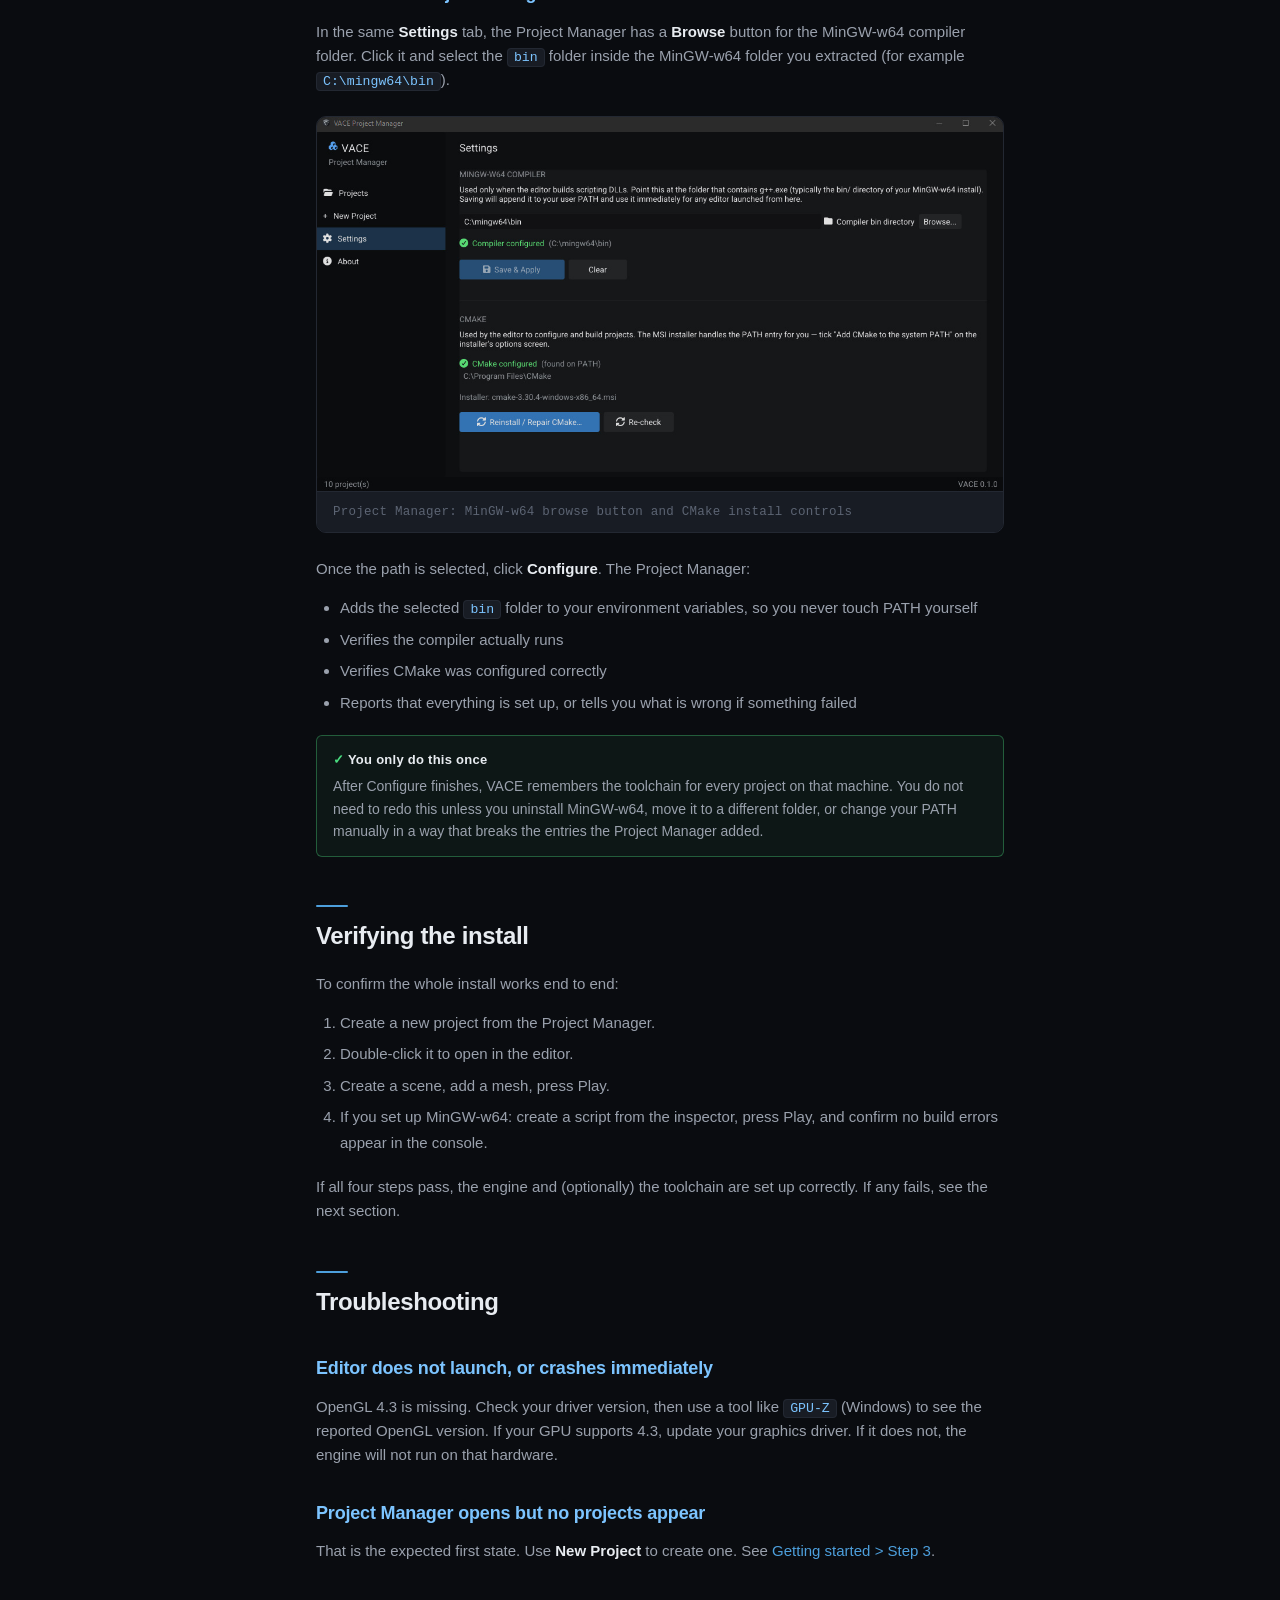
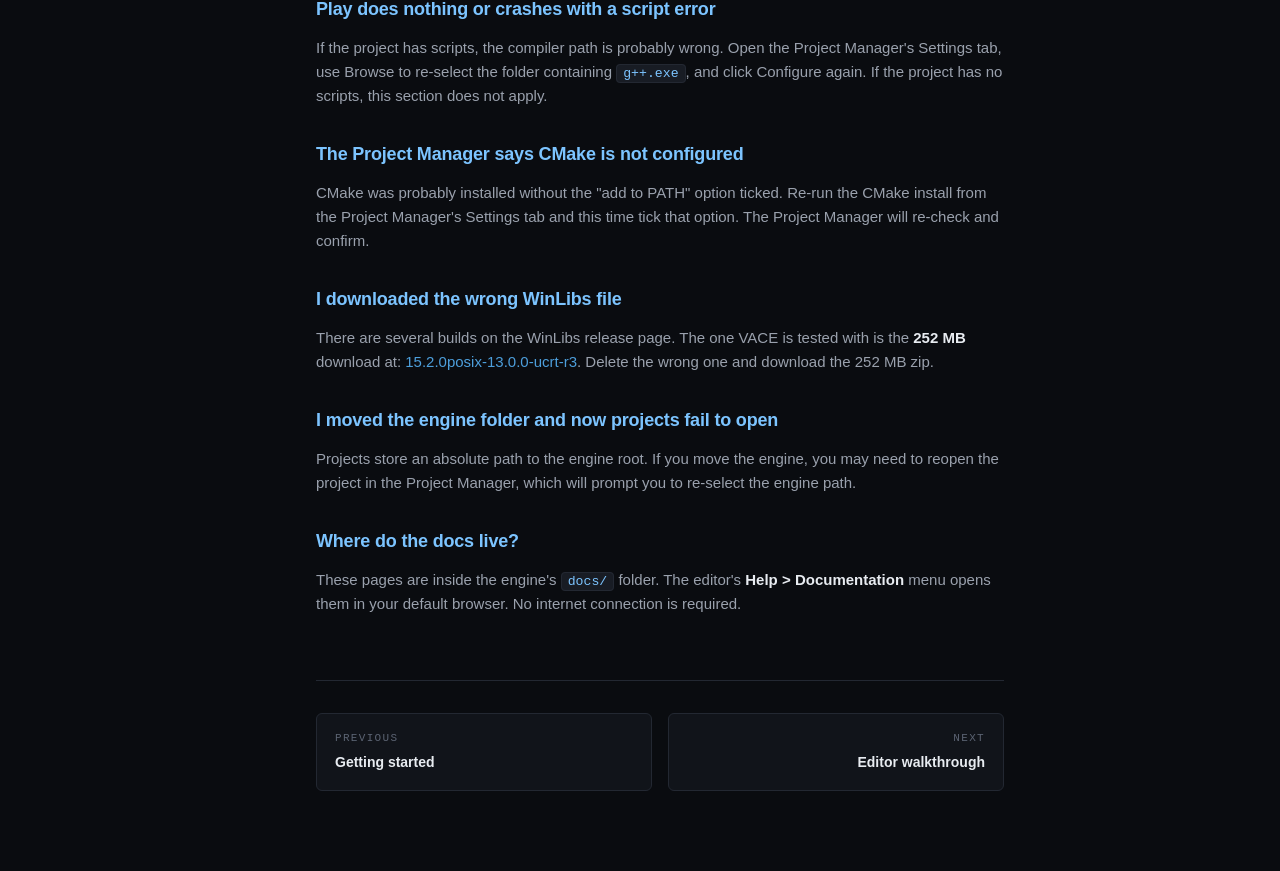
<file: docs/installation.html>
<!DOCTYPE html>
<html lang="en">
<head>
  <meta charset="UTF-8" />
  <meta name="viewport" content="width=device-width, initial-scale=1.0" />
  <title>Installation — VACE Docs</title>
  <meta name="description" content="Install VACE on Windows: GPU requirement, extraction, first launch, and optional MinGW-w64 setup for C++ scripting. CMake is bundled with the engine and configured automatically." />
  <link rel="stylesheet" href="assets/docs.css" />
</head>
<body>

  <!-- ============ HEADER ============ -->
  <header class="doc-header">
    <div class="doc-header__inner">
      <button class="doc-header__toggle" id="docToggle" aria-label="Toggle navigation">☰</button>

      <a href="index.html" class="doc-header__brand">
        <img src="assets/img/vace-logo.png" alt="" width="22" height="22" style="display:inline-block;vertical-align:middle;margin-right:8px;" />
        VACE <span class="doc-header__brand-badge">Docs</span>
      </a>

      <span class="doc-header__sep"></span>
      <span class="doc-header__title">v0.1.0 · Windows x64</span>

      <div class="doc-header__search">
        <input type="search" placeholder="Search docs…  (press /)" aria-label="Search documentation" />
      </div>

      <div class="doc-header__actions">
        <a href="https://github.com/IsaacAduDarko" class="doc-header__link">GitHub</a>
        <a href="https://discord.gg/vjYZsQzuMq" class="doc-header__link">Discord</a>
      </div>
    </div>
  </header>

  <div class="doc-backdrop" id="docBackdrop"></div>

  <!-- ============ LAYOUT ============ -->
  <div class="doc-layout">

    <!-- ============ SIDEBAR ============ -->
    <aside class="doc-sidebar" id="docSidebar">
      <div class="doc-sidebar__group">
        <span class="doc-sidebar__label">Getting Started</span>
        <a class="doc-sidebar__link" href="index.html">Overview</a>
        <a class="doc-sidebar__link" href="getting-started.html">Getting started</a>
        <a class="doc-sidebar__link is-active" href="installation.html">Installation</a>
      </div>

      <div class="doc-sidebar__group">
        <span class="doc-sidebar__label">The Editor</span>
        <a class="doc-sidebar__link" href="editor.html">Editor walkthrough</a>
        <a class="doc-sidebar__link" href="editor.html#project-manager">Project Manager</a>
        <a class="doc-sidebar__link" href="editor.html#settings">Settings</a>
      </div>

      <div class="doc-sidebar__group">
        <span class="doc-sidebar__label">Scripting</span>
        <a class="doc-sidebar__link" href="scripting.html">Script API reference</a>
        <a class="doc-sidebar__link" href="scripting.html#intro">Introduction</a>
        <a class="doc-sidebar__link" href="scripting.html#fields">Inspector fields</a>
        <a class="doc-sidebar__link" href="scripting.html#input">Input</a>
        <a class="doc-sidebar__link" href="scripting.html#transform">Transform</a>
        <a class="doc-sidebar__link" href="scripting.html#physics">Physics</a>
      </div>

      <div class="doc-sidebar__group">
        <span class="doc-sidebar__label">Reference</span>
        <a class="doc-sidebar__link" href="abi.html">ABI &amp; types</a>
      </div>

      <div class="doc-sidebar__group">
        <span class="doc-sidebar__label">About</span>
        <a class="doc-sidebar__link" href="about.html">Vanta Games</a>
        <a class="doc-sidebar__link" href="about.html#contact">Contact</a>
        <a class="doc-sidebar__link" href="about.html#changelog">Changelog</a>
      </div>
    </aside>

    <!-- ============ MAIN ============ -->
    <main class="doc-content" id="docContent">

      <nav class="doc-breadcrumb">
        <a href="index.html">Docs</a>
        <span class="doc-breadcrumb__sep">/</span>
        <a href="installation.html">Installation</a>
        <span class="doc-breadcrumb__sep">/</span>
        <span>Windows</span>
      </nav>

      <h1>Installation</h1>

      <p class="doc-lede">
        Everything you need to run the VACE editor, and the optional MinGW-w64 setup
        you need to write C++ scripts. Read <a href="getting-started.html">Getting started</a>
        first if you haven't yet, since that page walks you from a fresh download to
        a running scene.
      </p>

      <div class="doc-callout doc-callout--info">
        <div class="doc-callout__body">
          <span class="doc-callout__title">CMake is bundled, MinGW-w64 is optional</span>
          <p>
            The release zip includes CMake as an MSI. The Project Manager runs the
            installer for you, verifies it was configured, and handles the rest. The
            only thing you download separately is MinGW-w64, and only if you plan to
            write C++ scripts. The Project Manager also handles adding MinGW-w64 to
            your environment variables, so there is no PATH editing on your side.
          </p>
        </div>
      </div>

      <h2 id="system-requirements">System requirements</h2>

      <table class="doc-table">
        <thead>
          <tr><th>Component</th><th>Requirement</th><th>Notes</th></tr>
        </thead>
        <tbody>
          <tr>
            <td><strong>OS</strong></td>
            <td>Windows 10 or 11, 64-bit</td>
            <td>The only supported platform in v0.1.0</td>
          </tr>
          <tr>
            <td><strong>GPU</strong></td>
            <td>OpenGL 4.3 support</td>
            <td>Required by the renderer. Older GPUs (including many from before 2012) will not run the editor.</td>
          </tr>
          <tr>
            <td><strong>RAM</strong></td>
            <td>4 GB minimum, 8 GB recommended</td>
            <td>The engine was originally developed on an 8 GB laptop</td>
          </tr>
          <tr>
            <td><strong>Disk</strong></td>
            <td>About 1 GB for the engine</td>
            <td>Projects add more depending on assets</td>
          </tr>
          <tr>
            <td><strong>Toolchain</strong></td>
            <td>Optional: MinGW-w64</td>
            <td>Only needed for C++ scripting. CMake is bundled with the engine.</td>
          </tr>
        </tbody>
      </table>

      <div class="doc-callout doc-callout--warn">
        <div class="doc-callout__body">
          <span class="doc-callout__title">OpenGL 4.3 is a hard requirement</span>
          <p>
            The renderer targets OpenGL 4.3. If your GPU reports 4.2 or lower, the
            editor will fail to initialize. This is most common on laptops from before
            2012 and on integrated GPUs on older Intel CPUs. Update your graphics
            driver first; if the version is still below 4.3, the engine will not run
            on that machine.
          </p>
        </div>
      </div>

      <h2 id="download">Download</h2>

      <p>
        VACE releases are distributed as a zip on GitHub Releases. The file is named
        like this:
      </p>

      <div class="doc-code">
        <div class="doc-code__head">
          <span class="doc-code__dots"><span></span><span></span><span></span></span>
          <span class="doc-code__lang">filename</span>
        </div>
        <pre><code>vace_engine_windows_stable_v0.1.zip</code></pre>
      </div>

      <p>
        The download link will appear on the
        <a href="https://github.com/IsaacAduDarko">Vanta Games GitHub</a> releases
        page once the first stable release is published.
      </p>

      <h2 id="extract">Extract the zip</h2>

      <p>
        Extract the zip to a folder you own and can write to, for example
        <code>C:\VACE\</code>. Do not extract inside Program Files, and do not run the
        editor from inside the zip.
      </p>

      <p>
        After extraction you should see:
      </p>

      <div class="doc-code">
        <div class="doc-code__head">
          <span class="doc-code__dots"><span></span><span></span><span></span></span>
          <span class="doc-code__lang">vace_engine_windows_stable_v0.1/</span>
        </div>
        <pre><code>vace_engine_windows_stable_v0.1/
├── build/
│   └── windows-mingw-debug/
│       └── projectmanager/
│           └── VACE_ProjectManager.exe
└── docs/</code></pre>
      </div>

      <p>
        Keep this folder in place. Your projects live elsewhere. If you move the
        engine folder later, you don't need to move your projects.
      </p>

      <h2 id="first-launch">First launch</h2>

      <p>
        Run <code>VACE_ProjectManager.exe</code> from:
      </p>

      <div class="doc-code">
        <div class="doc-code__head">
          <span class="doc-code__dots"><span></span><span></span><span></span></span>
          <span class="doc-code__lang">path</span>
        </div>
        <pre><code>build\windows-mingw-debug\projectmanager\VACE_ProjectManager.exe</code></pre>
      </div>

      <p>
        The Project Manager opens with an empty projects list. That is expected. From
        here you can create or open projects. See
        <a href="getting-started.html#step-3-create">Getting started &gt; Step 3</a>
        for the project creation walkthrough.
      </p>

      <p>
        The editor and Project Manager are not the same executable. The Project Manager
        creates and opens projects. Once you open a project, the editor launches and
        loads it.
      </p>

      <h2 id="toolchain">Setting up MinGW-w64 (optional)</h2>

      <p>
        You only need MinGW-w64 if you plan to write C++ scripts. If your project has
        no scripts, skip this section entirely. Building and shipping a game does not
        require a compiler on the player's machine.
      </p>

      <p>
        CMake ships in the zip and is installed from the Project Manager, so the only
        thing you download here is the compiler.
      </p>

      <h3>1. Download MinGW-w64</h3>

      <p>
        VACE is built and tested with the WinLibs build of MinGW-w64. Go to this
        release page:
      </p>

      <div class="doc-code">
        <div class="doc-code__head">
          <span class="doc-code__dots"><span></span><span></span><span></span></span>
          <span class="doc-code__lang">link</span>
          <button class="doc-code__copy" type="button">Copy</button>
        </div>
        <pre><code>https://github.com/brechtsanders/winlibs_mingw/releases/tag/15.2.0posix-13.0.0-ucrt-r3</code></pre>
      </div>

      <p>
        On that page, download the build whose file size is about <strong>252 MB</strong>.
        The exact filename varies between WinLibs releases, but the size is the tell:
        the 252 MB zip is the one you want. Ignore the smaller builds.
      </p>

      <p>
        Extract the zip anywhere you like. Something like <code>C:\mingw64\</code> is
        fine. Inside, you will find a <code>bin</code> folder containing
        <code>g++.exe</code>, <code>gcc.exe</code>, and the rest of the toolchain.
      </p>

      <h3>2. Install CMake from the Project Manager</h3>

      <p>
        The VACE zip contains a CMake MSI. You install it from the Project Manager,
        not by running the MSI yourself:
      </p>

      <ol>
        <li>Open the Project Manager.</li>
        <li>Open the <strong>Settings</strong> tab.</li>
        <li>Click the button to install CMake. The Project Manager launches the MSI installer.</li>
        <li>
          In the CMake installer, make sure you tick the option to <strong>add CMake
          to the system PATH</strong>. This is the only step where the CMake installer
          asks you a question that matters.
        </li>
        <li>Finish the installer and return to the Project Manager.</li>
      </ol>

      <p>
        When the installer closes, the Project Manager checks the system to confirm
        CMake is now on the PATH. If it is, it shows a confirmation that setup is
        complete. If not, it tells you what to check. The whole thing is automated
        from the Project Manager side; you do not open a terminal.
      </p>

      <h3>3. Point the Project Manager at MinGW-w64</h3>

      <p>
        In the same <strong>Settings</strong> tab, the Project Manager has a
        <strong>Browse</strong> button for the MinGW-w64 compiler folder. Click it and
        select the <code>bin</code> folder inside the MinGW-w64 folder you extracted
        (for example <code>C:\mingw64\bin</code>).
      </p>

      <figure class="doc-shot">
        <img src="assets/screenshots/pm-settings.jpg" alt="VACE Project Manager settings with the MinGW-w64 browse button and CMake install controls" />
        <figcaption>Project Manager: MinGW-w64 browse button and CMake install controls</figcaption>
      </figure>

      <p>
        Once the path is selected, click <strong>Configure</strong>. The Project Manager:
      </p>

      <ul>
        <li>Adds the selected <code>bin</code> folder to your environment variables, so you never touch PATH yourself</li>
        <li>Verifies the compiler actually runs</li>
        <li>Verifies CMake was configured correctly</li>
        <li>Reports that everything is set up, or tells you what is wrong if something failed</li>
      </ul>

      <div class="doc-callout doc-callout--success">
        <div class="doc-callout__body">
          <span class="doc-callout__title">You only do this once</span>
          <p>
            After Configure finishes, VACE remembers the toolchain for every project
            on that machine. You do not need to redo this unless you uninstall MinGW-w64,
            move it to a different folder, or change your PATH manually in a way that
            breaks the entries the Project Manager added.
          </p>
        </div>
      </div>

      <h2 id="verifying">Verifying the install</h2>

      <p>
        To confirm the whole install works end to end:
      </p>

      <ol>
        <li>Create a new project from the Project Manager.</li>
        <li>Double-click it to open in the editor.</li>
        <li>Create a scene, add a mesh, press Play.</li>
        <li>If you set up MinGW-w64: create a script from the inspector, press Play, and confirm no build errors appear in the console.</li>
      </ol>

      <p>
        If all four steps pass, the engine and (optionally) the toolchain are set up
        correctly. If any fails, see the next section.
      </p>

      <h2 id="troubleshooting">Troubleshooting</h2>

      <h3>Editor does not launch, or crashes immediately</h3>
      <p>
        OpenGL 4.3 is missing. Check your driver version, then use a tool like
        <code>GPU-Z</code> (Windows) to see the reported OpenGL version. If your GPU
        supports 4.3, update your graphics driver. If it does not, the engine will
        not run on that hardware.
      </p>

      <h3>Project Manager opens but no projects appear</h3>
      <p>
        That is the expected first state. Use <strong>New Project</strong> to create
        one. See <a href="getting-started.html#step-3-create">Getting started &gt; Step 3</a>.
      </p>

      <h3>Play does nothing or crashes with a script error</h3>
      <p>
        If the project has scripts, the compiler path is probably wrong. Open the
        Project Manager's Settings tab, use Browse to re-select the folder containing
        <code>g++.exe</code>, and click Configure again. If the project has no
        scripts, this section does not apply.
      </p>

      <h3>The Project Manager says CMake is not configured</h3>
      <p>
        CMake was probably installed without the "add to PATH" option ticked. Re-run
        the CMake install from the Project Manager's Settings tab and this time tick
        that option. The Project Manager will re-check and confirm.
      </p>

      <h3>I downloaded the wrong WinLibs file</h3>
      <p>
        There are several builds on the WinLibs release page. The one VACE is tested
        with is the <strong>252 MB</strong> download at:
        <a href="https://github.com/brechtsanders/winlibs_mingw/releases/tag/15.2.0posix-13.0.0-ucrt-r3">15.2.0posix-13.0.0-ucrt-r3</a>.
        Delete the wrong one and download the 252 MB zip.
      </p>

      <h3>I moved the engine folder and now projects fail to open</h3>
      <p>
        Projects store an absolute path to the engine root. If you move the engine,
        you may need to reopen the project in the Project Manager, which will prompt
        you to re-select the engine path.
      </p>

      <h3>Where do the docs live?</h3>
      <p>
        These pages are inside the engine's <code>docs/</code> folder. The editor's
        <strong>Help &gt; Documentation</strong> menu opens them in your default
        browser. No internet connection is required.
      </p>

      <!-- ============ PAGINATION ============ -->
      <nav class="doc-pagination">
        <a href="getting-started.html" class="doc-pagination__prev">
          <span class="doc-pagination__label">Previous</span>
          <span class="doc-pagination__title">Getting started</span>
        </a>
        <a href="editor.html" class="doc-pagination__next">
          <span class="doc-pagination__label">Next</span>
          <span class="doc-pagination__title">Editor walkthrough</span>
        </a>
      </nav>

    </main>

    <!-- ============ TOC ============ -->
    <aside class="doc-toc" id="docToc">
      <div class="doc-toc__label">On this page</div>
      <nav class="doc-toc__list" id="docTocList"></nav>
    </aside>

  </div>

  <button class="doc-top" id="docTop" title="Back to top">↑</button>

  <script src="assets/docs.js"></script>
</body>
</html>
</file>
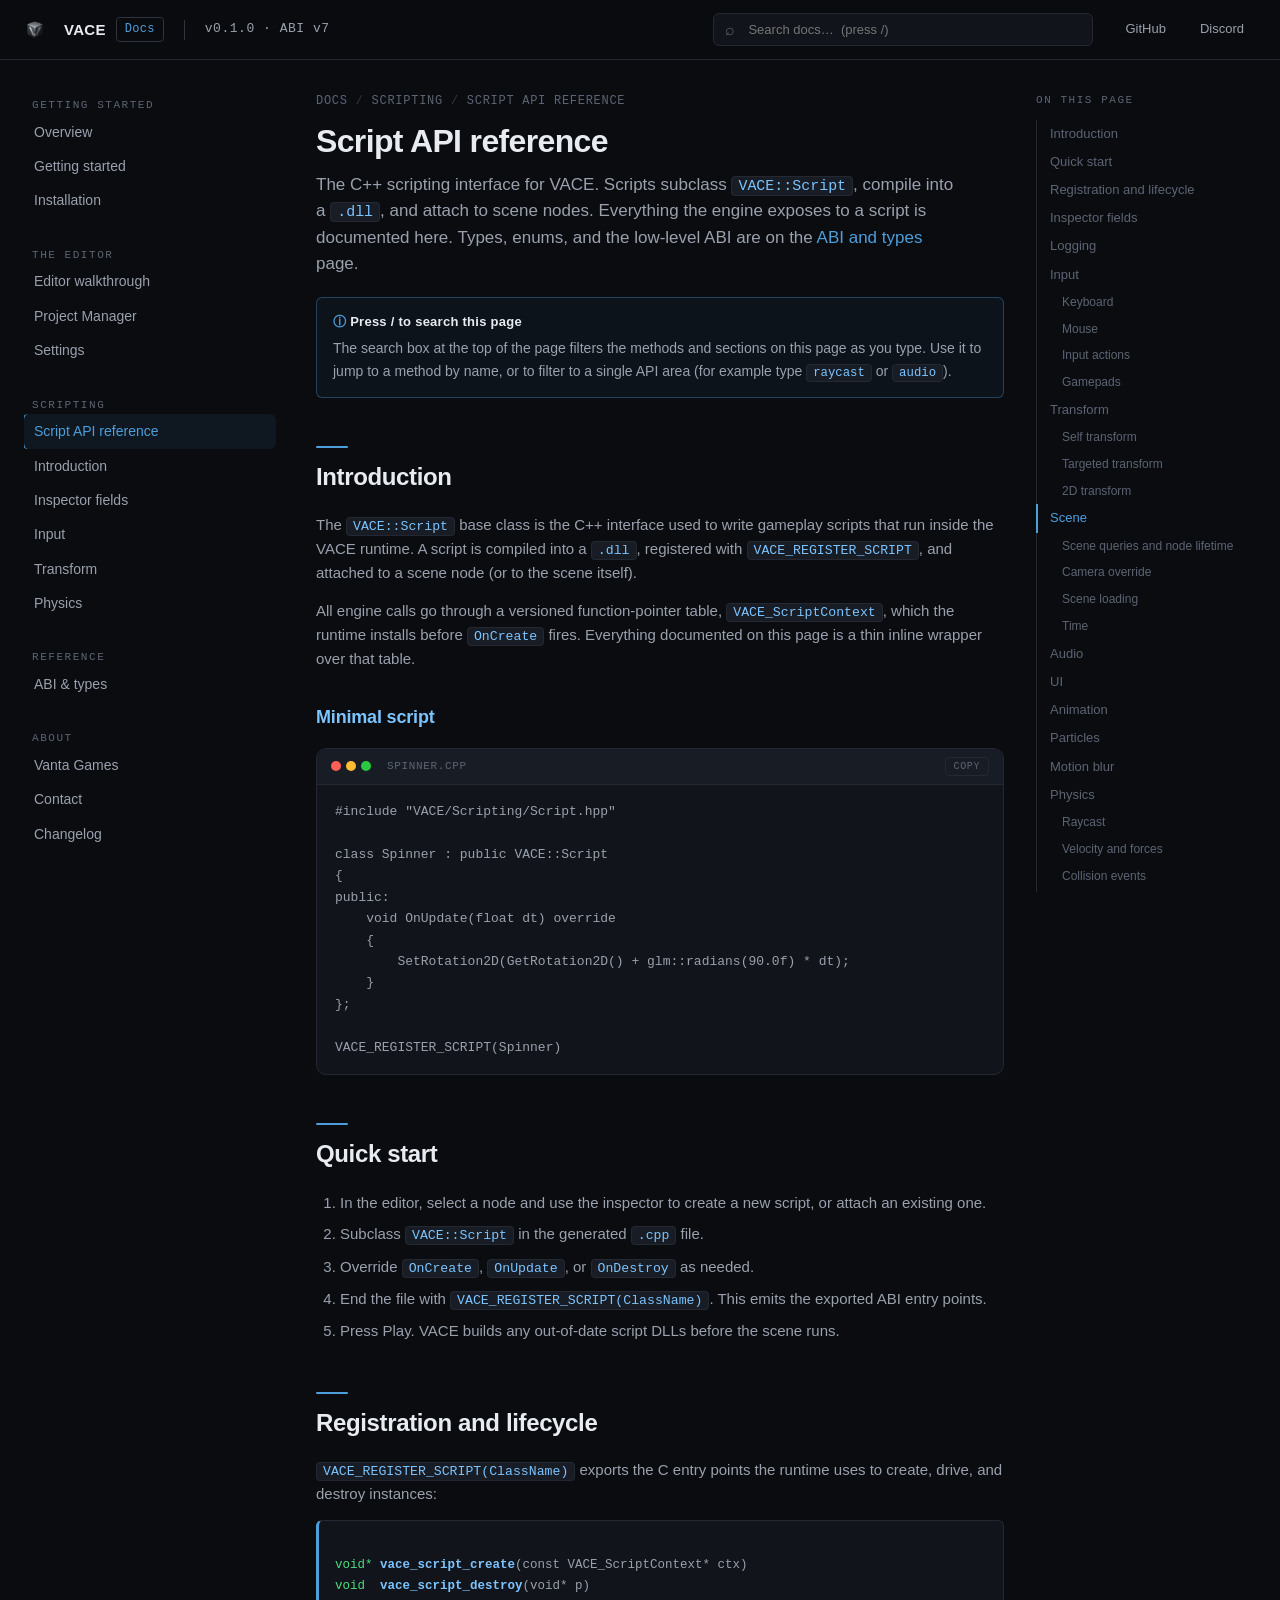
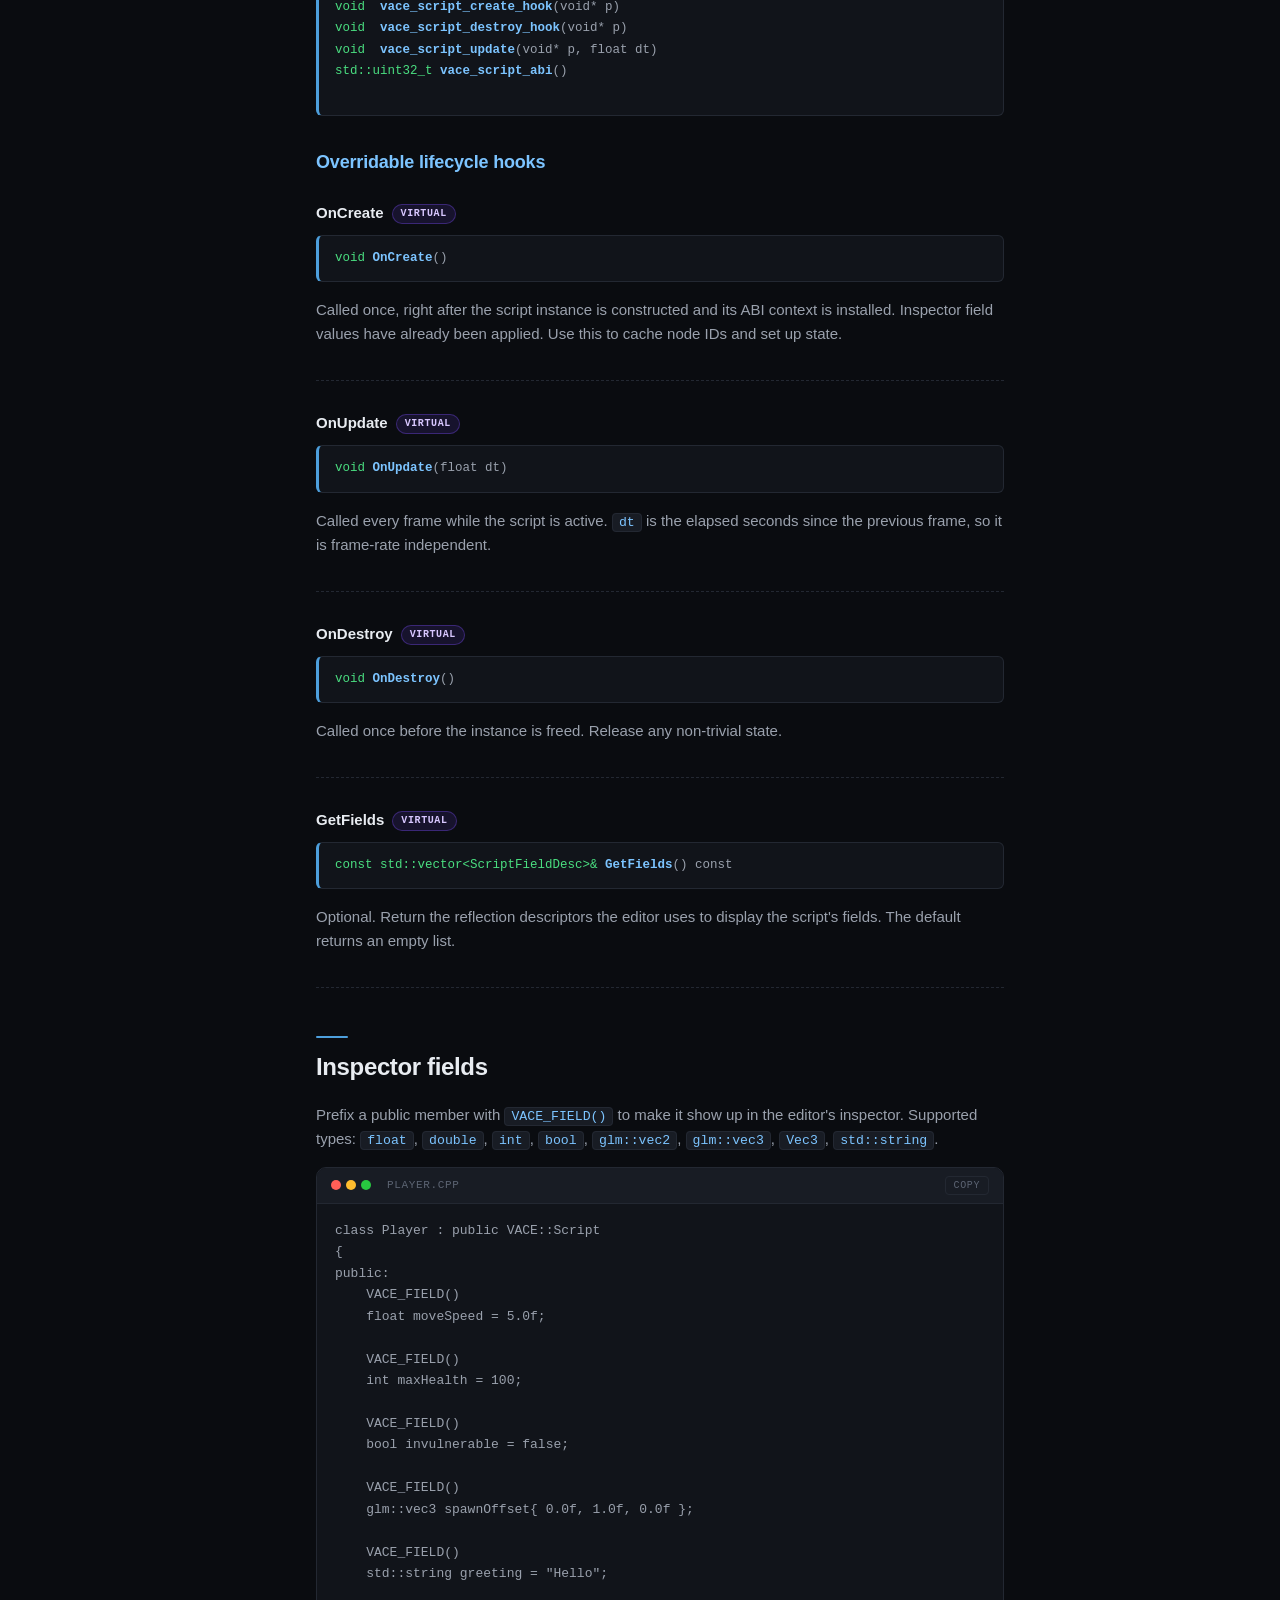
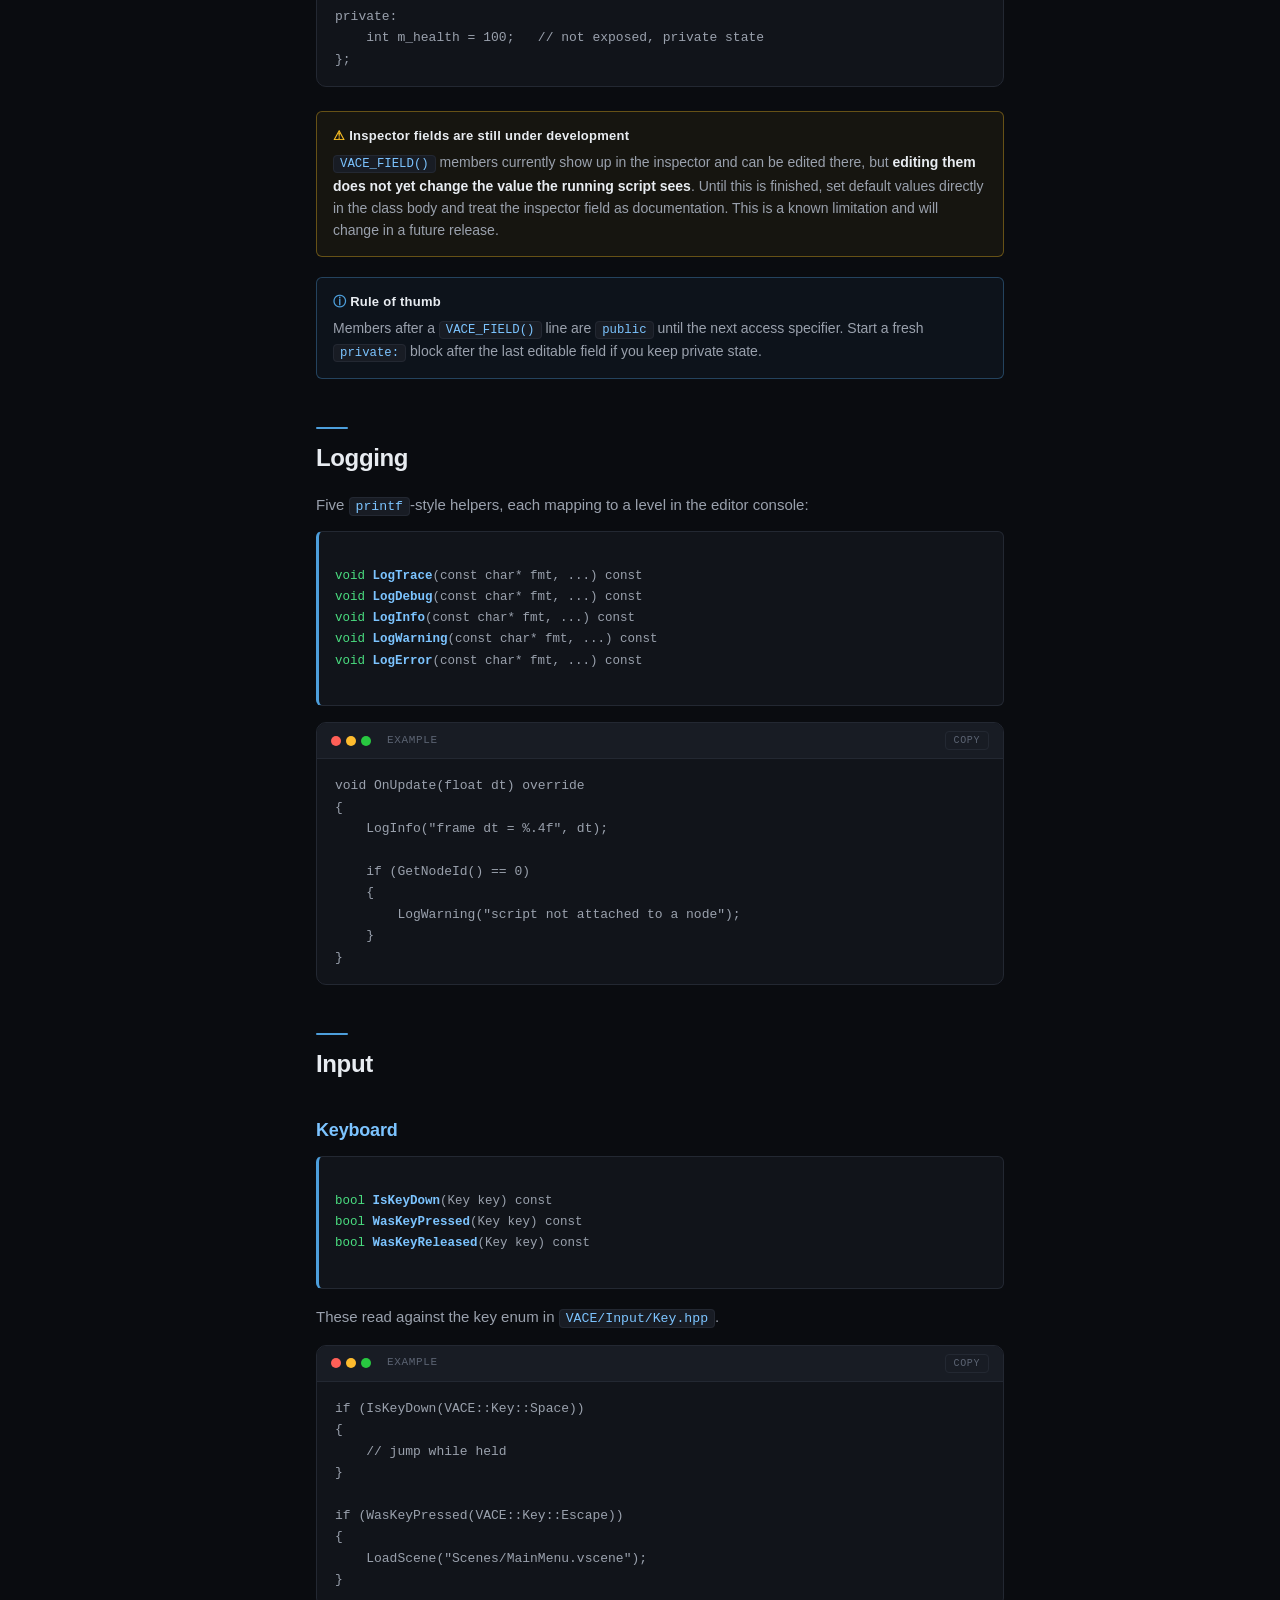
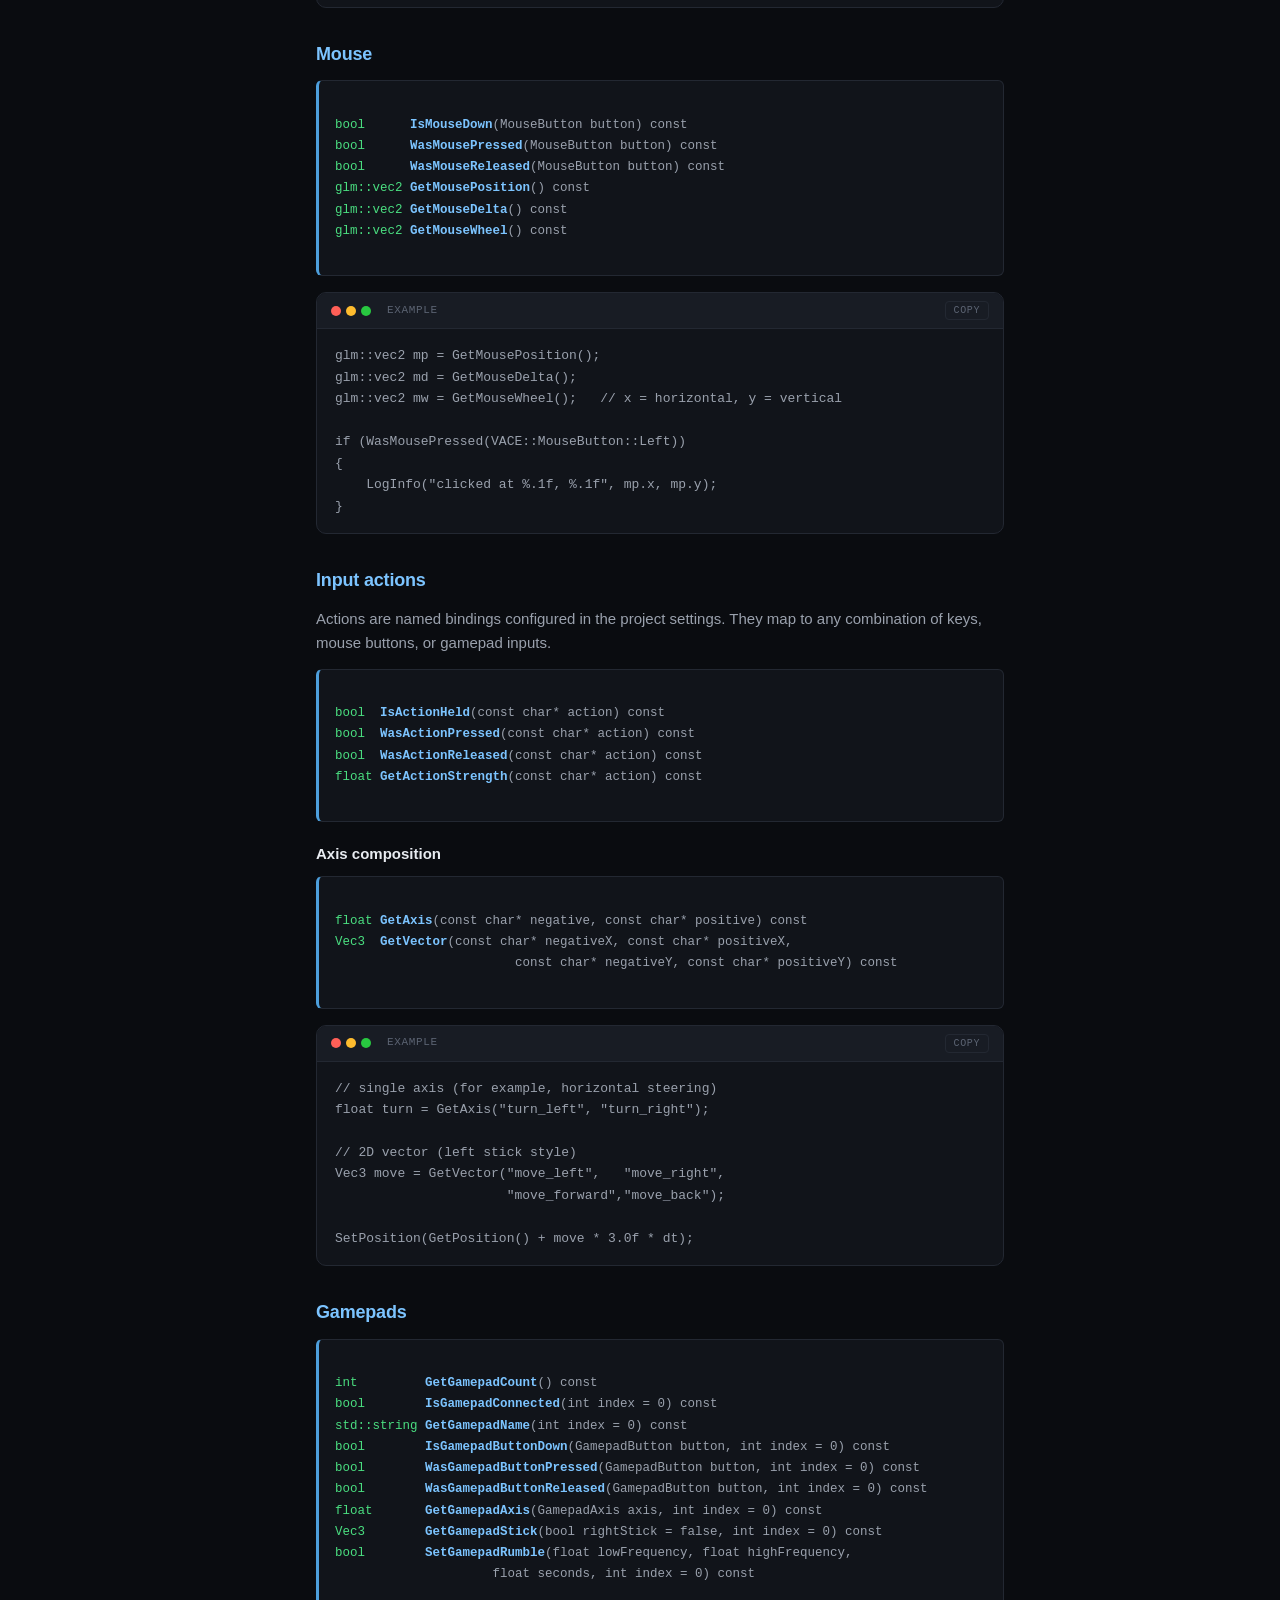
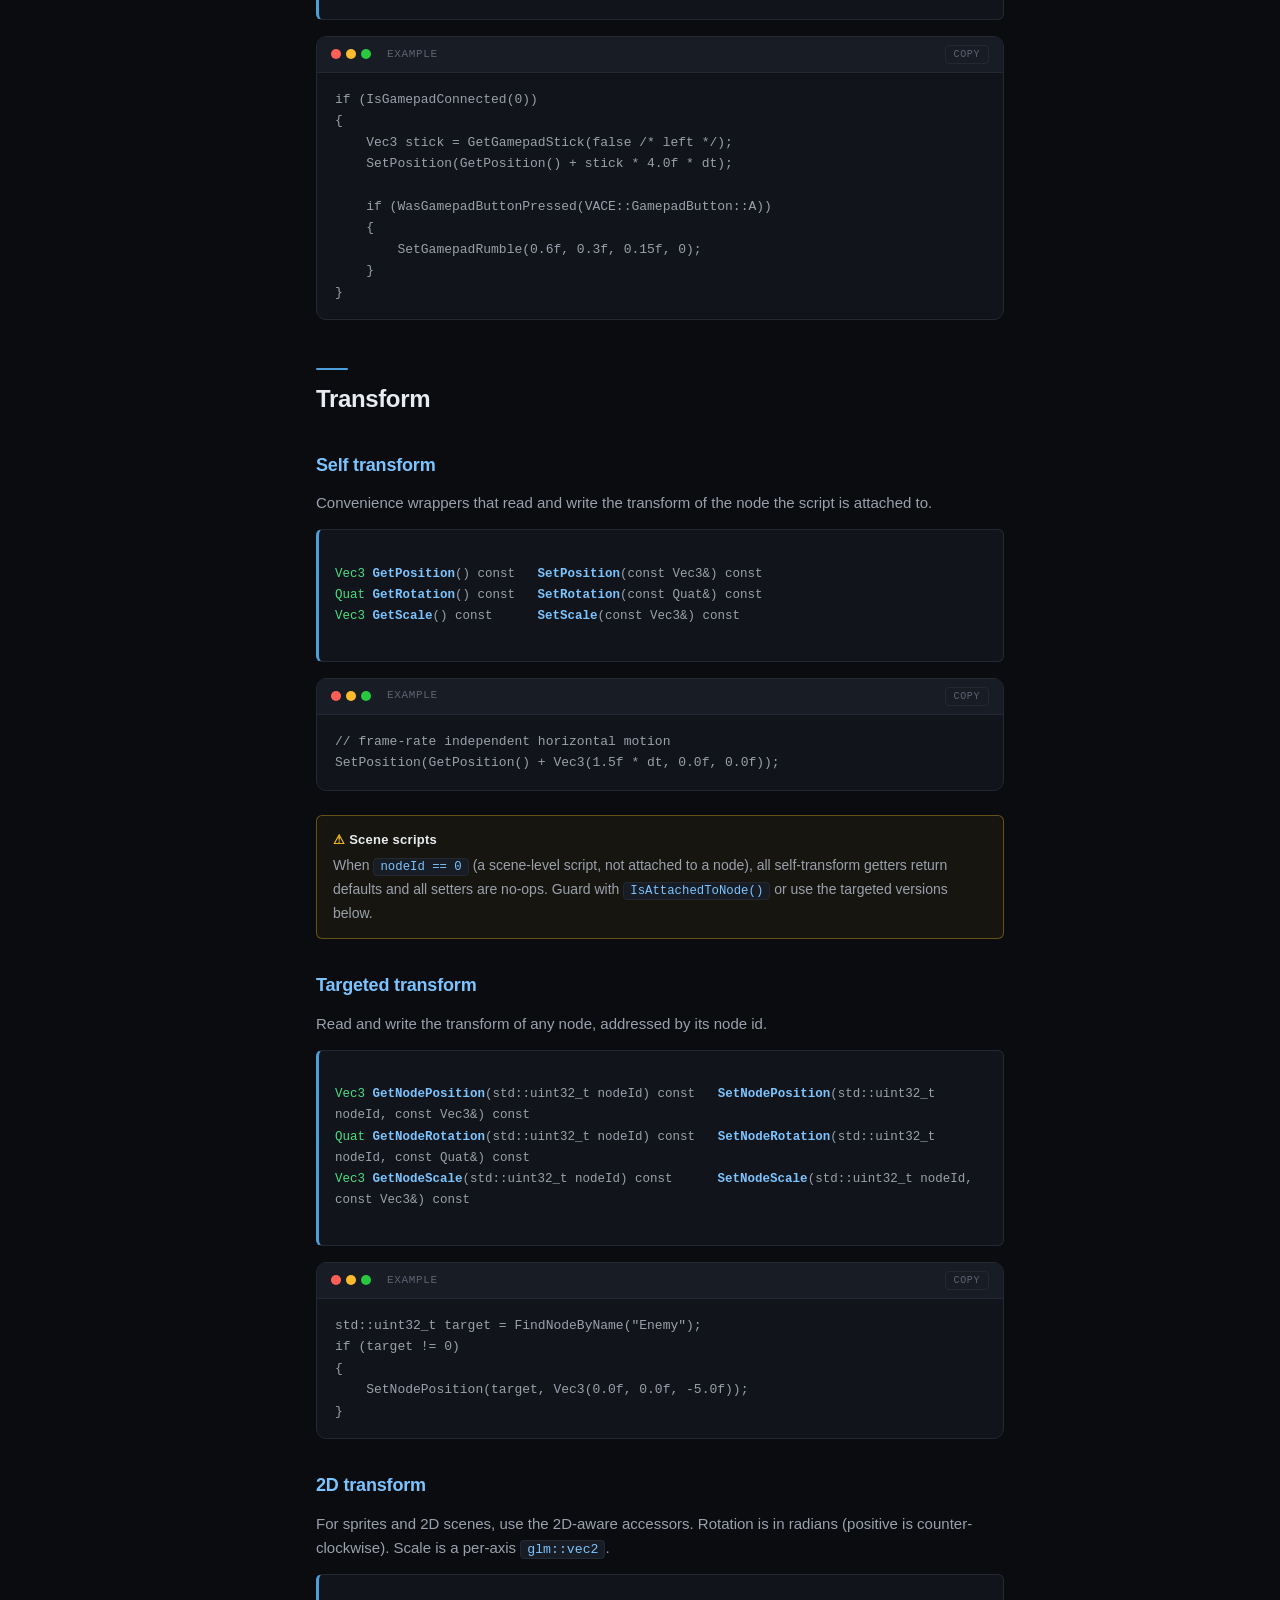
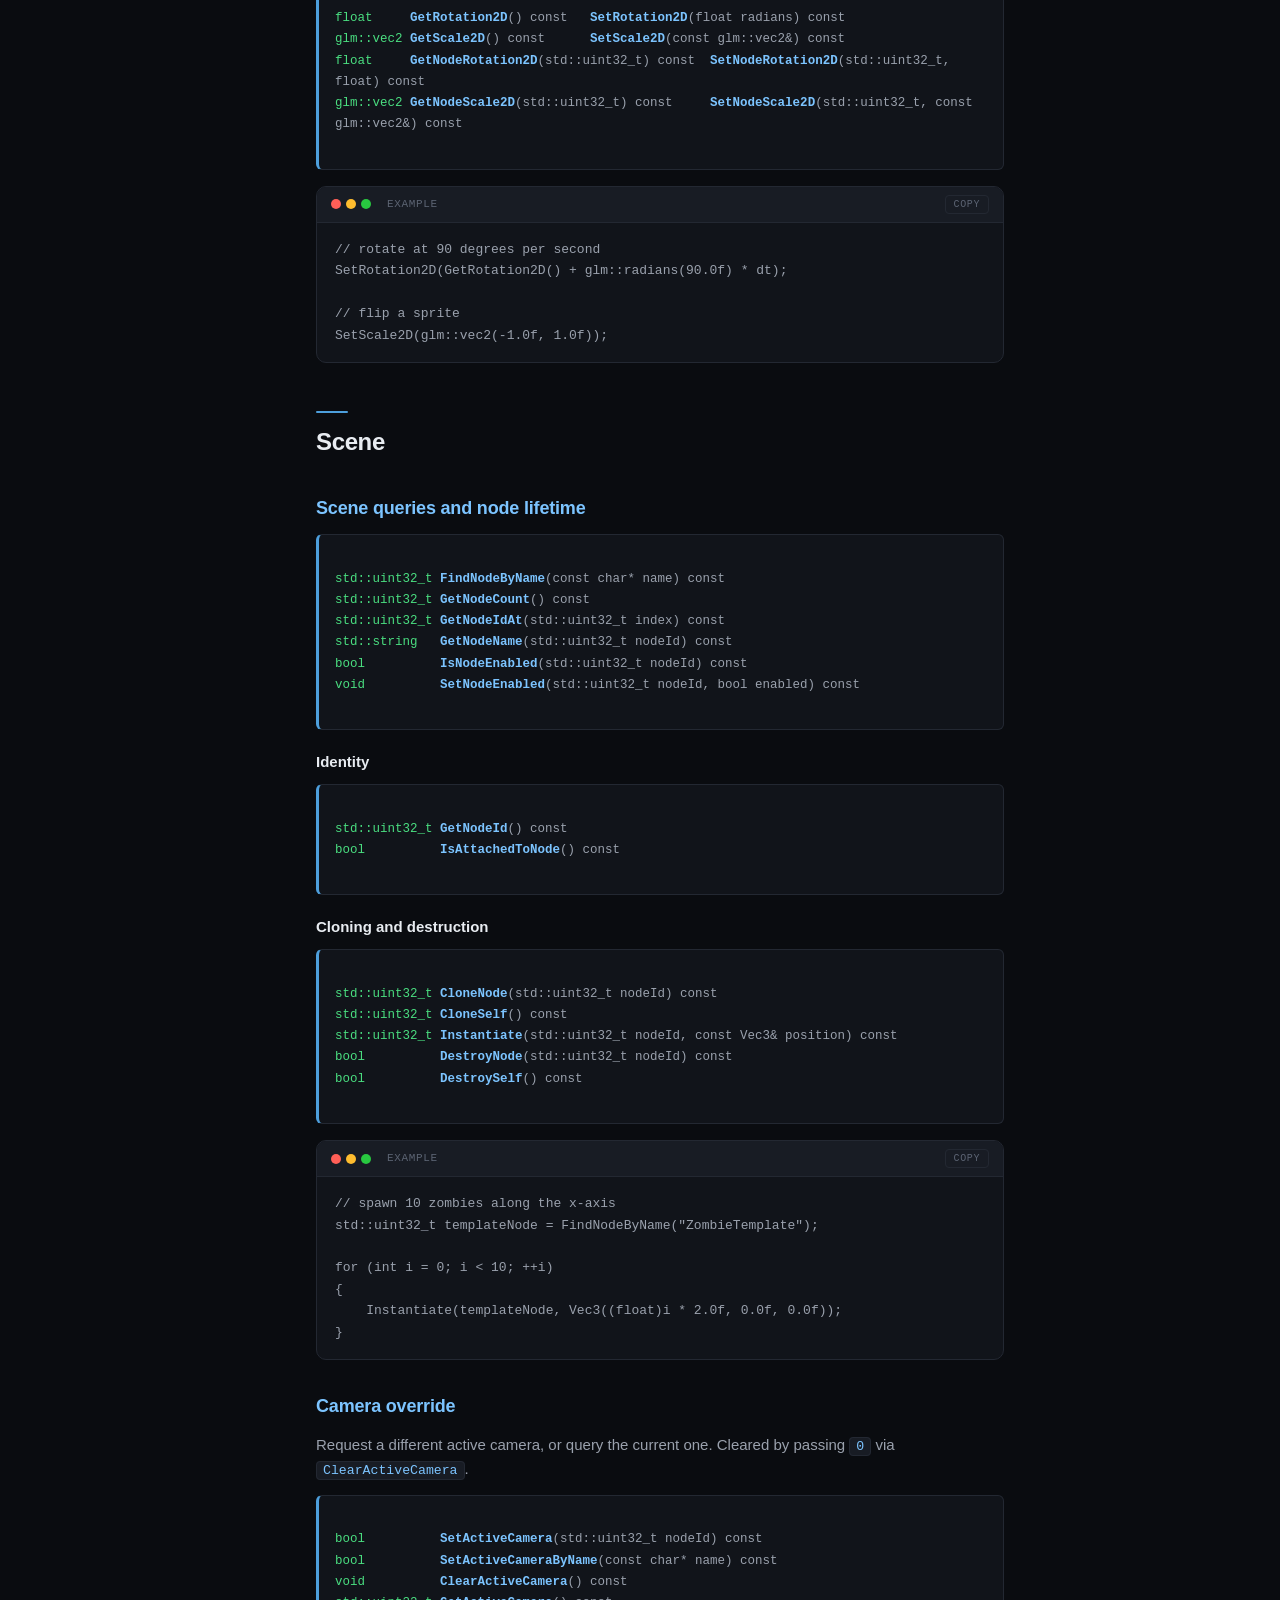
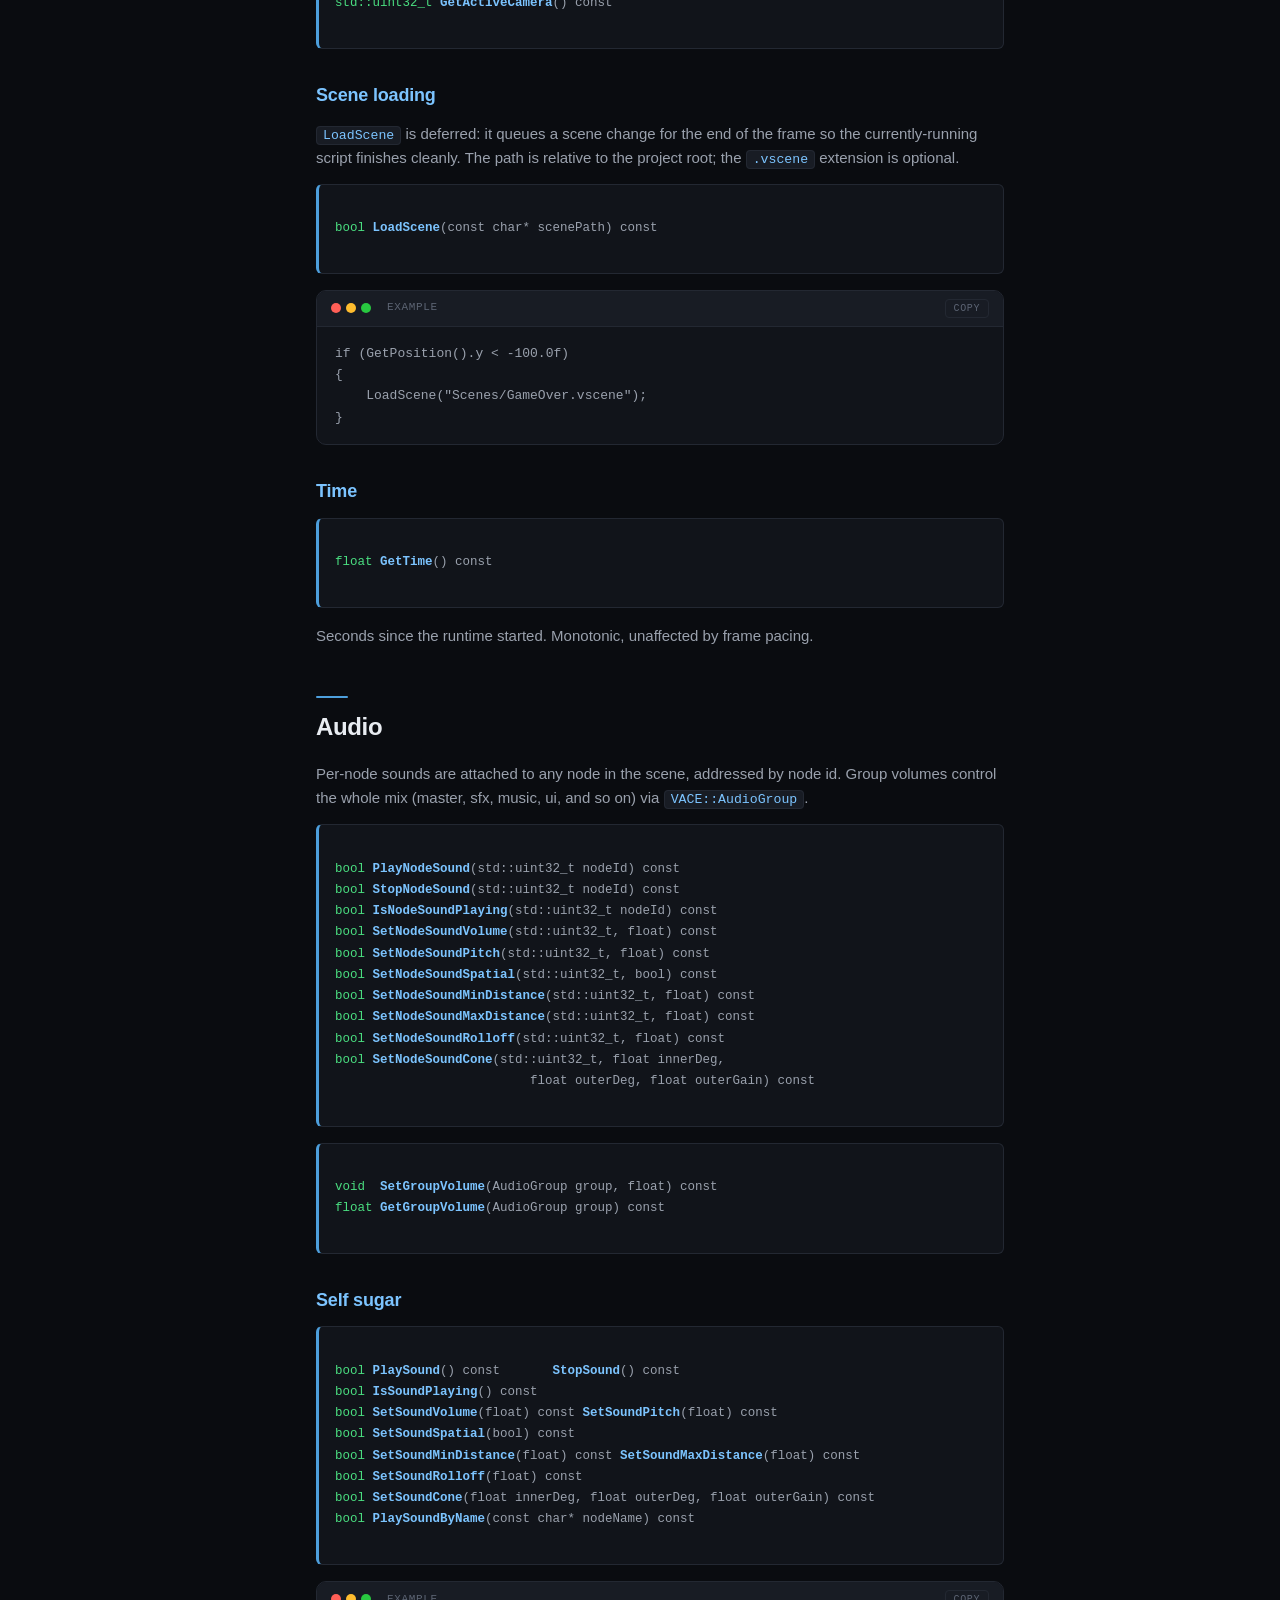
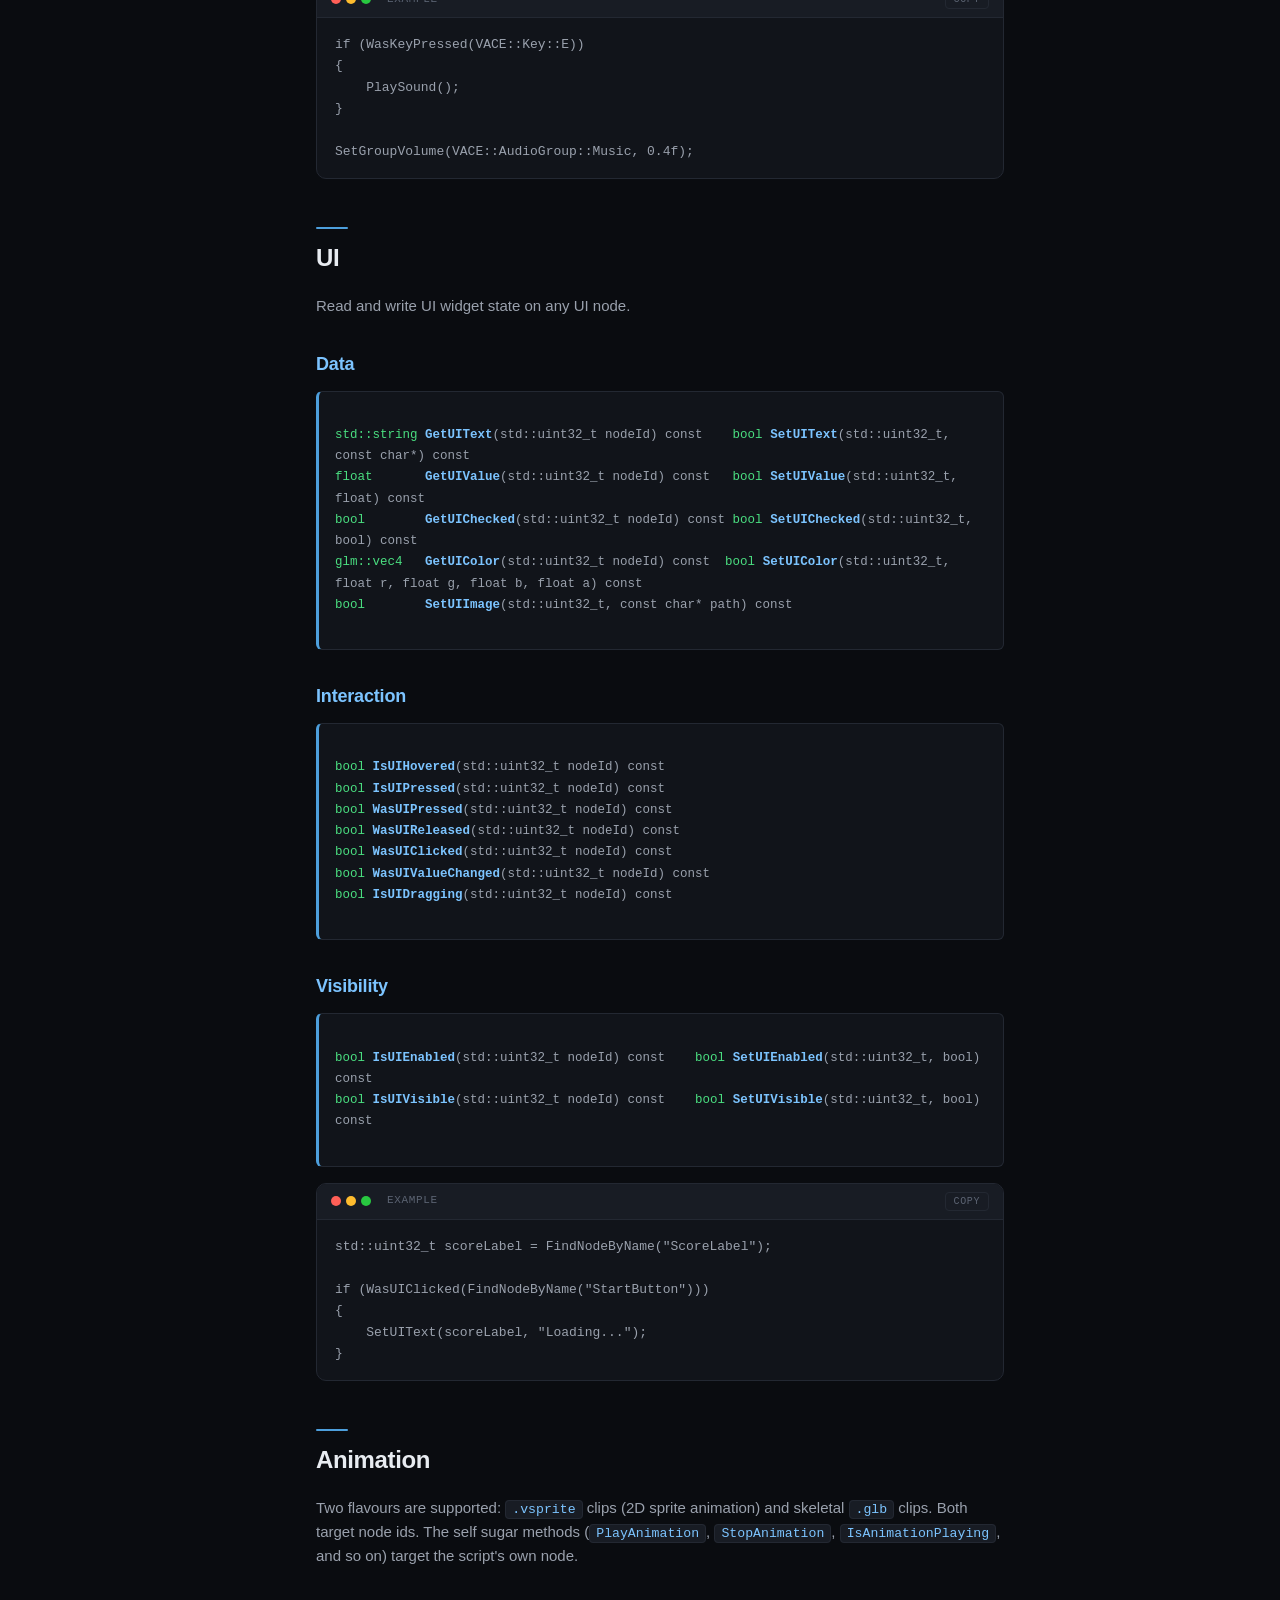
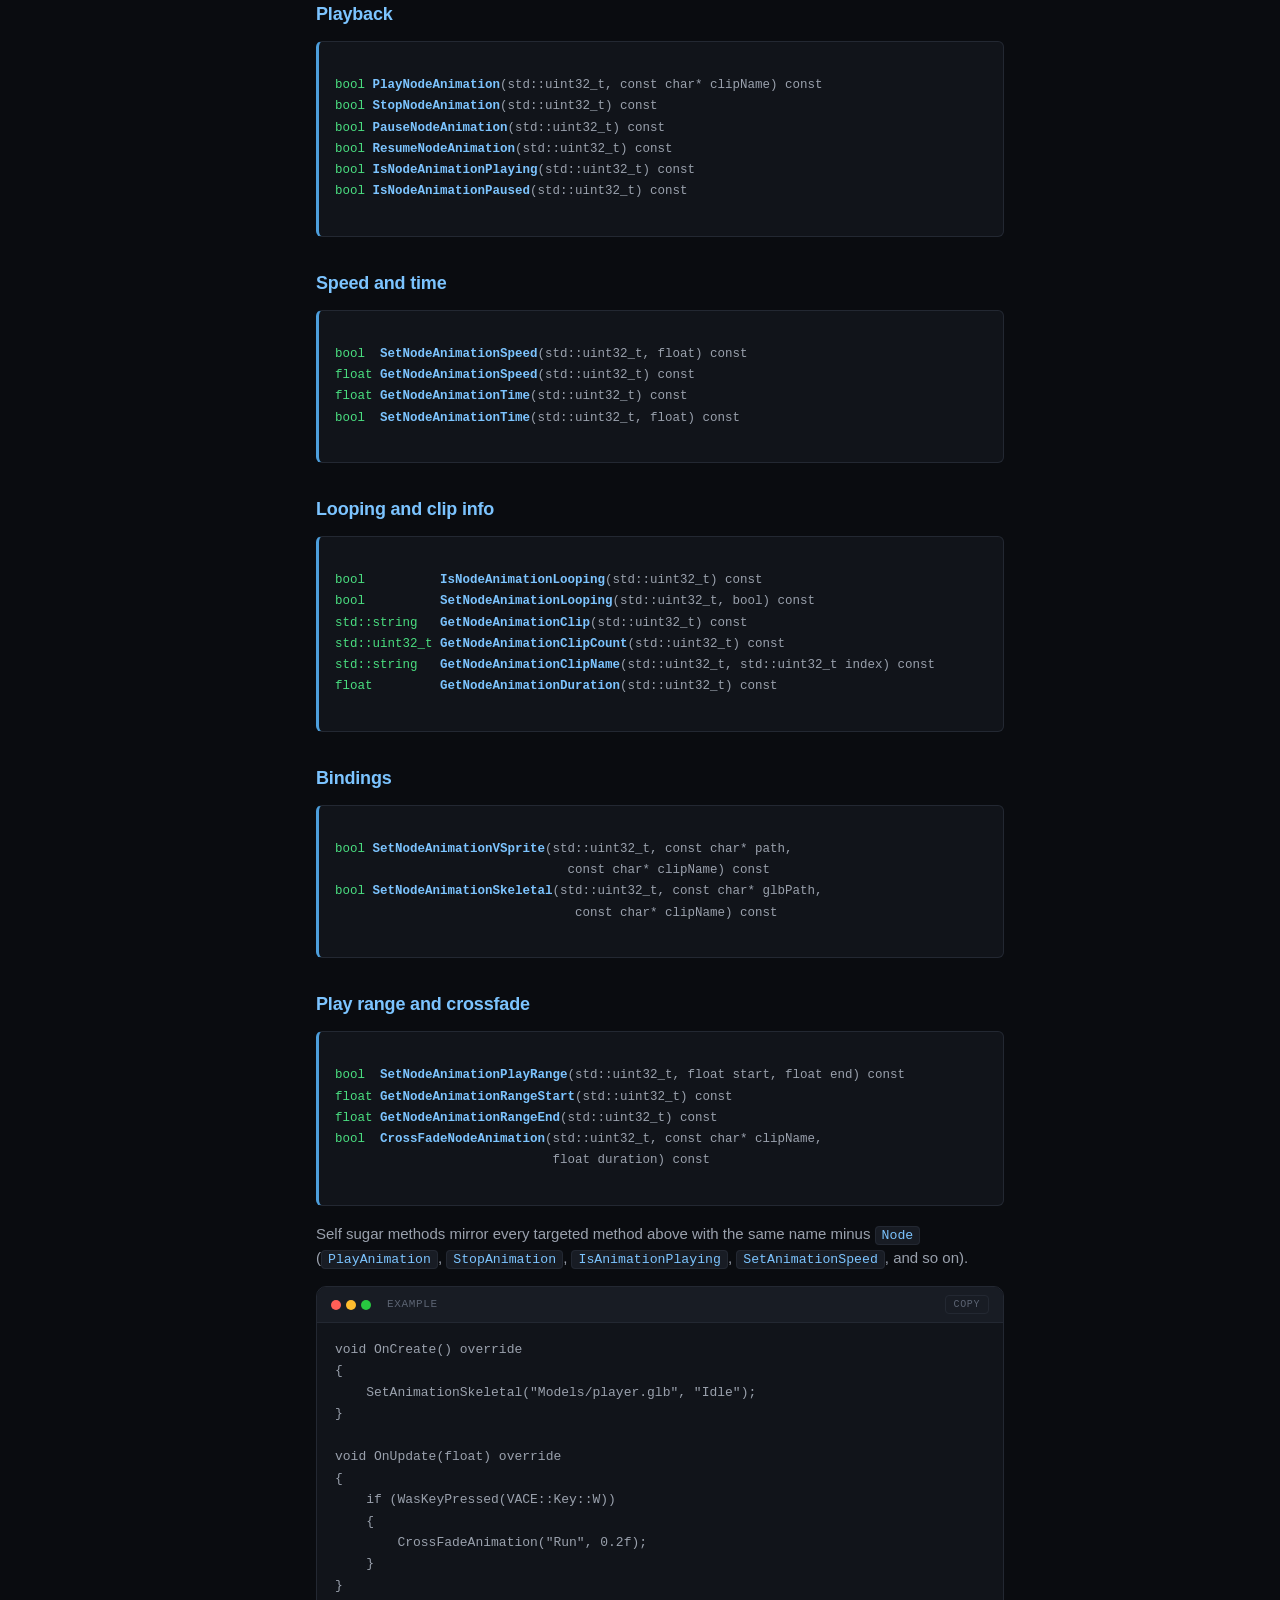
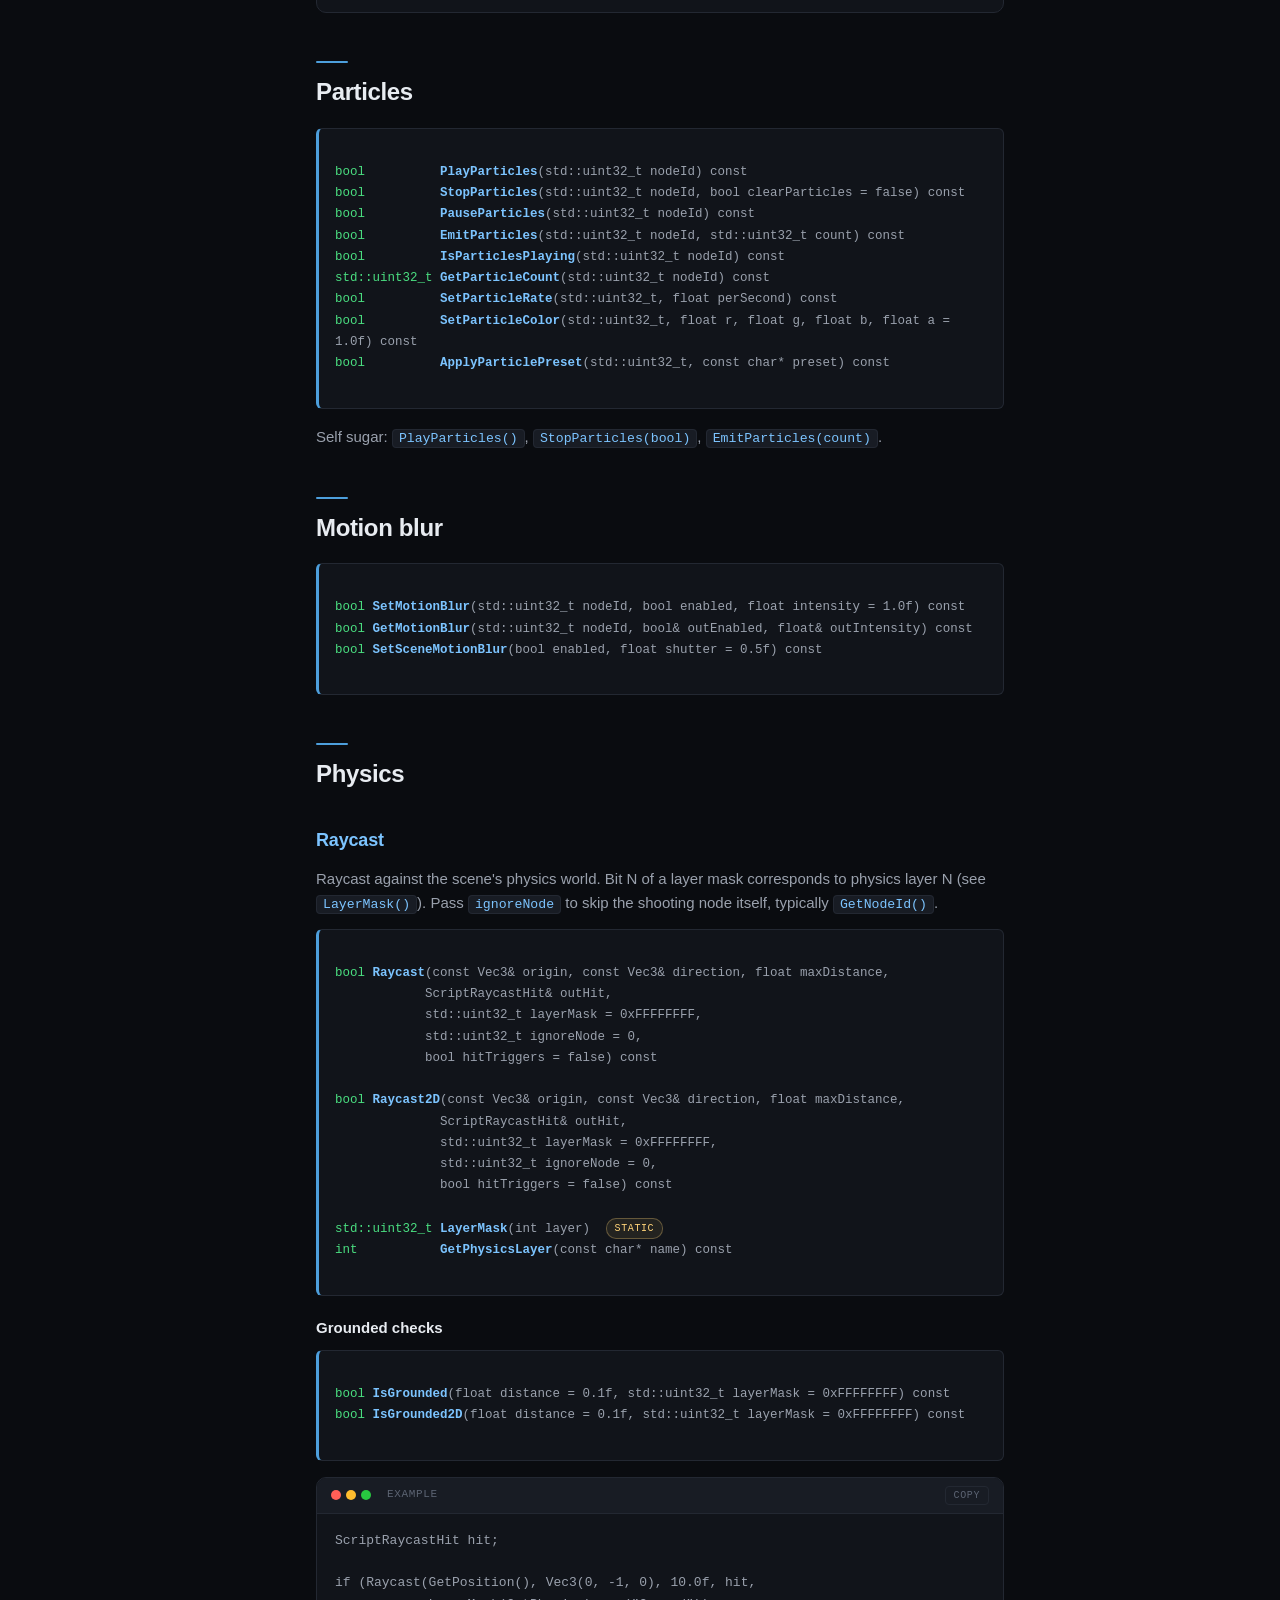
<file: docs/scripting.html>
<!DOCTYPE html>
<html lang="en">
<head>
  <meta charset="UTF-8" />
  <meta name="viewport" content="width=device-width, initial-scale=1.0" />
  <title>Script API reference — VACE Docs</title>
  <meta name="description" content="C++ scripting reference for VACE: lifecycle hooks, inspector fields, input, transform, scene, audio, UI, animation, particles, physics, IK, and JSON save data." />
  <link rel="stylesheet" href="assets/docs.css" />
</head>
<body>

  <!-- ============ HEADER ============ -->
  <header class="doc-header">
    <div class="doc-header__inner">
      <button class="doc-header__toggle" id="docToggle" aria-label="Toggle navigation">☰</button>

      <a href="index.html" class="doc-header__brand">
        <img src="assets/img/vace-logo.png" alt="" width="22" height="22" style="display:inline-block;vertical-align:middle;margin-right:8px;" />
        VACE <span class="doc-header__brand-badge">Docs</span>
      </a>

      <span class="doc-header__sep"></span>
      <span class="doc-header__title">v0.1.0 · ABI v7</span>

      <div class="doc-header__search">
        <input type="search" placeholder="Search docs…  (press /)" aria-label="Search documentation" />
      </div>

      <div class="doc-header__actions">
        <a href="https://github.com/IsaacAduDarko" class="doc-header__link">GitHub</a>
        <a href="https://discord.gg/vjYZsQzuMq" class="doc-header__link">Discord</a>
      </div>
    </div>
  </header>

  <div class="doc-backdrop" id="docBackdrop"></div>

  <!-- ============ LAYOUT ============ -->
  <div class="doc-layout">

    <!-- ============ SIDEBAR ============ -->
    <aside class="doc-sidebar" id="docSidebar">
      <div class="doc-sidebar__group">
        <span class="doc-sidebar__label">Getting Started</span>
        <a class="doc-sidebar__link" href="index.html">Overview</a>
        <a class="doc-sidebar__link" href="getting-started.html">Getting started</a>
        <a class="doc-sidebar__link" href="installation.html">Installation</a>
      </div>

      <div class="doc-sidebar__group">
        <span class="doc-sidebar__label">The Editor</span>
        <a class="doc-sidebar__link" href="editor.html">Editor walkthrough</a>
        <a class="doc-sidebar__link" href="editor.html#project-manager">Project Manager</a>
        <a class="doc-sidebar__link" href="editor.html#settings">Settings</a>
      </div>

      <div class="doc-sidebar__group">
        <span class="doc-sidebar__label">Scripting</span>
        <a class="doc-sidebar__link is-active" href="scripting.html">Script API reference</a>
        <a class="doc-sidebar__link" href="scripting.html#intro">Introduction</a>
        <a class="doc-sidebar__link" href="scripting.html#fields">Inspector fields</a>
        <a class="doc-sidebar__link" href="scripting.html#input">Input</a>
        <a class="doc-sidebar__link" href="scripting.html#transform">Transform</a>
        <a class="doc-sidebar__link" href="scripting.html#physics">Physics</a>
      </div>

      <div class="doc-sidebar__group">
        <span class="doc-sidebar__label">Reference</span>
        <a class="doc-sidebar__link" href="abi.html">ABI &amp; types</a>
      </div>

      <div class="doc-sidebar__group">
        <span class="doc-sidebar__label">About</span>
        <a class="doc-sidebar__link" href="about.html">Vanta Games</a>
        <a class="doc-sidebar__link" href="about.html#contact">Contact</a>
        <a class="doc-sidebar__link" href="about.html#changelog">Changelog</a>
      </div>
    </aside>

    <!-- ============ MAIN ============ -->
    <main class="doc-content" id="docContent">

      <nav class="doc-breadcrumb">
        <a href="index.html">Docs</a>
        <span class="doc-breadcrumb__sep">/</span>
        <a href="scripting.html">Scripting</a>
        <span class="doc-breadcrumb__sep">/</span>
        <span>Script API reference</span>
      </nav>

      <h1>Script API reference</h1>

      <p class="doc-lede">
        The C++ scripting interface for VACE. Scripts subclass <code>VACE::Script</code>,
        compile into a <code>.dll</code>, and attach to scene nodes. Everything the
        engine exposes to a script is documented here. Types, enums, and the low-level
        ABI are on the <a href="abi.html">ABI and types</a> page.
      </p>

      <div class="doc-callout doc-callout--info">
        <div class="doc-callout__body">
          <span class="doc-callout__title">Press / to search this page</span>
          <p>
            The search box at the top of the page filters the methods and sections on
            this page as you type. Use it to jump to a method by name, or to filter to
            a single API area (for example type <code>raycast</code> or <code>audio</code>).
          </p>
        </div>
      </div>

      <!-- ============================================================ -->
      <h2 id="intro">Introduction</h2>

      <p>
        The <code>VACE::Script</code> base class is the C++ interface used to write
        gameplay scripts that run inside the VACE runtime. A script is compiled into a
        <code>.dll</code>, registered with <code>VACE_REGISTER_SCRIPT</code>, and
        attached to a scene node (or to the scene itself).
      </p>

      <p>
        All engine calls go through a versioned function-pointer table,
        <code>VACE_ScriptContext</code>, which the runtime installs before
        <code>OnCreate</code> fires. Everything documented on this page is a thin
        inline wrapper over that table.
      </p>

      <h3>Minimal script</h3>

      <div class="doc-code">
        <div class="doc-code__head">
          <span class="doc-code__dots"><span></span><span></span><span></span></span>
          <span class="doc-code__lang">Spinner.cpp</span>
          <button class="doc-code__copy" type="button">Copy</button>
        </div>
        <pre><code>#include "VACE/Scripting/Script.hpp"

class Spinner : public VACE::Script
{
public:
    void OnUpdate(float dt) override
    {
        SetRotation2D(GetRotation2D() + glm::radians(90.0f) * dt);
    }
};

VACE_REGISTER_SCRIPT(Spinner)</code></pre>
      </div>

      <!-- ============================================================ -->
      <h2 id="quickstart">Quick start</h2>

      <ol>
        <li>In the editor, select a node and use the inspector to create a new script, or attach an existing one.</li>
        <li>Subclass <code>VACE::Script</code> in the generated <code>.cpp</code> file.</li>
        <li>Override <code>OnCreate</code>, <code>OnUpdate</code>, or <code>OnDestroy</code> as needed.</li>
        <li>End the file with <code>VACE_REGISTER_SCRIPT(ClassName)</code>. This emits the exported ABI entry points.</li>
        <li>Press Play. VACE builds any out-of-date script DLLs before the scene runs.</li>
      </ol>

      <!-- ============================================================ -->
      <h2 id="registration">Registration and lifecycle</h2>

      <p>
        <code>VACE_REGISTER_SCRIPT(ClassName)</code> exports the C entry points the
        runtime uses to create, drive, and destroy instances:
      </p>

      <div class="doc-sig">
<span class="ret">void*</span> <span class="name">vace_script_create</span><span class="args">(const VACE_ScriptContext* ctx)</span>
<span class="ret">void</span>  <span class="name">vace_script_destroy</span><span class="args">(void* p)</span>
<span class="ret">void</span>  <span class="name">vace_script_create_hook</span><span class="args">(void* p)</span>
<span class="ret">void</span>  <span class="name">vace_script_destroy_hook</span><span class="args">(void* p)</span>
<span class="ret">void</span>  <span class="name">vace_script_update</span><span class="args">(void* p, float dt)</span>
<span class="ret">std::uint32_t</span> <span class="name">vace_script_abi</span><span class="args">()</span>
      </div>

      <h3>Overridable lifecycle hooks</h3>

      <div class="doc-method">
        <h4>OnCreate<span class="doc-badge doc-badge--virtual">virtual</span></h4>
        <div class="doc-sig"><span class="ret">void</span> <span class="name">OnCreate</span><span class="args">()</span></div>
        <p>
          Called once, right after the script instance is constructed and its ABI
          context is installed. Inspector field values have already been applied. Use
          this to cache node IDs and set up state.
        </p>
      </div>

      <div class="doc-method">
        <h4>OnUpdate<span class="doc-badge doc-badge--virtual">virtual</span></h4>
        <div class="doc-sig"><span class="ret">void</span> <span class="name">OnUpdate</span><span class="args">(float dt)</span></div>
        <p>
          Called every frame while the script is active. <code>dt</code> is the
          elapsed seconds since the previous frame, so it is frame-rate independent.
        </p>
      </div>

      <div class="doc-method">
        <h4>OnDestroy<span class="doc-badge doc-badge--virtual">virtual</span></h4>
        <div class="doc-sig"><span class="ret">void</span> <span class="name">OnDestroy</span><span class="args">()</span></div>
        <p>Called once before the instance is freed. Release any non-trivial state.</p>
      </div>

      <div class="doc-method">
        <h4>GetFields<span class="doc-badge doc-badge--virtual">virtual</span></h4>
        <div class="doc-sig"><span class="ret">const std::vector&lt;ScriptFieldDesc&gt;&amp;</span> <span class="name">GetFields</span><span class="args">() const</span></div>
        <p>
          Optional. Return the reflection descriptors the editor uses to display the
          script's fields. The default returns an empty list.
        </p>
      </div>

      <!-- ============================================================ -->
      <h2 id="fields">Inspector fields</h2>

      <p>
        Prefix a public member with <code>VACE_FIELD()</code> to make it show up in the
        editor's inspector. Supported types: <code>float</code>, <code>double</code>,
        <code>int</code>, <code>bool</code>, <code>glm::vec2</code>,
        <code>glm::vec3</code>, <code>Vec3</code>, <code>std::string</code>.
      </p>

      <div class="doc-code">
        <div class="doc-code__head">
          <span class="doc-code__dots"><span></span><span></span><span></span></span>
          <span class="doc-code__lang">Player.cpp</span>
          <button class="doc-code__copy" type="button">Copy</button>
        </div>
        <pre><code>class Player : public VACE::Script
{
public:
    VACE_FIELD()
    float moveSpeed = 5.0f;

    VACE_FIELD()
    int maxHealth = 100;

    VACE_FIELD()
    bool invulnerable = false;

    VACE_FIELD()
    glm::vec3 spawnOffset{ 0.0f, 1.0f, 0.0f };

    VACE_FIELD()
    std::string greeting = "Hello";

private:
    int m_health = 100;   // not exposed, private state
};</code></pre>
      </div>

      <div class="doc-callout doc-callout--warn">
        <div class="doc-callout__body">
          <span class="doc-callout__title">Inspector fields are still under development</span>
          <p>
            <code>VACE_FIELD()</code> members currently show up in the inspector and
            can be edited there, but <strong>editing them does not yet change the value
            the running script sees</strong>. Until this is finished, set default values
            directly in the class body and treat the inspector field as documentation.
            This is a known limitation and will change in a future release.
          </p>
        </div>
      </div>

      <div class="doc-callout doc-callout--info">
        <div class="doc-callout__body">
          <span class="doc-callout__title">Rule of thumb</span>
          <p>
            Members after a <code>VACE_FIELD()</code> line are <code>public</code> until
            the next access specifier. Start a fresh <code>private:</code> block after
            the last editable field if you keep private state.
          </p>
        </div>
      </div>

      <!-- ============================================================ -->
      <h2 id="logging">Logging</h2>

      <p>
        Five <code>printf</code>-style helpers, each mapping to a level in the editor
        console:
      </p>

      <div class="doc-sig">
<span class="ret">void</span> <span class="name">LogTrace</span><span class="args">(const char* fmt, ...) const</span>
<span class="ret">void</span> <span class="name">LogDebug</span><span class="args">(const char* fmt, ...) const</span>
<span class="ret">void</span> <span class="name">LogInfo</span><span class="args">(const char* fmt, ...) const</span>
<span class="ret">void</span> <span class="name">LogWarning</span><span class="args">(const char* fmt, ...) const</span>
<span class="ret">void</span> <span class="name">LogError</span><span class="args">(const char* fmt, ...) const</span>
      </div>

      <div class="doc-code">
        <div class="doc-code__head">
          <span class="doc-code__dots"><span></span><span></span><span></span></span>
          <span class="doc-code__lang">example</span>
          <button class="doc-code__copy" type="button">Copy</button>
        </div>
        <pre><code>void OnUpdate(float dt) override
{
    LogInfo("frame dt = %.4f", dt);

    if (GetNodeId() == 0)
    {
        LogWarning("script not attached to a node");
    }
}</code></pre>
      </div>

      <!-- ============================================================ -->
      <h2 id="input">Input</h2>

      <h3 id="keyboard">Keyboard</h3>

      <div class="doc-sig">
<span class="ret">bool</span> <span class="name">IsKeyDown</span><span class="args">(Key key) const</span>
<span class="ret">bool</span> <span class="name">WasKeyPressed</span><span class="args">(Key key) const</span>
<span class="ret">bool</span> <span class="name">WasKeyReleased</span><span class="args">(Key key) const</span>
      </div>

      <p>These read against the key enum in <code>VACE/Input/Key.hpp</code>.</p>

      <div class="doc-code">
        <div class="doc-code__head">
          <span class="doc-code__dots"><span></span><span></span><span></span></span>
          <span class="doc-code__lang">example</span>
          <button class="doc-code__copy" type="button">Copy</button>
        </div>
        <pre><code>if (IsKeyDown(VACE::Key::Space))
{
    // jump while held
}

if (WasKeyPressed(VACE::Key::Escape))
{
    LoadScene("Scenes/MainMenu.vscene");
}</code></pre>
      </div>

      <h3 id="mouse">Mouse</h3>

      <div class="doc-sig">
<span class="ret">bool</span>      <span class="name">IsMouseDown</span><span class="args">(MouseButton button) const</span>
<span class="ret">bool</span>      <span class="name">WasMousePressed</span><span class="args">(MouseButton button) const</span>
<span class="ret">bool</span>      <span class="name">WasMouseReleased</span><span class="args">(MouseButton button) const</span>
<span class="ret">glm::vec2</span> <span class="name">GetMousePosition</span><span class="args">() const</span>
<span class="ret">glm::vec2</span> <span class="name">GetMouseDelta</span><span class="args">() const</span>
<span class="ret">glm::vec2</span> <span class="name">GetMouseWheel</span><span class="args">() const</span>
      </div>

      <div class="doc-code">
        <div class="doc-code__head">
          <span class="doc-code__dots"><span></span><span></span><span></span></span>
          <span class="doc-code__lang">example</span>
          <button class="doc-code__copy" type="button">Copy</button>
        </div>
        <pre><code>glm::vec2 mp = GetMousePosition();
glm::vec2 md = GetMouseDelta();
glm::vec2 mw = GetMouseWheel();   // x = horizontal, y = vertical

if (WasMousePressed(VACE::MouseButton::Left))
{
    LogInfo("clicked at %.1f, %.1f", mp.x, mp.y);
}</code></pre>
      </div>

      <h3 id="actions">Input actions</h3>

      <p>
        Actions are named bindings configured in the project settings. They map to any
        combination of keys, mouse buttons, or gamepad inputs.
      </p>

      <div class="doc-sig">
<span class="ret">bool</span>  <span class="name">IsActionHeld</span><span class="args">(const char* action) const</span>
<span class="ret">bool</span>  <span class="name">WasActionPressed</span><span class="args">(const char* action) const</span>
<span class="ret">bool</span>  <span class="name">WasActionReleased</span><span class="args">(const char* action) const</span>
<span class="ret">float</span> <span class="name">GetActionStrength</span><span class="args">(const char* action) const</span>
      </div>

      <h4>Axis composition</h4>

      <div class="doc-sig">
<span class="ret">float</span> <span class="name">GetAxis</span><span class="args">(const char* negative, const char* positive) const</span>
<span class="ret">Vec3</span>  <span class="name">GetVector</span><span class="args">(const char* negativeX, const char* positiveX,
                        const char* negativeY, const char* positiveY) const</span>
      </div>

      <div class="doc-code">
        <div class="doc-code__head">
          <span class="doc-code__dots"><span></span><span></span><span></span></span>
          <span class="doc-code__lang">example</span>
          <button class="doc-code__copy" type="button">Copy</button>
        </div>
        <pre><code>// single axis (for example, horizontal steering)
float turn = GetAxis("turn_left", "turn_right");

// 2D vector (left stick style)
Vec3 move = GetVector("move_left",   "move_right",
                      "move_forward","move_back");

SetPosition(GetPosition() + move * 3.0f * dt);</code></pre>
      </div>

      <h3 id="gamepads">Gamepads</h3>

      <div class="doc-sig">
<span class="ret">int</span>         <span class="name">GetGamepadCount</span><span class="args">() const</span>
<span class="ret">bool</span>        <span class="name">IsGamepadConnected</span><span class="args">(int index = 0) const</span>
<span class="ret">std::string</span> <span class="name">GetGamepadName</span><span class="args">(int index = 0) const</span>
<span class="ret">bool</span>        <span class="name">IsGamepadButtonDown</span><span class="args">(GamepadButton button, int index = 0) const</span>
<span class="ret">bool</span>        <span class="name">WasGamepadButtonPressed</span><span class="args">(GamepadButton button, int index = 0) const</span>
<span class="ret">bool</span>        <span class="name">WasGamepadButtonReleased</span><span class="args">(GamepadButton button, int index = 0) const</span>
<span class="ret">float</span>       <span class="name">GetGamepadAxis</span><span class="args">(GamepadAxis axis, int index = 0) const</span>
<span class="ret">Vec3</span>        <span class="name">GetGamepadStick</span><span class="args">(bool rightStick = false, int index = 0) const</span>
<span class="ret">bool</span>        <span class="name">SetGamepadRumble</span><span class="args">(float lowFrequency, float highFrequency,
                     float seconds, int index = 0) const</span>
      </div>

      <div class="doc-code">
        <div class="doc-code__head">
          <span class="doc-code__dots"><span></span><span></span><span></span></span>
          <span class="doc-code__lang">example</span>
          <button class="doc-code__copy" type="button">Copy</button>
        </div>
        <pre><code>if (IsGamepadConnected(0))
{
    Vec3 stick = GetGamepadStick(false /* left */);
    SetPosition(GetPosition() + stick * 4.0f * dt);

    if (WasGamepadButtonPressed(VACE::GamepadButton::A))
    {
        SetGamepadRumble(0.6f, 0.3f, 0.15f, 0);
    }
}</code></pre>
      </div>

      <!-- ============================================================ -->
      <h2 id="transform">Transform</h2>

      <h3 id="transform-self">Self transform</h3>

      <p>
        Convenience wrappers that read and write the transform of the node the script
        is attached to.
      </p>

      <div class="doc-sig">
<span class="ret">Vec3</span> <span class="name">GetPosition</span><span class="args">() const</span>   <span class="name">SetPosition</span><span class="args">(const Vec3&amp;) const</span>
<span class="ret">Quat</span> <span class="name">GetRotation</span><span class="args">() const</span>   <span class="name">SetRotation</span><span class="args">(const Quat&amp;) const</span>
<span class="ret">Vec3</span> <span class="name">GetScale</span><span class="args">() const</span>      <span class="name">SetScale</span><span class="args">(const Vec3&amp;) const</span>
      </div>

      <div class="doc-code">
        <div class="doc-code__head">
          <span class="doc-code__dots"><span></span><span></span><span></span></span>
          <span class="doc-code__lang">example</span>
          <button class="doc-code__copy" type="button">Copy</button>
        </div>
        <pre><code>// frame-rate independent horizontal motion
SetPosition(GetPosition() + Vec3(1.5f * dt, 0.0f, 0.0f));</code></pre>
      </div>

      <div class="doc-callout doc-callout--warn">
        <div class="doc-callout__body">
          <span class="doc-callout__title">Scene scripts</span>
          <p>
            When <code>nodeId == 0</code> (a scene-level script, not attached to a
            node), all self-transform getters return defaults and all setters are
            no-ops. Guard with <code>IsAttachedToNode()</code> or use the targeted
            versions below.
          </p>
        </div>
      </div>

      <h3 id="transform-node">Targeted transform</h3>

      <p>Read and write the transform of any node, addressed by its node id.</p>

      <div class="doc-sig">
<span class="ret">Vec3</span> <span class="name">GetNodePosition</span><span class="args">(std::uint32_t nodeId) const</span>   <span class="name">SetNodePosition</span><span class="args">(std::uint32_t nodeId, const Vec3&amp;) const</span>
<span class="ret">Quat</span> <span class="name">GetNodeRotation</span><span class="args">(std::uint32_t nodeId) const</span>   <span class="name">SetNodeRotation</span><span class="args">(std::uint32_t nodeId, const Quat&amp;) const</span>
<span class="ret">Vec3</span> <span class="name">GetNodeScale</span><span class="args">(std::uint32_t nodeId) const</span>      <span class="name">SetNodeScale</span><span class="args">(std::uint32_t nodeId, const Vec3&amp;) const</span>
      </div>

      <div class="doc-code">
        <div class="doc-code__head">
          <span class="doc-code__dots"><span></span><span></span><span></span></span>
          <span class="doc-code__lang">example</span>
          <button class="doc-code__copy" type="button">Copy</button>
        </div>
        <pre><code>std::uint32_t target = FindNodeByName("Enemy");
if (target != 0)
{
    SetNodePosition(target, Vec3(0.0f, 0.0f, -5.0f));
}</code></pre>
      </div>

      <h3 id="transform-2d">2D transform</h3>

      <p>
        For sprites and 2D scenes, use the 2D-aware accessors. Rotation is in radians
        (positive is counter-clockwise). Scale is a per-axis <code>glm::vec2</code>.
      </p>

      <div class="doc-sig">
<span class="ret">float</span>     <span class="name">GetRotation2D</span><span class="args">() const</span>   <span class="name">SetRotation2D</span><span class="args">(float radians) const</span>
<span class="ret">glm::vec2</span> <span class="name">GetScale2D</span><span class="args">() const</span>      <span class="name">SetScale2D</span><span class="args">(const glm::vec2&amp;) const</span>
<span class="ret">float</span>     <span class="name">GetNodeRotation2D</span><span class="args">(std::uint32_t) const</span>  <span class="name">SetNodeRotation2D</span><span class="args">(std::uint32_t, float) const</span>
<span class="ret">glm::vec2</span> <span class="name">GetNodeScale2D</span><span class="args">(std::uint32_t) const</span>     <span class="name">SetNodeScale2D</span><span class="args">(std::uint32_t, const glm::vec2&amp;) const</span>
      </div>

      <div class="doc-code">
        <div class="doc-code__head">
          <span class="doc-code__dots"><span></span><span></span><span></span></span>
          <span class="doc-code__lang">example</span>
          <button class="doc-code__copy" type="button">Copy</button>
        </div>
        <pre><code>// rotate at 90 degrees per second
SetRotation2D(GetRotation2D() + glm::radians(90.0f) * dt);

// flip a sprite
SetScale2D(glm::vec2(-1.0f, 1.0f));</code></pre>
      </div>

      <!-- ============================================================ -->
      <h2 id="scene">Scene</h2>

      <h3 id="scene-queries">Scene queries and node lifetime</h3>

      <div class="doc-sig">
<span class="ret">std::uint32_t</span> <span class="name">FindNodeByName</span><span class="args">(const char* name) const</span>
<span class="ret">std::uint32_t</span> <span class="name">GetNodeCount</span><span class="args">() const</span>
<span class="ret">std::uint32_t</span> <span class="name">GetNodeIdAt</span><span class="args">(std::uint32_t index) const</span>
<span class="ret">std::string</span>   <span class="name">GetNodeName</span><span class="args">(std::uint32_t nodeId) const</span>
<span class="ret">bool</span>          <span class="name">IsNodeEnabled</span><span class="args">(std::uint32_t nodeId) const</span>
<span class="ret">void</span>          <span class="name">SetNodeEnabled</span><span class="args">(std::uint32_t nodeId, bool enabled) const</span>
      </div>

      <h4>Identity</h4>

      <div class="doc-sig">
<span class="ret">std::uint32_t</span> <span class="name">GetNodeId</span><span class="args">() const</span>
<span class="ret">bool</span>          <span class="name">IsAttachedToNode</span><span class="args">() const</span>
      </div>

      <h4>Cloning and destruction</h4>

      <div class="doc-sig">
<span class="ret">std::uint32_t</span> <span class="name">CloneNode</span><span class="args">(std::uint32_t nodeId) const</span>
<span class="ret">std::uint32_t</span> <span class="name">CloneSelf</span><span class="args">() const</span>
<span class="ret">std::uint32_t</span> <span class="name">Instantiate</span><span class="args">(std::uint32_t nodeId, const Vec3&amp; position) const</span>
<span class="ret">bool</span>          <span class="name">DestroyNode</span><span class="args">(std::uint32_t nodeId) const</span>
<span class="ret">bool</span>          <span class="name">DestroySelf</span><span class="args">() const</span>
      </div>

      <div class="doc-code">
        <div class="doc-code__head">
          <span class="doc-code__dots"><span></span><span></span><span></span></span>
          <span class="doc-code__lang">example</span>
          <button class="doc-code__copy" type="button">Copy</button>
        </div>
        <pre><code>// spawn 10 zombies along the x-axis
std::uint32_t templateNode = FindNodeByName("ZombieTemplate");

for (int i = 0; i &lt; 10; ++i)
{
    Instantiate(templateNode, Vec3((float)i * 2.0f, 0.0f, 0.0f));
}</code></pre>
      </div>

      <h3 id="camera">Camera override</h3>

      <p>
        Request a different active camera, or query the current one. Cleared by
        passing <code>0</code> via <code>ClearActiveCamera</code>.
      </p>

      <div class="doc-sig">
<span class="ret">bool</span>          <span class="name">SetActiveCamera</span><span class="args">(std::uint32_t nodeId) const</span>
<span class="ret">bool</span>          <span class="name">SetActiveCameraByName</span><span class="args">(const char* name) const</span>
<span class="ret">void</span>          <span class="name">ClearActiveCamera</span><span class="args">() const</span>
<span class="ret">std::uint32_t</span> <span class="name">GetActiveCamera</span><span class="args">() const</span>
      </div>

      <h3 id="scene-loading">Scene loading</h3>

      <p>
        <code>LoadScene</code> is deferred: it queues a scene change for the end of the
        frame so the currently-running script finishes cleanly. The path is relative to
        the project root; the <code>.vscene</code> extension is optional.
      </p>

       <div class="doc-sig">
<span class="ret">bool</span> <span class="name">LoadScene</span><span class="args">(const char* scenePath) const</span>
      </div>

      <div class="doc-code">
        <div class="doc-code__head">
          <span class="doc-code__dots"><span></span><span></span><span></span></span>
          <span class="doc-code__lang">example</span>
          <button class="doc-code__copy" type="button">Copy</button>
        </div>
        <pre><code>if (GetPosition().y &lt; -100.0f)
{
    LoadScene("Scenes/GameOver.vscene");
}</code></pre>
      </div>

      <h3 id="time">Time</h3>

      <div class="doc-sig">
<span class="ret">float</span> <span class="name">GetTime</span><span class="args">() const</span>
      </div>

      <p>Seconds since the runtime started. Monotonic, unaffected by frame pacing.</p>

      <!-- ============================================================ -->
      <h2 id="audio">Audio</h2>

      <p>
        Per-node sounds are attached to any node in the scene, addressed by node id.
        Group volumes control the whole mix (master, sfx, music, ui, and so on) via
        <code>VACE::AudioGroup</code>.
      </p>

      <div class="doc-sig">
<span class="ret">bool</span> <span class="name">PlayNodeSound</span><span class="args">(std::uint32_t nodeId) const</span>
<span class="ret">bool</span> <span class="name">StopNodeSound</span><span class="args">(std::uint32_t nodeId) const</span>
<span class="ret">bool</span> <span class="name">IsNodeSoundPlaying</span><span class="args">(std::uint32_t nodeId) const</span>
<span class="ret">bool</span> <span class="name">SetNodeSoundVolume</span><span class="args">(std::uint32_t, float) const</span>
<span class="ret">bool</span> <span class="name">SetNodeSoundPitch</span><span class="args">(std::uint32_t, float) const</span>
<span class="ret">bool</span> <span class="name">SetNodeSoundSpatial</span><span class="args">(std::uint32_t, bool) const</span>
<span class="ret">bool</span> <span class="name">SetNodeSoundMinDistance</span><span class="args">(std::uint32_t, float) const</span>
<span class="ret">bool</span> <span class="name">SetNodeSoundMaxDistance</span><span class="args">(std::uint32_t, float) const</span>
<span class="ret">bool</span> <span class="name">SetNodeSoundRolloff</span><span class="args">(std::uint32_t, float) const</span>
<span class="ret">bool</span> <span class="name">SetNodeSoundCone</span><span class="args">(std::uint32_t, float innerDeg,
                          float outerDeg, float outerGain) const</span>
      </div>

      <div class="doc-sig">
<span class="ret">void</span>  <span class="name">SetGroupVolume</span><span class="args">(AudioGroup group, float) const</span>
<span class="ret">float</span> <span class="name">GetGroupVolume</span><span class="args">(AudioGroup group) const</span>
      </div>

      <h3>Self sugar</h3>

      <div class="doc-sig">
<span class="ret">bool</span> <span class="name">PlaySound</span><span class="args">() const</span>       <span class="name">StopSound</span><span class="args">() const</span>
<span class="ret">bool</span> <span class="name">IsSoundPlaying</span><span class="args">() const</span>
<span class="ret">bool</span> <span class="name">SetSoundVolume</span><span class="args">(float) const</span> <span class="name">SetSoundPitch</span><span class="args">(float) const</span>
<span class="ret">bool</span> <span class="name">SetSoundSpatial</span><span class="args">(bool) const</span>
<span class="ret">bool</span> <span class="name">SetSoundMinDistance</span><span class="args">(float) const</span> <span class="name">SetSoundMaxDistance</span><span class="args">(float) const</span>
<span class="ret">bool</span> <span class="name">SetSoundRolloff</span><span class="args">(float) const</span>
<span class="ret">bool</span> <span class="name">SetSoundCone</span><span class="args">(float innerDeg, float outerDeg, float outerGain) const</span>
<span class="ret">bool</span> <span class="name">PlaySoundByName</span><span class="args">(const char* nodeName) const</span>
      </div>

      <div class="doc-code">
        <div class="doc-code__head">
          <span class="doc-code__dots"><span></span><span></span><span></span></span>
          <span class="doc-code__lang">example</span>
          <button class="doc-code__copy" type="button">Copy</button>
        </div>
        <pre><code>if (WasKeyPressed(VACE::Key::E))
{
    PlaySound();
}

SetGroupVolume(VACE::AudioGroup::Music, 0.4f);</code></pre>
      </div>

      <!-- ============================================================ -->
      <h2 id="ui">UI</h2>

      <p>Read and write UI widget state on any UI node.</p>

      <h3>Data</h3>

      <div class="doc-sig">
<span class="ret">std::string</span> <span class="name">GetUIText</span><span class="args">(std::uint32_t nodeId) const</span>    <span class="ret">bool</span> <span class="name">SetUIText</span><span class="args">(std::uint32_t, const char*) const</span>
<span class="ret">float</span>       <span class="name">GetUIValue</span><span class="args">(std::uint32_t nodeId) const</span>   <span class="ret">bool</span> <span class="name">SetUIValue</span><span class="args">(std::uint32_t, float) const</span>
<span class="ret">bool</span>        <span class="name">GetUIChecked</span><span class="args">(std::uint32_t nodeId) const</span> <span class="ret">bool</span> <span class="name">SetUIChecked</span><span class="args">(std::uint32_t, bool) const</span>
<span class="ret">glm::vec4</span>   <span class="name">GetUIColor</span><span class="args">(std::uint32_t nodeId) const</span>  <span class="ret">bool</span> <span class="name">SetUIColor</span><span class="args">(std::uint32_t, float r, float g, float b, float a) const</span>
<span class="ret">bool</span>        <span class="name">SetUIImage</span><span class="args">(std::uint32_t, const char* path) const</span>
      </div>

      <h3>Interaction</h3>

      <div class="doc-sig">
<span class="ret">bool</span> <span class="name">IsUIHovered</span><span class="args">(std::uint32_t nodeId) const</span>
<span class="ret">bool</span> <span class="name">IsUIPressed</span><span class="args">(std::uint32_t nodeId) const</span>
<span class="ret">bool</span> <span class="name">WasUIPressed</span><span class="args">(std::uint32_t nodeId) const</span>
<span class="ret">bool</span> <span class="name">WasUIReleased</span><span class="args">(std::uint32_t nodeId) const</span>
<span class="ret">bool</span> <span class="name">WasUIClicked</span><span class="args">(std::uint32_t nodeId) const</span>
<span class="ret">bool</span> <span class="name">WasUIValueChanged</span><span class="args">(std::uint32_t nodeId) const</span>
<span class="ret">bool</span> <span class="name">IsUIDragging</span><span class="args">(std::uint32_t nodeId) const</span>
      </div>

      <h3>Visibility</h3>

      <div class="doc-sig">
<span class="ret">bool</span> <span class="name">IsUIEnabled</span><span class="args">(std::uint32_t nodeId) const</span>    <span class="ret">bool</span> <span class="name">SetUIEnabled</span><span class="args">(std::uint32_t, bool) const</span>
<span class="ret">bool</span> <span class="name">IsUIVisible</span><span class="args">(std::uint32_t nodeId) const</span>    <span class="ret">bool</span> <span class="name">SetUIVisible</span><span class="args">(std::uint32_t, bool) const</span>
      </div>

      <div class="doc-code">
        <div class="doc-code__head">
          <span class="doc-code__dots"><span></span><span></span><span></span></span>
          <span class="doc-code__lang">example</span>
          <button class="doc-code__copy" type="button">Copy</button>
        </div>
        <pre><code>std::uint32_t scoreLabel = FindNodeByName("ScoreLabel");

if (WasUIClicked(FindNodeByName("StartButton")))
{
    SetUIText(scoreLabel, "Loading...");
}</code></pre>
      </div>

      <!-- ============================================================ -->
      <h2 id="animation">Animation</h2>

      <p>
        Two flavours are supported: <code>.vsprite</code> clips (2D sprite animation)
        and skeletal <code>.glb</code> clips. Both target node ids. The self sugar
        methods (<code>PlayAnimation</code>, <code>StopAnimation</code>,
        <code>IsAnimationPlaying</code>, and so on) target the script's own node.
      </p>

      <h3>Playback</h3>

      <div class="doc-sig">
<span class="ret">bool</span> <span class="name">PlayNodeAnimation</span><span class="args">(std::uint32_t, const char* clipName) const</span>
<span class="ret">bool</span> <span class="name">StopNodeAnimation</span><span class="args">(std::uint32_t) const</span>
<span class="ret">bool</span> <span class="name">PauseNodeAnimation</span><span class="args">(std::uint32_t) const</span>
<span class="ret">bool</span> <span class="name">ResumeNodeAnimation</span><span class="args">(std::uint32_t) const</span>
<span class="ret">bool</span> <span class="name">IsNodeAnimationPlaying</span><span class="args">(std::uint32_t) const</span>
<span class="ret">bool</span> <span class="name">IsNodeAnimationPaused</span><span class="args">(std::uint32_t) const</span>
      </div>

      <h3>Speed and time</h3>

      <div class="doc-sig">
<span class="ret">bool</span>  <span class="name">SetNodeAnimationSpeed</span><span class="args">(std::uint32_t, float) const</span>
<span class="ret">float</span> <span class="name">GetNodeAnimationSpeed</span><span class="args">(std::uint32_t) const</span>
<span class="ret">float</span> <span class="name">GetNodeAnimationTime</span><span class="args">(std::uint32_t) const</span>
<span class="ret">bool</span>  <span class="name">SetNodeAnimationTime</span><span class="args">(std::uint32_t, float) const</span>
      </div>

      <h3>Looping and clip info</h3>

      <div class="doc-sig">
<span class="ret">bool</span>          <span class="name">IsNodeAnimationLooping</span><span class="args">(std::uint32_t) const</span>
<span class="ret">bool</span>          <span class="name">SetNodeAnimationLooping</span><span class="args">(std::uint32_t, bool) const</span>
<span class="ret">std::string</span>   <span class="name">GetNodeAnimationClip</span><span class="args">(std::uint32_t) const</span>
<span class="ret">std::uint32_t</span> <span class="name">GetNodeAnimationClipCount</span><span class="args">(std::uint32_t) const</span>
<span class="ret">std::string</span>   <span class="name">GetNodeAnimationClipName</span><span class="args">(std::uint32_t, std::uint32_t index) const</span>
<span class="ret">float</span>         <span class="name">GetNodeAnimationDuration</span><span class="args">(std::uint32_t) const</span>
      </div>

      <h3>Bindings</h3>

      <div class="doc-sig">
<span class="ret">bool</span> <span class="name">SetNodeAnimationVSprite</span><span class="args">(std::uint32_t, const char* path,
                               const char* clipName) const</span>
<span class="ret">bool</span> <span class="name">SetNodeAnimationSkeletal</span><span class="args">(std::uint32_t, const char* glbPath,
                                const char* clipName) const</span>
      </div>

      <h3>Play range and crossfade</h3>

      <div class="doc-sig">
<span class="ret">bool</span>  <span class="name">SetNodeAnimationPlayRange</span><span class="args">(std::uint32_t, float start, float end) const</span>
<span class="ret">float</span> <span class="name">GetNodeAnimationRangeStart</span><span class="args">(std::uint32_t) const</span>
<span class="ret">float</span> <span class="name">GetNodeAnimationRangeEnd</span><span class="args">(std::uint32_t) const</span>
<span class="ret">bool</span>  <span class="name">CrossFadeNodeAnimation</span><span class="args">(std::uint32_t, const char* clipName,
                             float duration) const</span>
      </div>

      <p>
        Self sugar methods mirror every targeted method above with the same name minus
        <code>Node</code> (<code>PlayAnimation</code>, <code>StopAnimation</code>,
        <code>IsAnimationPlaying</code>, <code>SetAnimationSpeed</code>, and so on).
      </p>

      <div class="doc-code">
        <div class="doc-code__head">
          <span class="doc-code__dots"><span></span><span></span><span></span></span>
          <span class="doc-code__lang">example</span>
          <button class="doc-code__copy" type="button">Copy</button>
        </div>
        <pre><code>void OnCreate() override
{
    SetAnimationSkeletal("Models/player.glb", "Idle");
}

void OnUpdate(float) override
{
    if (WasKeyPressed(VACE::Key::W))
    {
        CrossFadeAnimation("Run", 0.2f);
    }
}</code></pre>
      </div>

      <!-- ============================================================ -->
      <h2 id="particles">Particles</h2>

      <div class="doc-sig">
<span class="ret">bool</span>          <span class="name">PlayParticles</span><span class="args">(std::uint32_t nodeId) const</span>
<span class="ret">bool</span>          <span class="name">StopParticles</span><span class="args">(std::uint32_t nodeId, bool clearParticles = false) const</span>
<span class="ret">bool</span>          <span class="name">PauseParticles</span><span class="args">(std::uint32_t nodeId) const</span>
<span class="ret">bool</span>          <span class="name">EmitParticles</span><span class="args">(std::uint32_t nodeId, std::uint32_t count) const</span>
<span class="ret">bool</span>          <span class="name">IsParticlesPlaying</span><span class="args">(std::uint32_t nodeId) const</span>
<span class="ret">std::uint32_t</span> <span class="name">GetParticleCount</span><span class="args">(std::uint32_t nodeId) const</span>
<span class="ret">bool</span>          <span class="name">SetParticleRate</span><span class="args">(std::uint32_t, float perSecond) const</span>
<span class="ret">bool</span>          <span class="name">SetParticleColor</span><span class="args">(std::uint32_t, float r, float g, float b, float a = 1.0f) const</span>
<span class="ret">bool</span>          <span class="name">ApplyParticlePreset</span><span class="args">(std::uint32_t, const char* preset) const</span>
      </div>

      <p>
        Self sugar: <code>PlayParticles()</code>, <code>StopParticles(bool)</code>,
        <code>EmitParticles(count)</code>.
      </p>

      <!-- ============================================================ -->
      <h2 id="motionblur">Motion blur</h2>

      <div class="doc-sig">
<span class="ret">bool</span> <span class="name">SetMotionBlur</span><span class="args">(std::uint32_t nodeId, bool enabled, float intensity = 1.0f) const</span>
<span class="ret">bool</span> <span class="name">GetMotionBlur</span><span class="args">(std::uint32_t nodeId, bool&amp; outEnabled, float&amp; outIntensity) const</span>
<span class="ret">bool</span> <span class="name">SetSceneMotionBlur</span><span class="args">(bool enabled, float shutter = 0.5f) const</span>
      </div>

      <!-- ============================================================ -->
      <h2 id="physics">Physics</h2>

      <h3 id="raycast">Raycast</h3>

      <p>
        Raycast against the scene's physics world. Bit N of a layer mask corresponds to
        physics layer N (see <code>LayerMask()</code>). Pass <code>ignoreNode</code> to
        skip the shooting node itself, typically <code>GetNodeId()</code>.
      </p>

      <div class="doc-sig">
<span class="ret">bool</span> <span class="name">Raycast</span><span class="args">(const Vec3&amp; origin, const Vec3&amp; direction, float maxDistance,
            ScriptRaycastHit&amp; outHit,
            std::uint32_t layerMask = 0xFFFFFFFF,
            std::uint32_t ignoreNode = 0,
            bool hitTriggers = false) const</span>

<span class="ret">bool</span> <span class="name">Raycast2D</span><span class="args">(const Vec3&amp; origin, const Vec3&amp; direction, float maxDistance,
              ScriptRaycastHit&amp; outHit,
              std::uint32_t layerMask = 0xFFFFFFFF,
              std::uint32_t ignoreNode = 0,
              bool hitTriggers = false) const</span>

<span class="ret">std::uint32_t</span> <span class="name">LayerMask</span><span class="args">(int layer)</span> <span class="doc-badge doc-badge--static">static</span>
<span class="ret">int</span>           <span class="name">GetPhysicsLayer</span><span class="args">(const char* name) const</span>
      </div>

      <h4>Grounded checks</h4>

      <div class="doc-sig">
<span class="ret">bool</span> <span class="name">IsGrounded</span><span class="args">(float distance = 0.1f, std::uint32_t layerMask = 0xFFFFFFFF) const</span>
<span class="ret">bool</span> <span class="name">IsGrounded2D</span><span class="args">(float distance = 0.1f, std::uint32_t layerMask = 0xFFFFFFFF) const</span>
      </div>

      <div class="doc-code">
        <div class="doc-code__head">
          <span class="doc-code__dots"><span></span><span></span><span></span></span>
          <span class="doc-code__lang">example</span>
          <button class="doc-code__copy" type="button">Copy</button>
        </div>
        <pre><code>ScriptRaycastHit hit;

if (Raycast(GetPosition(), Vec3(0, -1, 0), 10.0f, hit,
            LayerMask(GetPhysicsLayer("Ground")),
            GetNodeId()))
{
    LogInfo("floor is at distance %.2f", hit.distance);
}</code></pre>
      </div>

      <h3 id="velocity">Velocity and forces</h3>

      <div class="doc-sig">
<span class="ret">bool</span> <span class="name">HasPhysicsBody</span><span class="args">(std::uint32_t nodeId) const</span>
<span class="ret">bool</span> <span class="name">HasPhysicsBody</span><span class="args">() const</span> <span class="doc-badge doc-badge--self">self</span>

<span class="ret">Vec3</span> <span class="name">GetLinearVelocity</span><span class="args">(std::uint32_t nodeId) const</span>  <span class="ret">bool</span> <span class="name">SetLinearVelocity</span><span class="args">(std::uint32_t, const Vec3&amp;) const</span>
<span class="ret">Vec3</span> <span class="name">GetAngularVelocity</span><span class="args">(std::uint32_t nodeId) const</span> <span class="ret">bool</span> <span class="name">SetAngularVelocity</span><span class="args">(std::uint32_t, const Vec3&amp;) const</span>
<span class="ret">bool</span> <span class="name">AddForce</span><span class="args">(std::uint32_t, const Vec3&amp;) const</span>
<span class="ret">bool</span> <span class="name">AddImpulse</span><span class="args">(std::uint32_t, const Vec3&amp;) const</span>
      </div>

      <div class="doc-sig">
<span class="ret">Vec3</span> <span class="name">GetVelocity</span><span class="args">() const</span>         <span class="ret">bool</span> <span class="name">SetVelocity</span><span class="args">(const Vec3&amp;) const</span>
<span class="ret">Vec3</span> <span class="name">GetAngularVelocity</span><span class="args">() const</span> <span class="ret">bool</span> <span class="name">SetAngularVelocity</span><span class="args">(const Vec3&amp;) const</span>
<span class="ret">bool</span> <span class="name">AddForce</span><span class="args">(const Vec3&amp;) const</span>  <span class="ret">bool</span> <span class="name">AddImpulse</span><span class="args">(const Vec3&amp;) const</span>
      </div>

      <h3 id="collisions">Collision events</h3>

      <p>
        Physics events are collected per frame. Query them once per update. Each event
        identifies the two nodes in the contact, whether the contact started or ended,
        and whether either side is a trigger.
      </p>

      <div class="doc-sig">
<span class="ret">std::vector&lt;ScriptCollision&gt;</span> <span class="name">GetCollisions</span><span class="args">(std::uint32_t nodeId, bool entered) const</span>
<span class="ret">std::vector&lt;ScriptCollision&gt;</span> <span class="name">GetCollisionsEntered</span><span class="args">() const</span>
<span class="ret">std::vector&lt;ScriptCollision&gt;</span> <span class="name">GetCollisionsExited</span><span class="args">() const</span>
      </div>

      <div class="doc-code">
        <div class="doc-code__head">
          <span class="doc-code__dots"><span></span><span></span><span></span></span>
          <span class="doc-code__lang">example</span>
          <button class="doc-code__copy" type="button">Copy</button>
        </div>
        <pre><code>for (const auto&amp; c : GetCollisionsEntered())
{
    if (c.isTrigger)   // e.g. hit a pickup
    {
        LogInfo("picked up node %u", c.other);
        DestroyNode(c.other);
    }
}</code></pre>
      </div>

      <!-- ============================================================ -->
      <h2 id="ik">Inverse kinematics</h2>

      <p>
        Drive an IK chain by name. Chains are configured in the editor's skeleton panel;
        the name identifies the chain within the node's skeleton.
      </p>

      <div class="doc-sig">
<span class="ret">bool</span> <span class="name">SetIKTarget</span><span class="args">(std::uint32_t nodeId, const char* chain, const Vec3&amp; target) const</span>
<span class="ret">bool</span> <span class="name">ClearIKTarget</span><span class="args">(std::uint32_t nodeId, const char* chain) const</span>
<span class="ret">bool</span> <span class="name">SetIKWeight</span><span class="args">(std::uint32_t nodeId, const char* chain, float weight) const</span>
<span class="ret">bool</span> <span class="name">SetIKEnabled</span><span class="args">(std::uint32_t nodeId, const char* chain, bool enabled) const</span>
      </div>

      <p>Self sugar mirrors these without the <code>nodeId</code> argument.</p>

      <!-- ============================================================ -->
      <h2 id="io">Save data (JSON I/O)</h2>

      <p>
        Persistent key/value storage backed by JSON files. The host owns all parsing.
        You pass a file path (relative to the project root) and a dotted key like
        <code>player.health</code> or <code>inventory.items[0].qty</code>. Each write
        reads the file, mutates one path, and writes it back atomically.
      </p>

      <div class="doc-sig">
<span class="ret">bool</span> <span class="name">SaveFloat</span><span class="args">(const char* path, const char* key, float) const</span>
<span class="ret">float</span> <span class="name">LoadFloat</span><span class="args">(const char* path, const char* key, float fallback = 0.0f) const</span>
<span class="ret">bool</span> <span class="name">SaveInt</span><span class="args">(const char* path, const char* key, int) const</span>
<span class="ret">int</span> <span class="name">LoadInt</span><span class="args">(const char* path, const char* key, int fallback = 0) const</span>
<span class="ret">bool</span> <span class="name">SaveBool</span><span class="args">(const char* path, const char* key, bool) const</span>
<span class="ret">bool</span> <span class="name">LoadBool</span><span class="args">(const char* path, const char* key, bool fallback = false) const</span>
<span class="ret">bool</span> <span class="name">SaveString</span><span class="args">(const char* path, const char* key, const std::string&amp;) const</span>
<span class="ret">std::string</span> <span class="name">LoadString</span><span class="args">(const char* path, const char* key, const std::string&amp; fallback = "") const</span>
<span class="ret">bool</span> <span class="name">DeleteKey</span><span class="args">(const char* path, const char* key) const</span>
<span class="ret">bool</span> <span class="name">KeyExists</span><span class="args">(const char* path, const char* key) const</span>
      </div>

      <div class="doc-code">
        <div class="doc-code__head">
          <span class="doc-code__dots"><span></span><span></span><span></span></span>
          <span class="doc-code__lang">example</span>
          <button class="doc-code__copy" type="button">Copy</button>
        </div>
        <pre><code>void OnCreate() override
{
    float hp = LoadFloat("saves/player.json", "player.health", 100.0f);
    LogInfo("loaded health = %.1f", hp);
}

void OnDestroy() override
{
    SaveFloat("saves/player.json", "player.health", 100.0f);
    SaveString("saves/player.json", "player.name", "Hero");
}</code></pre>
      </div>

      <!-- ============================================================ -->
      <h2 id="more">Next</h2>

      <p>
        Types, enums, and the low-level ABI notes have their own page:
        <a href="abi.html">ABI and types</a>.
      </p>

      <!-- ============ PAGINATION ============ -->
      <nav class="doc-pagination">
        <a href="editor.html" class="doc-pagination__prev">
          <span class="doc-pagination__label">Previous</span>
          <span class="doc-pagination__title">Editor walkthrough</span>
        </a>
        <a href="abi.html" class="doc-pagination__next">
          <span class="doc-pagination__label">Next</span>
          <span class="doc-pagination__title">ABI and types</span>
        </a>
      </nav>

    </main>

    <!-- ============ TOC ============ -->
    <aside class="doc-toc" id="docToc">
      <div class="doc-toc__label">On this page</div>
      <nav class="doc-toc__list" id="docTocList"></nav>
    </aside>

  </div>

  <button class="doc-top" id="docTop" title="Back to top">↑</button>

  <script src="assets/docs.js"></script>
</body>
</html>
</file>
<file: docs/assets/docs.css>
/* ============================================================
   VACE Docs — bundled stylesheet
   Self-contained. No CDN. No external fonts.
   Works from file:// and from a zip extract.
   ============================================================ */

:root {
  --bg:        #0a0c10;
  --bg-2:      #11141a;
  --bg-3:      #181c24;
  --bg-4:      #1f242e;
  --line:      #232832;
  --line-2:    #2e3541;
  --text:      #e8ecf1;
  --text-dim:  #9aa1ad;
  --text-mute: #5c6473;
  --accent:    #4d9fdc;
  --accent-hi: #7cc4ff;
  --accent-bg: rgba(77,159,220,.08);
  --ok:        #4ade80;
  --warn:      #fbbf24;
  --err:       #f87171;

  --font-sans: -apple-system, BlinkMacSystemFont, "Segoe UI", Roboto, Ubuntu, sans-serif;
  --font-mono: "SF Mono", Consolas, "Cascadia Mono", Menlo, "Courier New", monospace;

  --header-h:  60px;
  --sidebar-w: 260px;
  --toc-w:     220px;
  --radius:    6px;
  --radius-lg: 10px;
}

*, *::before, *::after { box-sizing: border-box; margin: 0; padding: 0; }

html { scroll-behavior: smooth; scroll-padding-top: calc(var(--header-h) + 20px); }

body {
  font-family: var(--font-sans);
  background: var(--bg);
  color: var(--text);
  line-height: 1.6;
  font-size: 15px;
  min-height: 100vh;
  -webkit-font-smoothing: antialiased;
}

a { color: var(--accent); text-decoration: none; }
a:hover { color: var(--accent-hi); text-decoration: underline; }

img { max-width: 100%; display: block; }

code, pre { font-family: var(--font-mono); }

/* ---------- Header ---------- */
.doc-header {
  position: sticky;
  top: 0;
  z-index: 100;
  height: var(--header-h);
  background: rgba(10,12,16,.92);
  backdrop-filter: blur(12px);
  border-bottom: 1px solid var(--line);
}

.doc-header__inner {
  max-width: 1400px;
  margin: 0 auto;
  padding: 0 24px;
  height: 100%;
  display: flex;
  align-items: center;
  gap: 20px;
}

.doc-header__brand {
  display: flex;
  align-items: center;
  gap: 10px;
  font-weight: 700;
  letter-spacing: .02em;
  font-size: 15px;
  color: var(--text);
}

.doc-header__brand:hover { text-decoration: none; }

.doc-header__brand-badge {
  color: var(--accent);
  font-family: var(--font-mono);
  font-size: 12px;
  padding: 2px 8px;
  border: 1px solid var(--line-2);
  border-radius: 4px;
  font-weight: 500;
}

.doc-header__sep {
  width: 1px;
  height: 20px;
  background: var(--line-2);
}

.doc-header__title {
  font-family: var(--font-mono);
  font-size: 13px;
  color: var(--text-dim);
  letter-spacing: .04em;
}

.doc-header__search {
  flex: 1;
  max-width: 380px;
  margin-left: auto;
  position: relative;
}

.doc-header__search input {
  width: 100%;
  background: var(--bg-2);
  border: 1px solid var(--line);
  border-radius: var(--radius);
  padding: 8px 12px 8px 34px;
  color: var(--text);
  font-size: 13px;
  font-family: var(--font-sans);
  outline: none;
  transition: border-color .15s;
}

.doc-header__search input:focus { border-color: var(--accent); }

.doc-header__search::before {
  content: '⌕';
  position: absolute;
  left: 12px;
  top: 50%;
  transform: translateY(-50%);
  color: var(--text-mute);
  font-size: 16px;
  pointer-events: none;
}

.doc-header__actions {
  display: flex;
  align-items: center;
  gap: 10px;
}

.doc-header__link {
  font-size: 13px;
  color: var(--text-dim);
  padding: 6px 12px;
  border-radius: var(--radius);
  transition: color .15s, background .15s;
}

.doc-header__link:hover {
  color: var(--text);
  background: var(--bg-3);
  text-decoration: none;
}

.doc-header__toggle {
  display: none;
  width: 36px;
  height: 36px;
  background: var(--bg-2);
  border: 1px solid var(--line);
  border-radius: var(--radius);
  color: var(--text);
  cursor: pointer;
  align-items: center;
  justify-content: center;
}

/* ---------- Layout ---------- */
.doc-layout {
  display: grid;
  grid-template-columns: var(--sidebar-w) minmax(0, 1fr) var(--toc-w);
  gap: 32px;
  max-width: 1400px;
  margin: 0 auto;
  padding: 32px 24px 80px;
  align-items: start;
}

/* ---------- Sidebar ---------- */
.doc-sidebar {
  position: sticky;
  top: calc(var(--header-h) + 24px);
  max-height: calc(100vh - var(--header-h) - 40px);
  overflow-y: auto;
  padding-right: 8px;
  font-size: 14px;
}

.doc-sidebar::-webkit-scrollbar { width: 6px; }
.doc-sidebar::-webkit-scrollbar-thumb {
  background: var(--line-2);
  border-radius: 3px;
}
.doc-sidebar::-webkit-scrollbar-track { background: transparent; }

.doc-sidebar__group { margin-bottom: 24px; }

.doc-sidebar__label {
  font-family: var(--font-mono);
  font-size: 11px;
  letter-spacing: .14em;
  text-transform: uppercase;
  color: var(--text-mute);
  padding: 0 8px 8px;
  margin-bottom: 4px;
}

.doc-sidebar__link {
  display: block;
  padding: 6px 10px;
  color: var(--text-dim);
  border-radius: var(--radius);
  border-left: 2px solid transparent;
  margin-left: -2px;
  transition: color .15s, background .15s, border-color .15s;
}

.doc-sidebar__link:hover {
  color: var(--text);
  background: var(--bg-3);
  text-decoration: none;
}

.doc-sidebar__link.is-active {
  color: var(--accent);
  background: var(--accent-bg);
  border-left-color: var(--accent);
  font-weight: 500;
}

/* ---------- Main content ---------- */
.doc-content { min-width: 0; max-width: 820px; }

.doc-breadcrumb {
  display: flex;
  align-items: center;
  gap: 8px;
  font-family: var(--font-mono);
  font-size: 12px;
  letter-spacing: .06em;
  text-transform: uppercase;
  color: var(--text-mute);
  margin-bottom: 12px;
}

.doc-breadcrumb a { color: var(--text-mute); }
.doc-breadcrumb a:hover { color: var(--accent); text-decoration: none; }
.doc-breadcrumb__sep { opacity: .5; }

.doc-content h1 {
  font-size: 32px;
  line-height: 1.15;
  letter-spacing: -.02em;
  margin-bottom: 12px;
}

.doc-lede {
  font-size: 17px;
  color: var(--text-dim);
  line-height: 1.55;
  margin-bottom: 32px;
  max-width: 68ch;
}

.doc-content h2 {
  font-size: 24px;
  letter-spacing: -.015em;
  margin: 48px 0 16px;
  padding-top: 12px;
  position: relative;
}

.doc-content h2::before {
  content: '';
  position: absolute;
  top: 0; left: 0;
  width: 32px; height: 2px;
  background: var(--accent);
  border-radius: 1px;
}

.doc-content h3 {
  font-size: 18px;
  letter-spacing: -.01em;
  margin: 32px 0 12px;
  color: var(--accent-hi);
}

.doc-content h4 {
  font-size: 15px;
  margin: 20px 0 8px;
  color: var(--text);
}

.doc-content p {
  margin-bottom: 14px;
  color: var(--text-dim);
}

.doc-content ul, .doc-content ol {
  margin: 0 0 20px 24px;
  color: var(--text-dim);
  line-height: 1.7;
}

.doc-content ul li, .doc-content ol li { margin-bottom: 6px; }

.doc-content li code,
.doc-content p code {
  background: var(--bg-3);
  border: 1px solid var(--line);
  padding: 1px 6px;
  border-radius: 4px;
  color: var(--accent-hi);
  font-size: 0.88em;
  white-space: nowrap;
}

.doc-content strong { color: var(--text); font-weight: 600; }
.doc-content em { color: var(--text); }

.doc-content hr {
  border: none;
  border-top: 1px solid var(--line);
  margin: 40px 0;
}

/* ---------- Code blocks ---------- */
.doc-code {
  position: relative;
  background: var(--bg-2);
  border: 1px solid var(--line);
  border-radius: var(--radius-lg);
  margin: 16px 0 24px;
  overflow: hidden;
}

.doc-code__head {
  display: flex;
  align-items: center;
  gap: 10px;
  padding: 8px 14px;
  background: var(--bg-3);
  border-bottom: 1px solid var(--line);
  font-family: var(--font-mono);
  font-size: 11px;
  color: var(--text-mute);
  letter-spacing: .06em;
  text-transform: uppercase;
}

.doc-code__dots {
  display: flex;
  gap: 5px;
}

.doc-code__dots span {
  width: 10px; height: 10px;
  border-radius: 50%;
  background: var(--line-2);
}

.doc-code__dots span:nth-child(1) { background: #ff5f57; }
.doc-code__dots span:nth-child(2) { background: #febc2e; }
.doc-code__dots span:nth-child(3) { background: #28c840; }

.doc-code__lang { margin-left: 6px; }

.doc-code__copy {
  margin-left: auto;
  background: transparent;
  border: 1px solid var(--line);
  color: var(--text-mute);
  font-family: var(--font-mono);
  font-size: 10px;
  letter-spacing: .06em;
  padding: 3px 8px;
  border-radius: 4px;
  cursor: pointer;
  text-transform: uppercase;
  transition: color .15s, border-color .15s;
}

.doc-code__copy:hover {
  color: var(--accent);
  border-color: rgba(77,159,220,.4);
}

.doc-code__copy.is-copied {
  color: var(--ok);
  border-color: rgba(74,222,128,.4);
}

.doc-code pre {
  padding: 16px 18px;
  overflow-x: auto;
  font-size: 13px;
  line-height: 1.65;
  color: var(--text-dim);
}

.doc-code code { white-space: pre; font-family: inherit; }

/* Simple token colors */
.doc-code .k { color: #ff7ab6; }   /* keyword */
.doc-code .s { color: #b4f8a8; }   /* string */
.doc-code .c { color: #5c6473; font-style: italic; }   /* comment */
.doc-code .n { color: #ffd479; }   /* number */
.doc-code .t { color: #7cd1ff; }   /* type */
.doc-code .f { color: #c5a3ff; }   /* function */

/* ---------- Callouts ---------- */
.doc-callout {
  display: flex;
  gap: 12px;
  padding: 14px 16px;
  border-radius: var(--radius);
  border: 1px solid var(--line);
  background: var(--bg-2);
  margin: 20px 0;
  font-size: 14px;
  line-height: 1.6;
}

.doc-callout__body { flex: 1; min-width: 0; color: var(--text-dim); }
.doc-callout__body p:last-child { margin-bottom: 0; }

.doc-callout__title {
  display: block;
  font-weight: 600;
  color: var(--text);
  margin-bottom: 4px;
  font-size: 13px;
  letter-spacing: .02em;
}

.doc-callout--info   { border-color: rgba(77,159,220,.35);  background: rgba(77,159,220,.05); }
.doc-callout--info   .doc-callout__title::before { content: 'ⓘ  '; color: var(--accent); }
.doc-callout--warn   { border-color: rgba(251,191,36,.35);  background: rgba(251,191,36,.05); }
.doc-callout--warn   .doc-callout__title::before { content: '⚠  '; color: var(--warn); }
.doc-callout--danger { border-color: rgba(248,113,113,.35); background: rgba(248,113,113,.05); }
.doc-callout--danger .doc-callout__title::before { content: '✕  '; color: var(--err); }
.doc-callout--success{ border-color: rgba(74,222,128,.35);  background: rgba(74,222,128,.05); }
.doc-callout--success .doc-callout__title::before { content: '✓  '; color: var(--ok); }

/* ---------- Tables ---------- */
.doc-table {
  width: 100%;
  border-collapse: collapse;
  margin: 16px 0 24px;
  border: 1px solid var(--line);
  border-radius: var(--radius);
  overflow: hidden;
  font-size: 14px;
}

.doc-table th, .doc-table td {
  padding: 10px 14px;
  text-align: left;
  border-bottom: 1px solid var(--line);
  vertical-align: top;
}

.doc-table th {
  background: var(--bg-3);
  color: var(--text);
  font-family: var(--font-mono);
  font-size: 11px;
  letter-spacing: .1em;
  text-transform: uppercase;
  font-weight: 500;
}

.doc-table tr:last-child td { border-bottom: none; }
.doc-table td { color: var(--text-dim); }

.doc-table code {
  font-family: var(--font-mono);
  font-size: 0.88em;
  color: var(--accent-hi);
  background: transparent;
  border: none;
  padding: 0;
}

/* ---------- Method signature blocks ---------- */
.doc-sig {
  background: var(--bg-2);
  border: 1px solid var(--line);
  border-left: 3px solid var(--accent);
  border-radius: var(--radius);
  padding: 12px 16px;
  font-family: var(--font-mono);
  font-size: 12.5px;
  line-height: 1.7;
  color: var(--text);
  margin: 10px 0 16px;
  white-space: pre-wrap;
  word-break: break-word;
}

.doc-sig .ret  { color: #4ade80; }
.doc-sig .name { color: var(--accent-hi); font-weight: 600; }
.doc-sig .args { color: var(--text-dim); }

.doc-method {
  margin: 24px 0 30px;
  padding-bottom: 20px;
  border-bottom: 1px dashed var(--line);
}

.doc-method:last-child { border-bottom: none; }

.doc-method h4 {
  margin: 0 0 6px;
  font-size: 15px;
  color: var(--text);
}

.doc-badge {
  display: inline-block;
  background: var(--bg-3);
  color: var(--text-mute);
  border: 1px solid var(--line-2);
  border-radius: 10px;
  padding: 1px 8px;
  font-family: var(--font-mono);
  font-size: 10px;
  letter-spacing: .06em;
  text-transform: uppercase;
  margin-left: 8px;
  vertical-align: middle;
}

.doc-badge--virtual { color: #d8c7ff; background: rgba(124,77,255,.12); border-color: rgba(124,77,255,.35); }
.doc-badge--static  { color: #ffd479; background: rgba(255,212,121,.08); border-color: rgba(255,212,121,.3); }
.doc-badge--self    { color: var(--ok); background: rgba(74,222,128,.08); border-color: rgba(74,222,128,.3); }

/* ---------- Screenshots ---------- */
.doc-shot {
  margin: 24px 0;
  border: 1px solid var(--line);
  border-radius: var(--radius-lg);
  overflow: hidden;
  background: var(--bg-2);
}

.doc-shot img { width: 100%; display: block; }

.doc-shot figcaption {
  padding: 10px 16px;
  font-size: 12.5px;
  color: var(--text-mute);
  font-family: var(--font-mono);
  letter-spacing: .02em;
  border-top: 1px solid var(--line);
  background: var(--bg-3);
}

/* ---------- TOC (right) ---------- */
.doc-toc {
  position: sticky;
  top: calc(var(--header-h) + 24px);
  max-height: calc(100vh - var(--header-h) - 40px);
  overflow-y: auto;
  font-size: 13px;
}

.doc-toc__label {
  font-family: var(--font-mono);
  font-size: 11px;
  letter-spacing: .14em;
  text-transform: uppercase;
  color: var(--text-mute);
  margin-bottom: 10px;
}

.doc-toc__list {
  display: flex;
  flex-direction: column;
  border-left: 1px solid var(--line);
}

.doc-toc__list a {
  display: block;
  padding: 5px 12px;
  color: var(--text-mute);
  border-left: 2px solid transparent;
  margin-left: -1px;
  line-height: 1.4;
  font-size: 13px;
  transition: color .15s, border-color .15s;
}

.doc-toc__list a:hover { color: var(--text); text-decoration: none; }

.doc-toc__list a.is-active {
  color: var(--accent);
  border-left-color: var(--accent);
}

.doc-toc__list a.toc-h3 { padding-left: 24px; font-size: 12px; }

/* ---------- Pagination ---------- */
.doc-pagination {
  display: grid;
  grid-template-columns: 1fr 1fr;
  gap: 16px;
  margin-top: 64px;
  padding-top: 32px;
  border-top: 1px solid var(--line);
}

.doc-pagination a {
  display: flex;
  flex-direction: column;
  gap: 4px;
  padding: 16px 18px;
  border: 1px solid var(--line);
  border-radius: var(--radius);
  background: var(--bg-2);
  transition: border-color .2s, background .2s, transform .2s;
}

.doc-pagination a:hover {
  border-color: rgba(77,159,220,.4);
  background: var(--bg-3);
  transform: translateY(-2px);
  text-decoration: none;
}

.doc-pagination__label {
  font-family: var(--font-mono);
  font-size: 11px;
  letter-spacing: .12em;
  text-transform: uppercase;
  color: var(--text-mute);
}

.doc-pagination__title {
  font-size: 14px;
  font-weight: 600;
  color: var(--text);
}

.doc-pagination__next { text-align: right; align-items: flex-end; }

/* ---------- Back to top ---------- */
.doc-top {
  position: fixed;
  right: 24px;
  bottom: 24px;
  width: 40px;
  height: 40px;
  background: var(--bg-3);
  border: 1px solid var(--line-2);
  border-radius: 50%;
  color: var(--text-dim);
  cursor: pointer;
  display: none;
  align-items: center;
  justify-content: center;
  font-size: 16px;
  z-index: 50;
}

.doc-top.show { display: flex; }
.doc-top:hover { color: var(--accent); border-color: var(--accent); }

/* ---------- Backdrop ---------- */
.doc-backdrop {
  display: none;
  position: fixed;
  inset: 0;
  background: rgba(0,0,0,.65);
  backdrop-filter: blur(4px);
  z-index: 90;
}

.doc-backdrop.is-open { display: block; }

/* ---------- Responsive ---------- */
@media (max-width: 1200px) {
  .doc-layout { grid-template-columns: var(--sidebar-w) minmax(0, 1fr); }
  .doc-toc { display: none; }
}

@media (max-width: 900px) {
  .doc-header__search { max-width: 200px; }
  .doc-header__title { display: none; }
  .doc-header__sep { display: none; }
}

@media (max-width: 768px) {
  .doc-header__toggle { display: flex; }
  .doc-header__search { display: none; }
  .doc-header__actions { display: none; }
  .doc-layout {
    grid-template-columns: 1fr;
    padding-top: 20px;
    gap: 20px;
  }
  .doc-sidebar {
    position: fixed;
    top: 0;
    left: 0;
    bottom: 0;
    width: min(320px, 85vw);
    max-height: none;
    height: 100vh;
    background: var(--bg-2);
    border-right: 1px solid var(--line);
    padding: 80px 20px 24px;
    z-index: 95;
    transform: translateX(-100%);
    transition: transform .3s cubic-bezier(.2,.7,.2,1);
  }
  .doc-sidebar.is-open { transform: translateX(0); }
  .doc-content h1 { font-size: 26px; }
  .doc-content h2 { font-size: 20px; }
}

@media (max-width: 480px) {
  .doc-pagination { grid-template-columns: 1fr; }
  .doc-pagination__next { text-align: left; align-items: flex-start; }
  .doc-content h1 { font-size: 22px; }
}

@media (prefers-reduced-motion: reduce) {
  *, *::before, *::after {
    animation-duration: .01ms !important;
    transition-duration: .01ms !important;
  }
}
</file>
